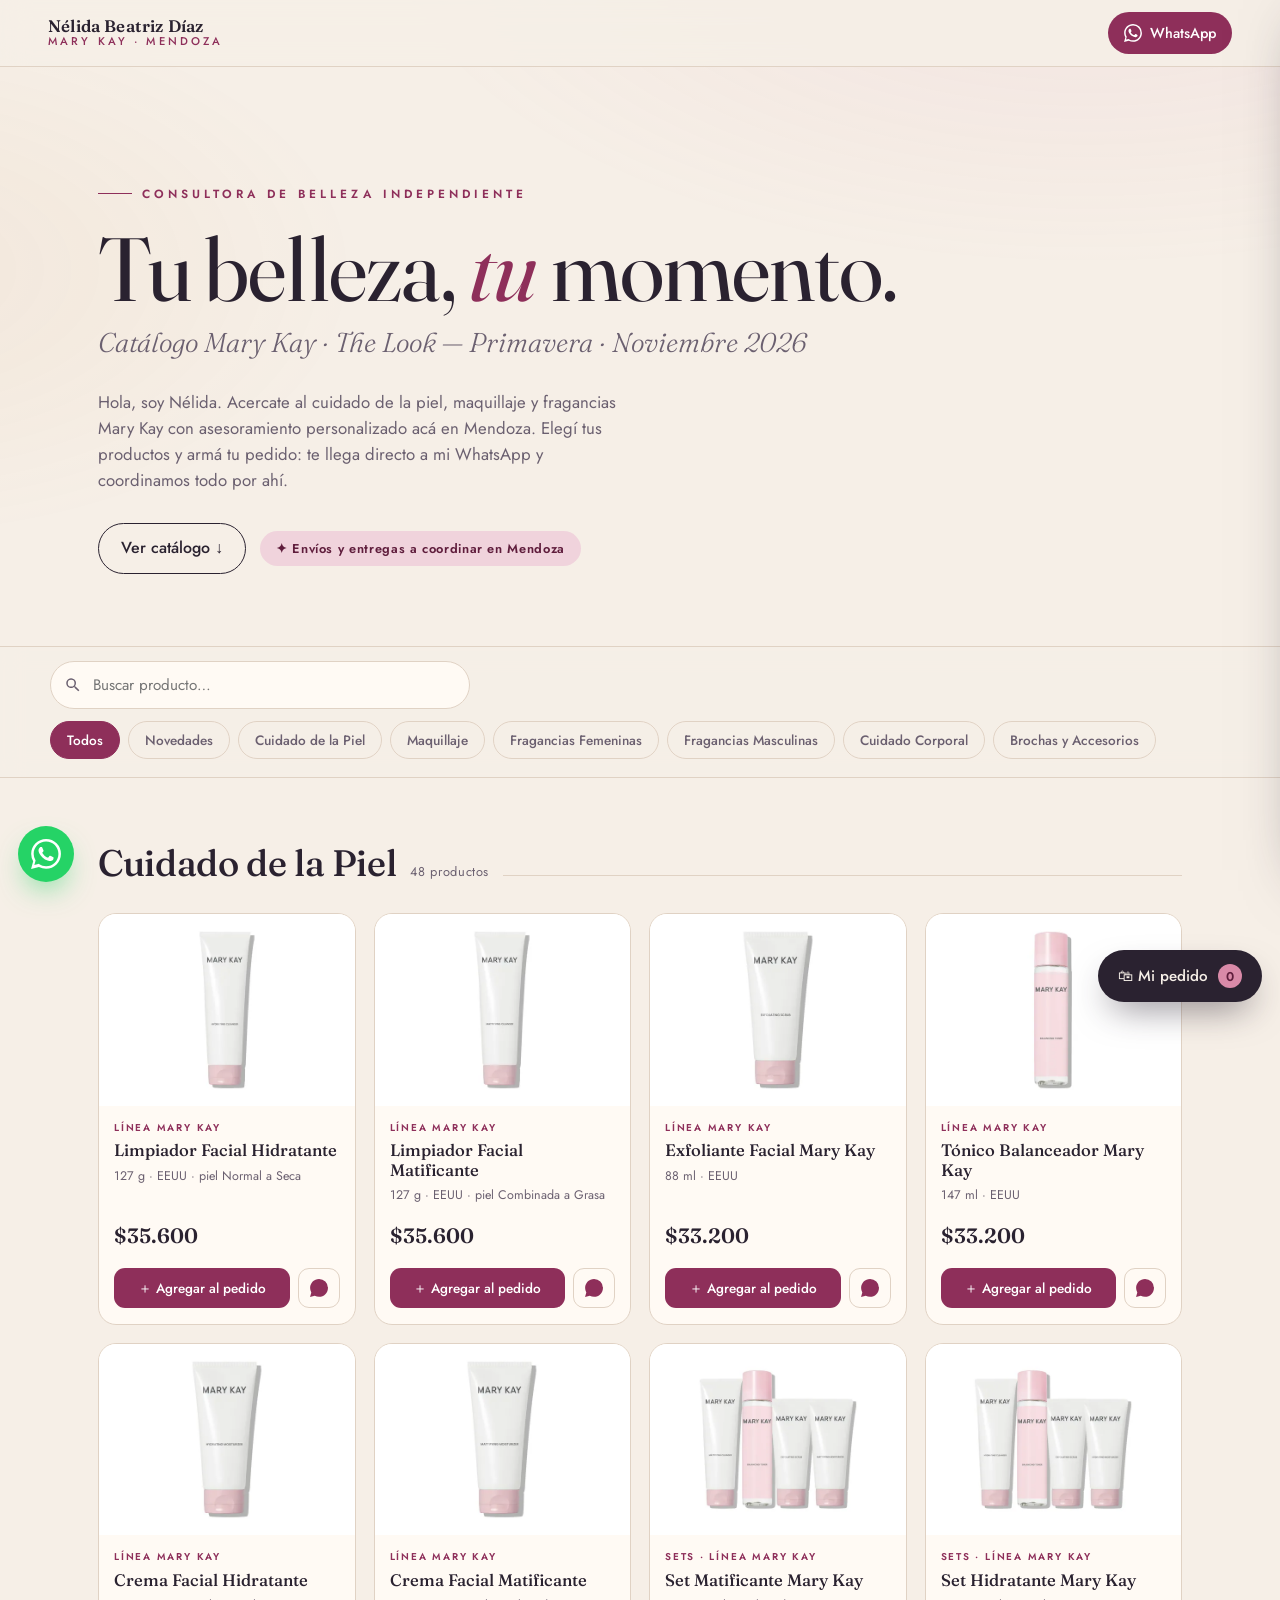
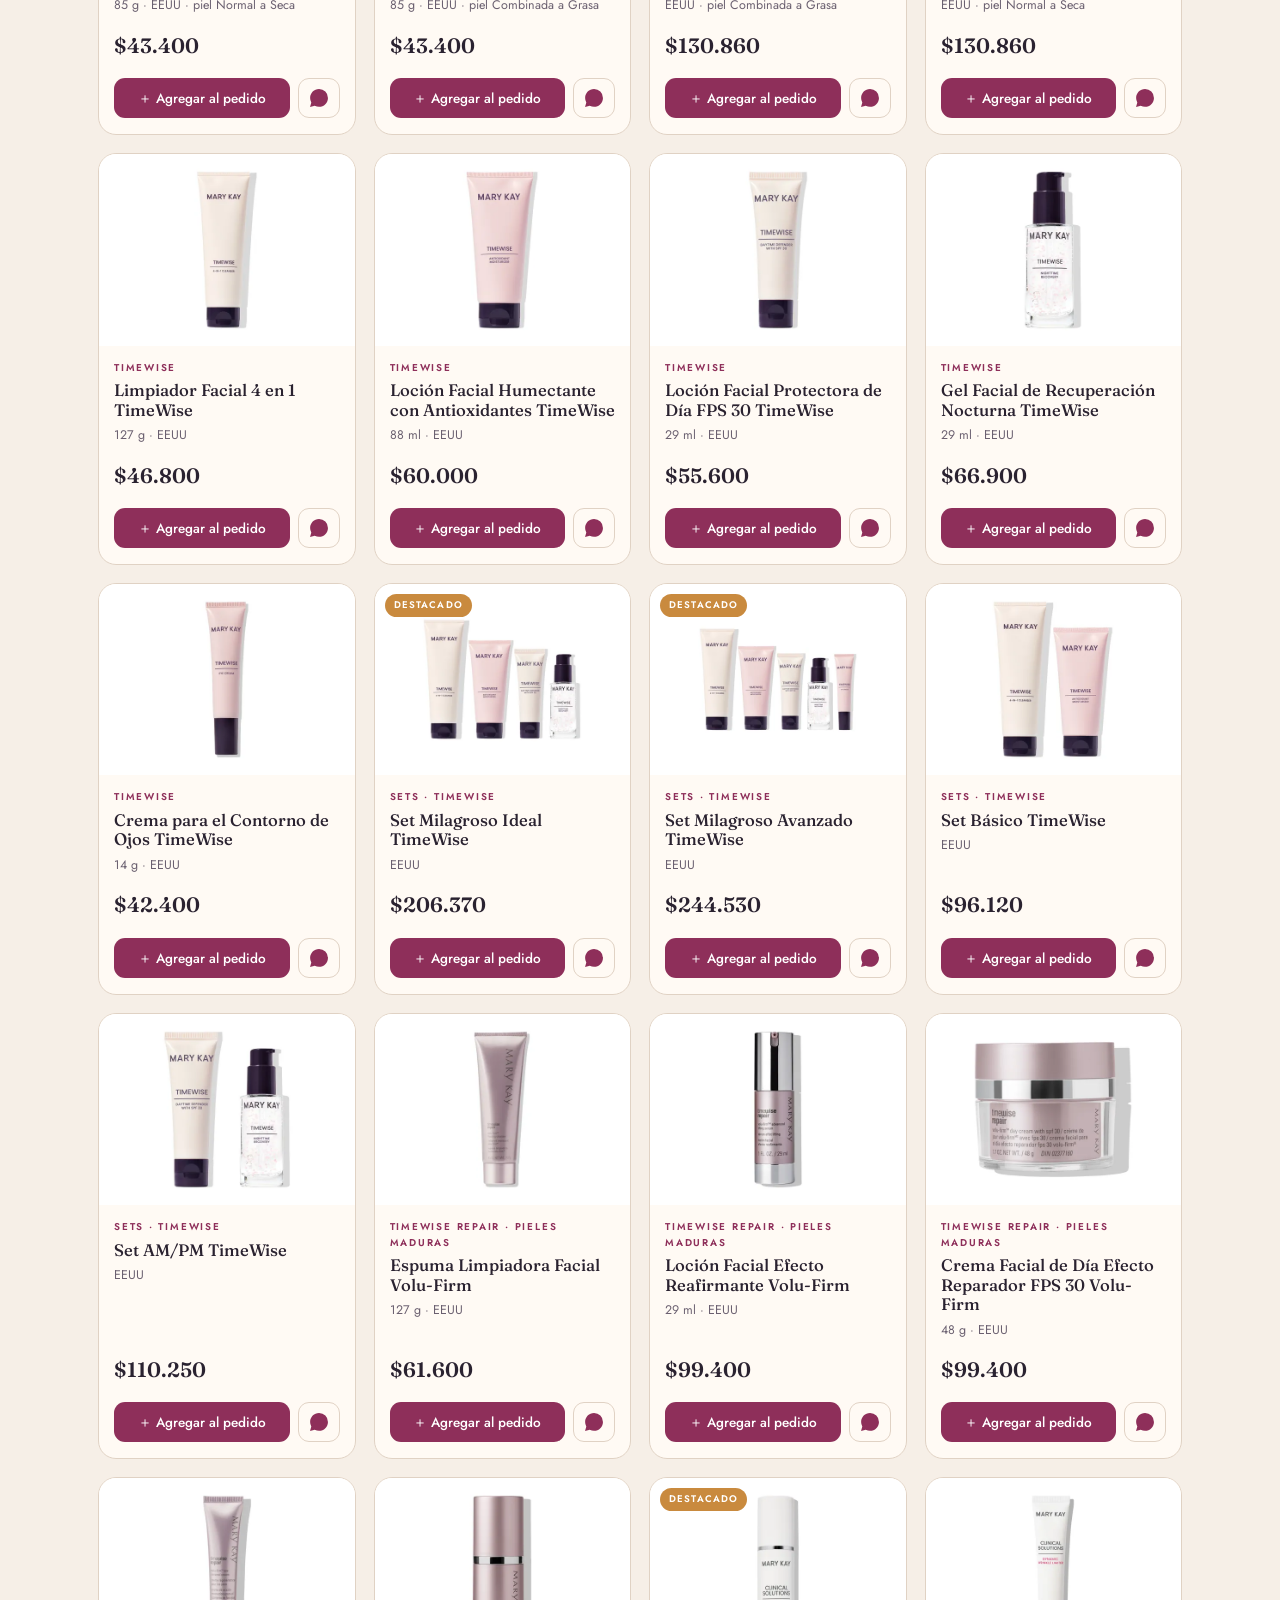
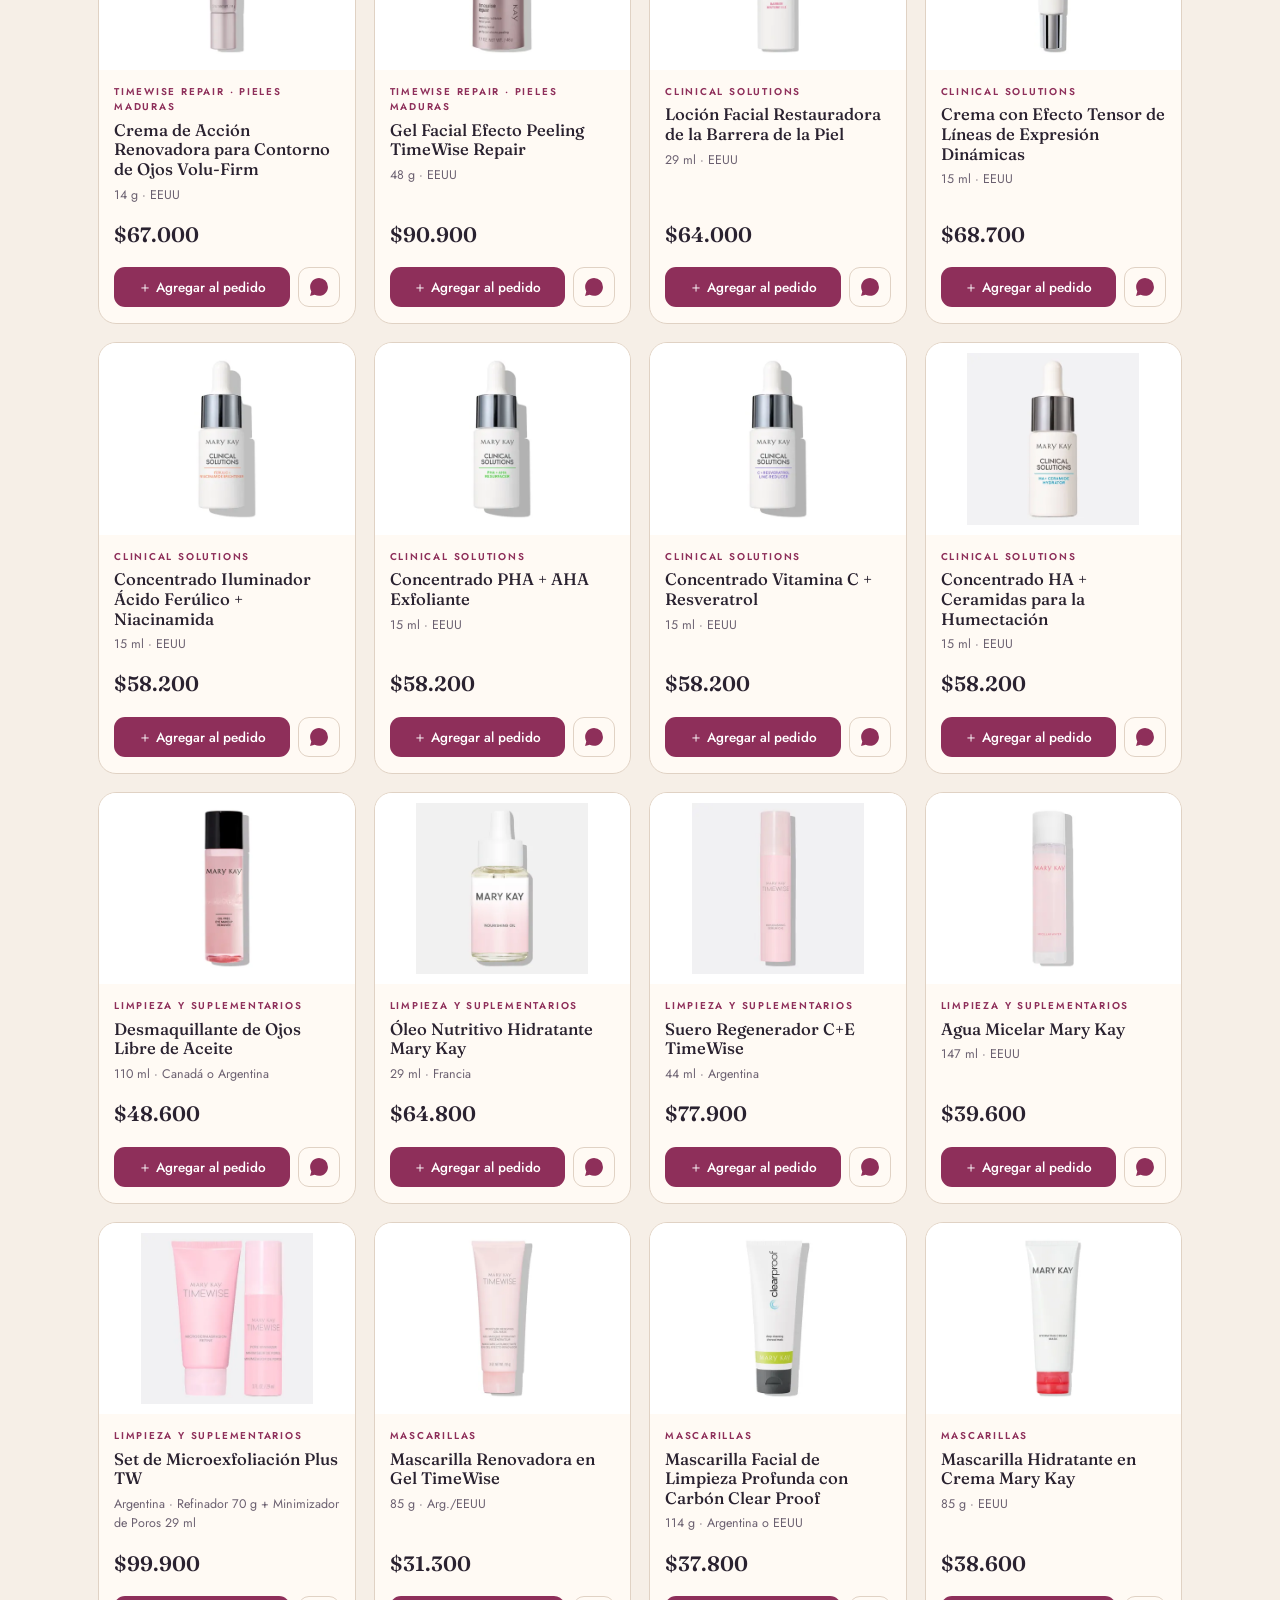
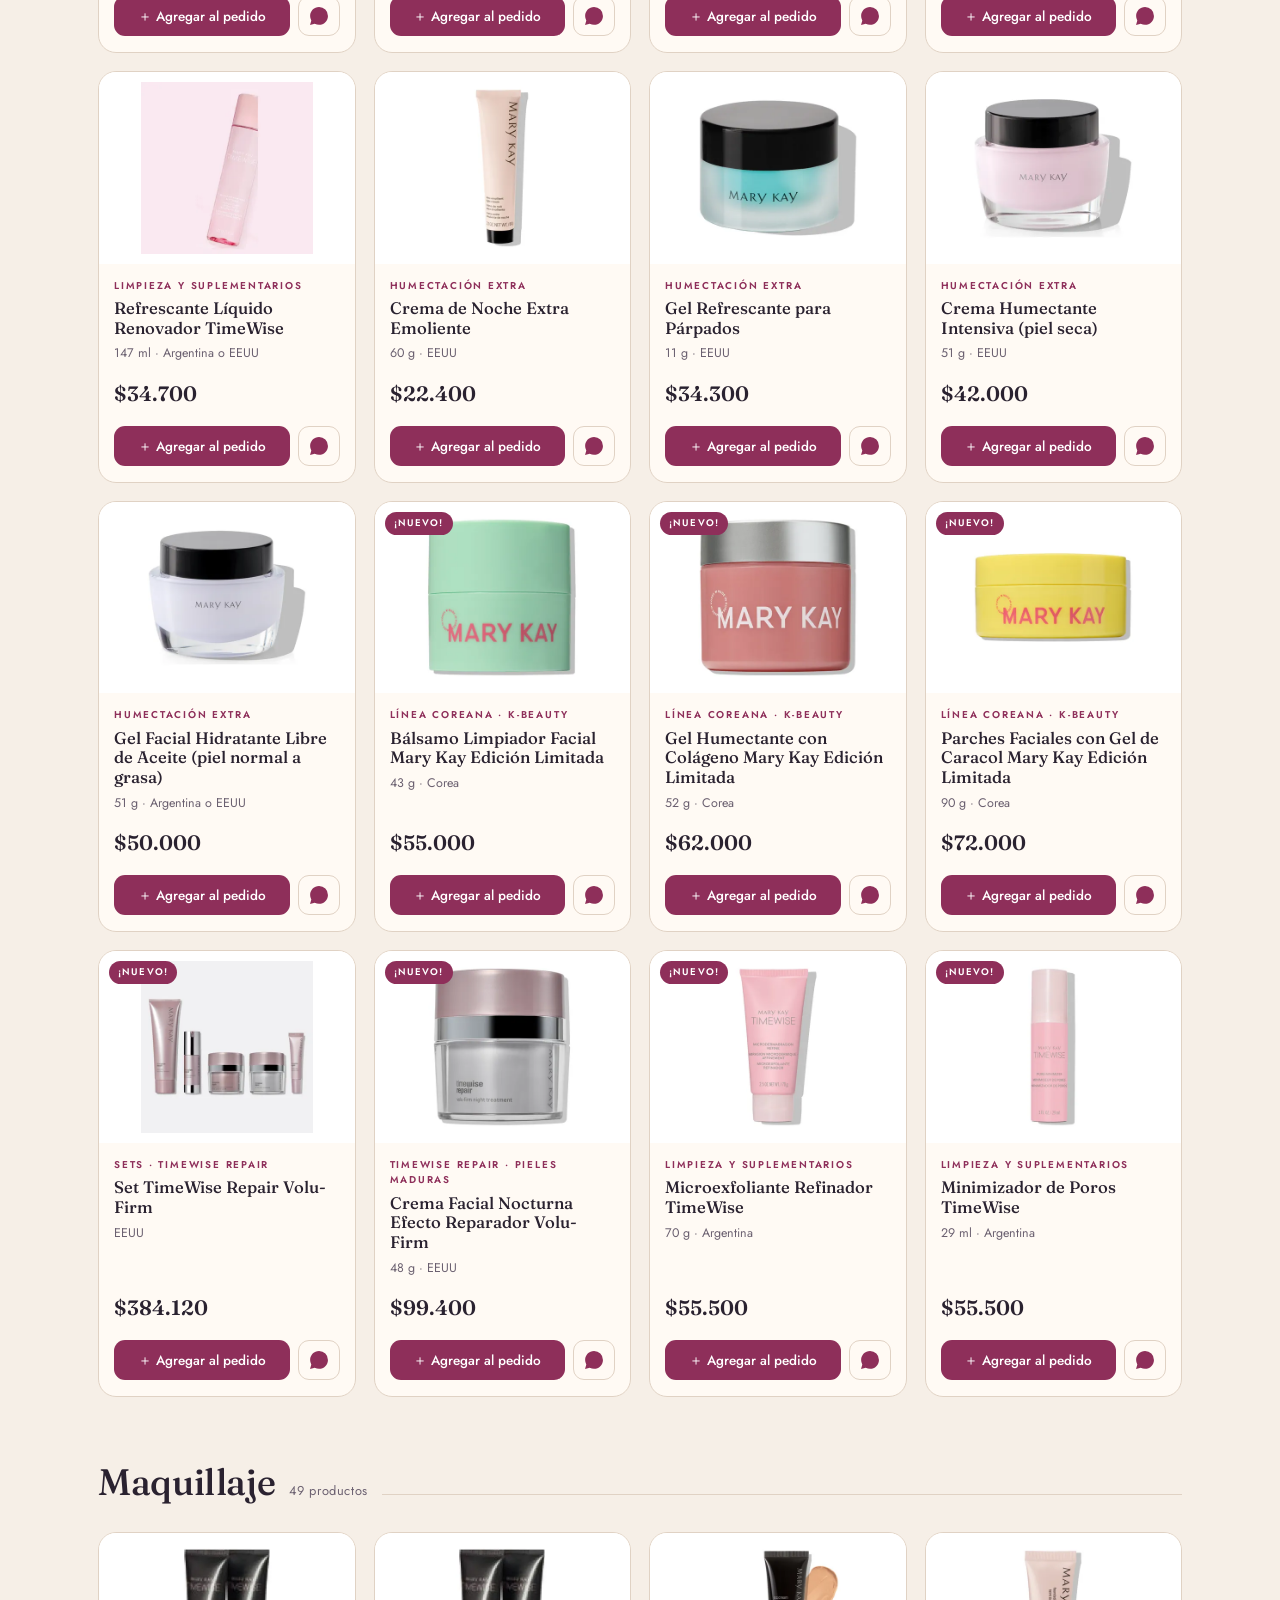
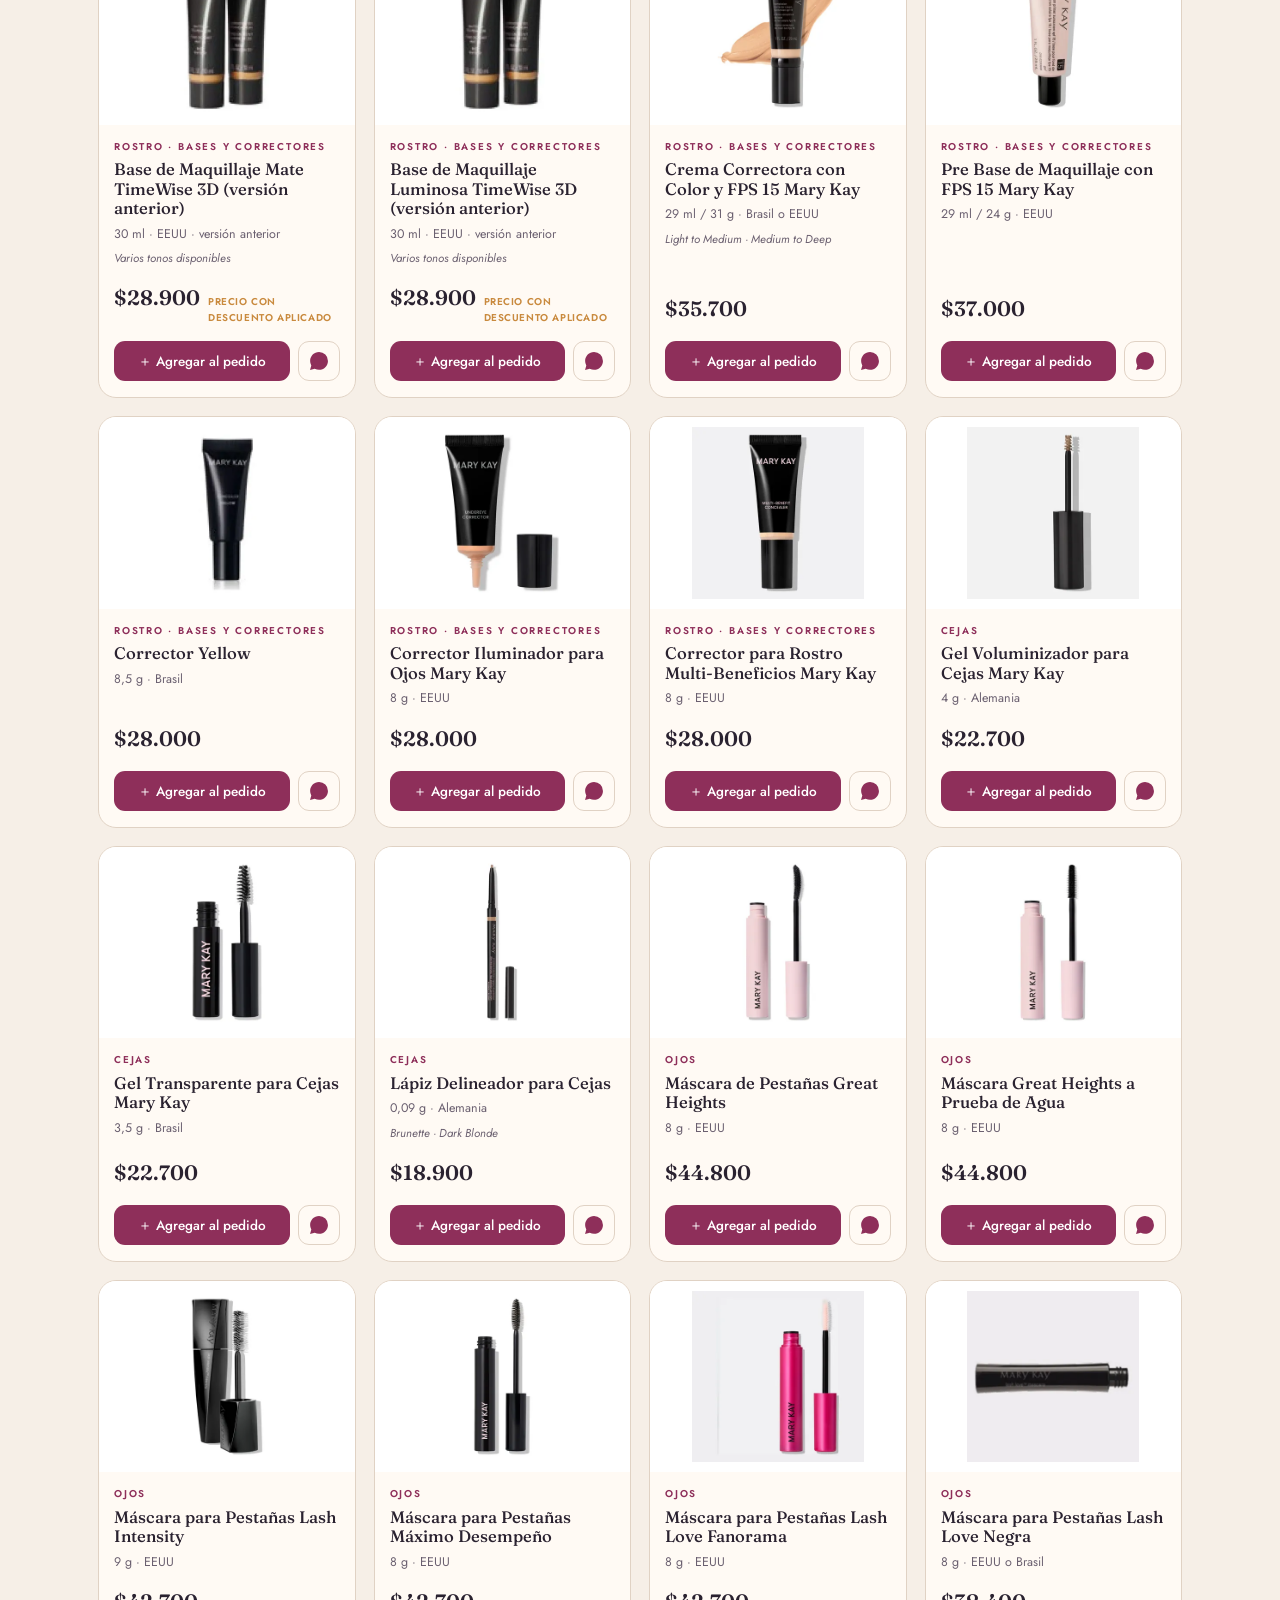
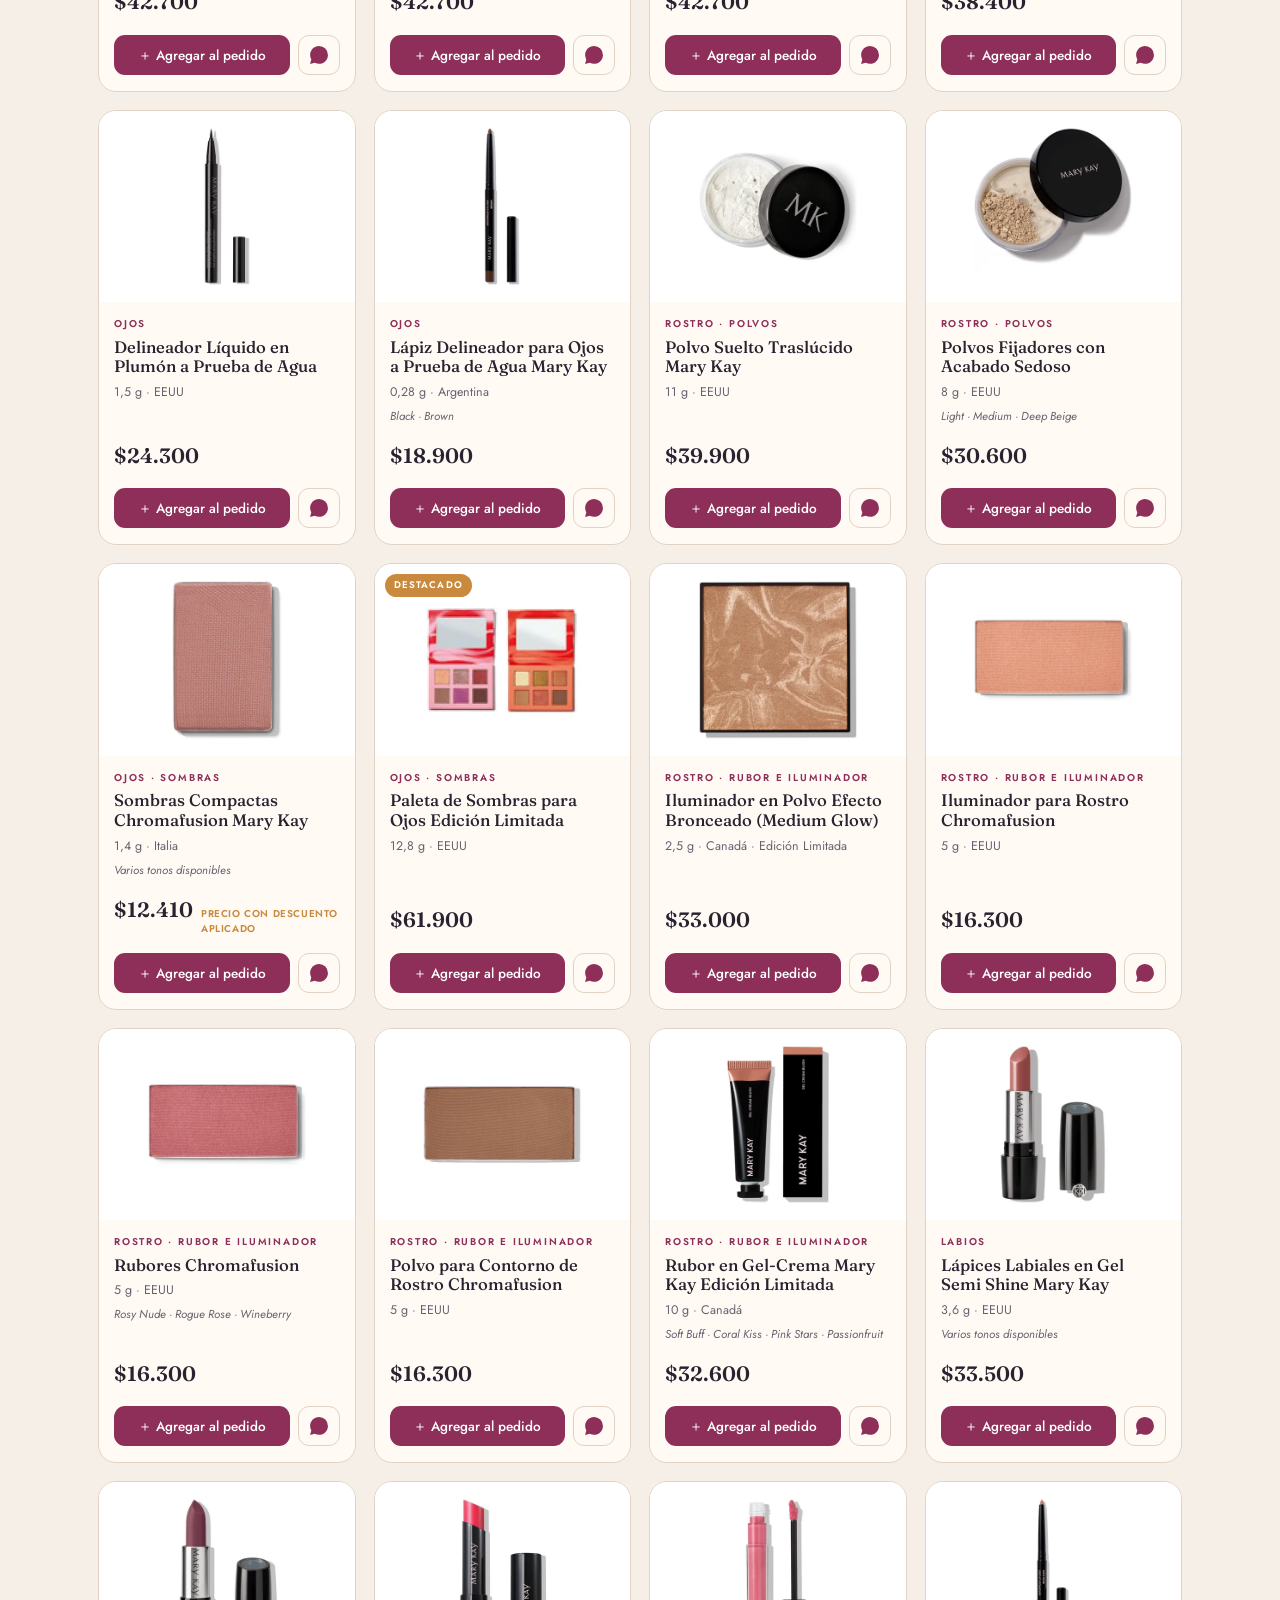
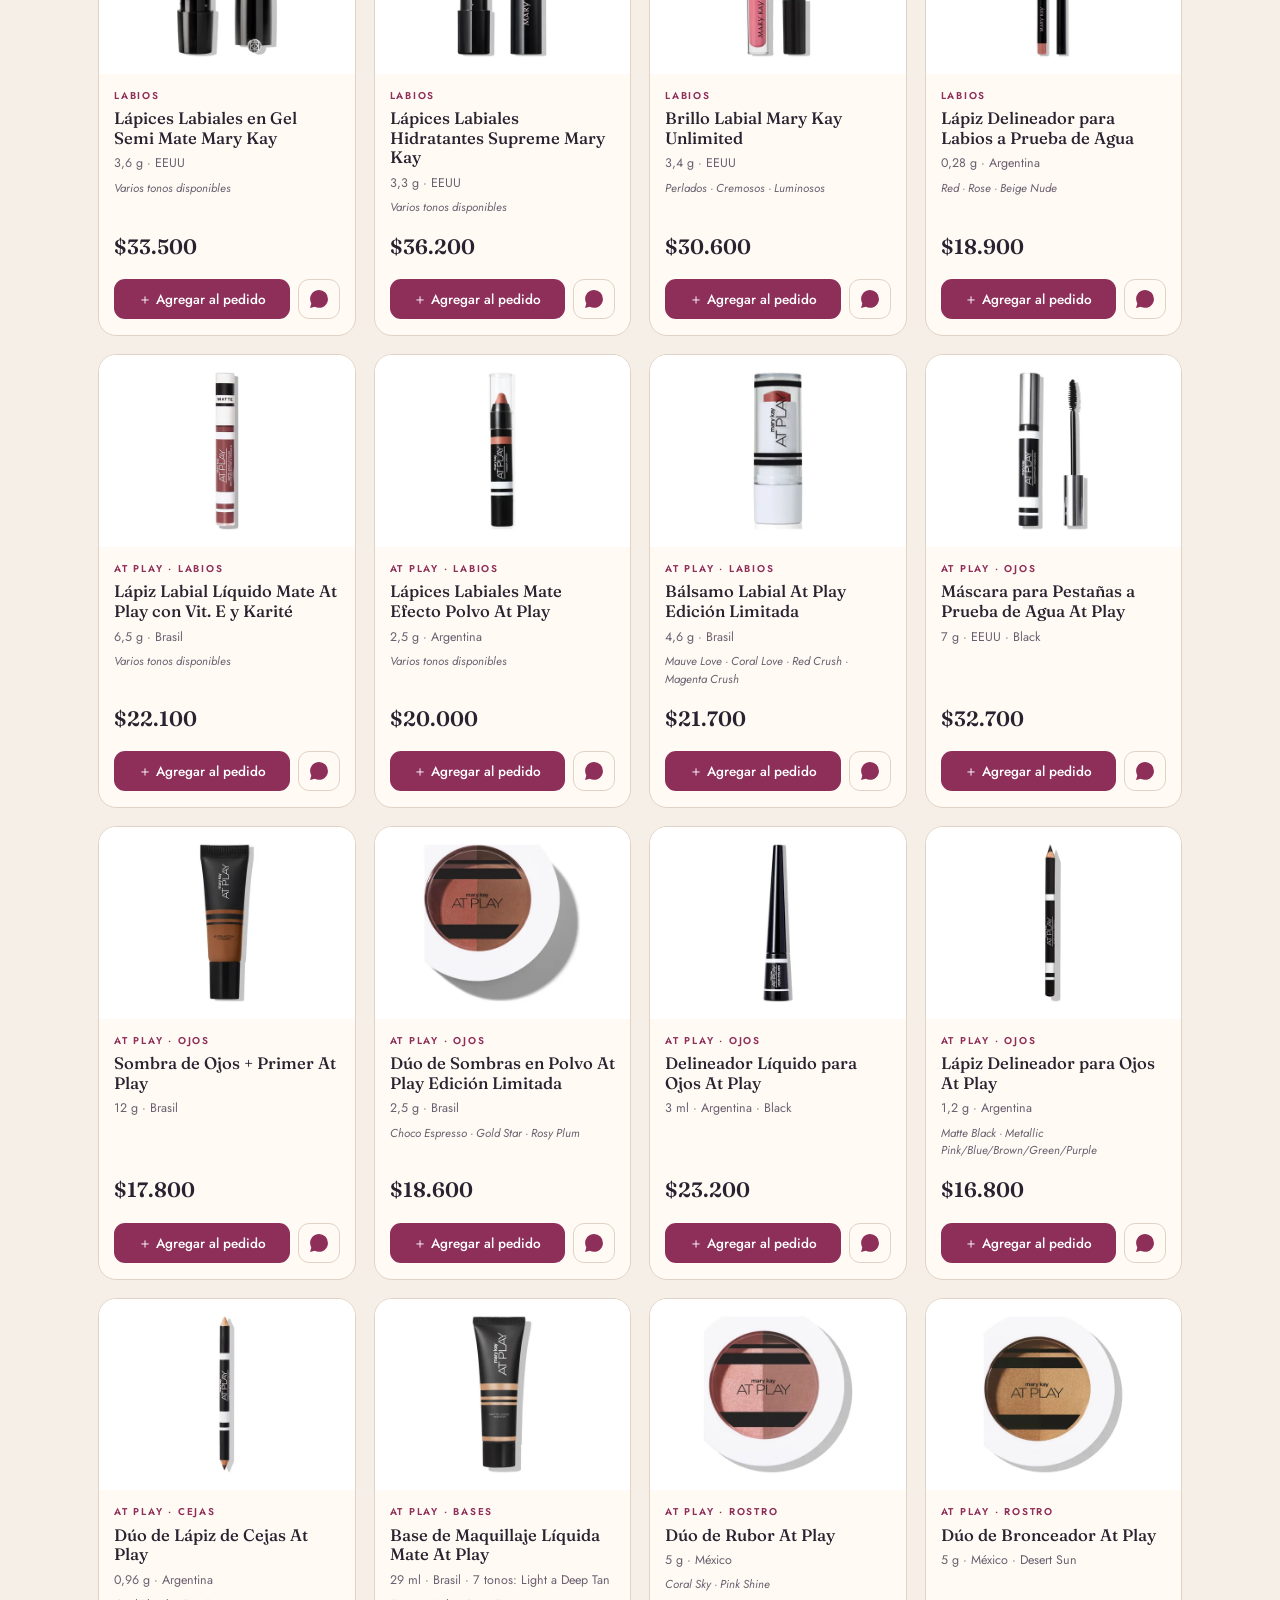
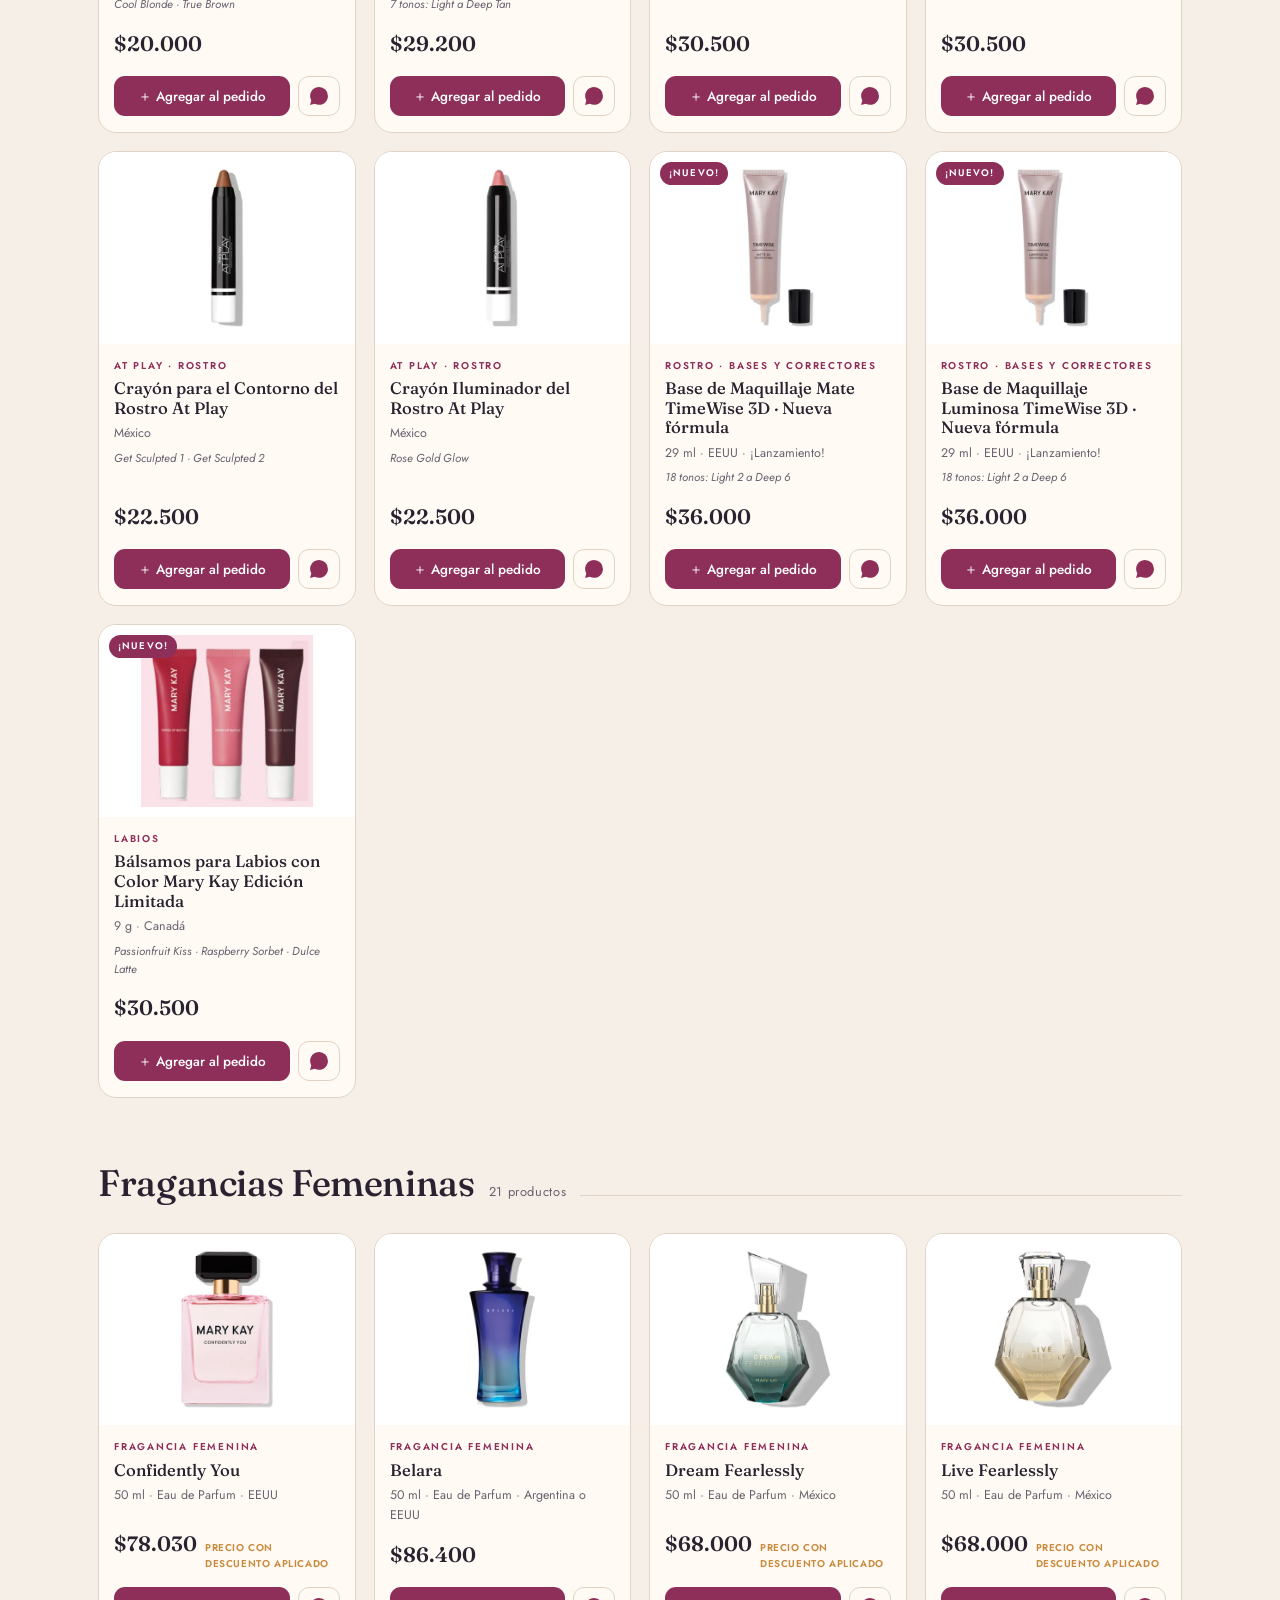
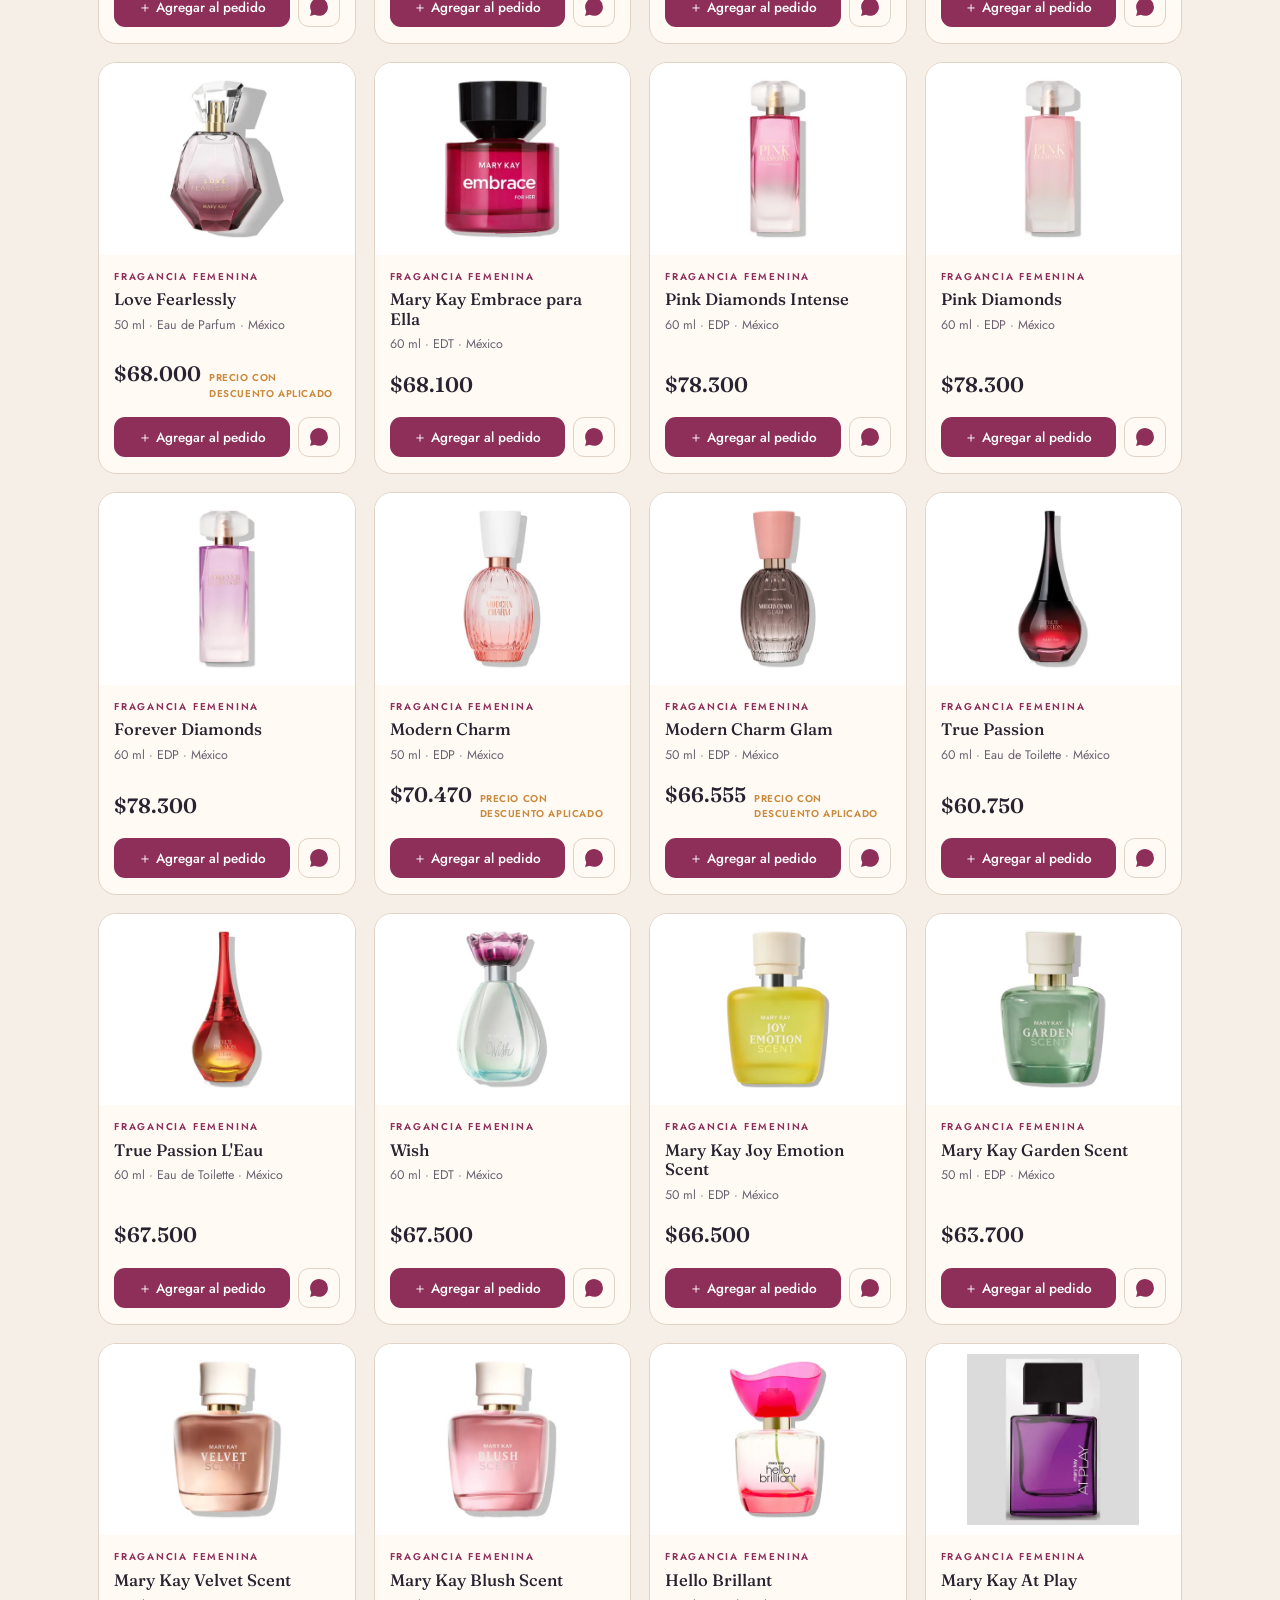
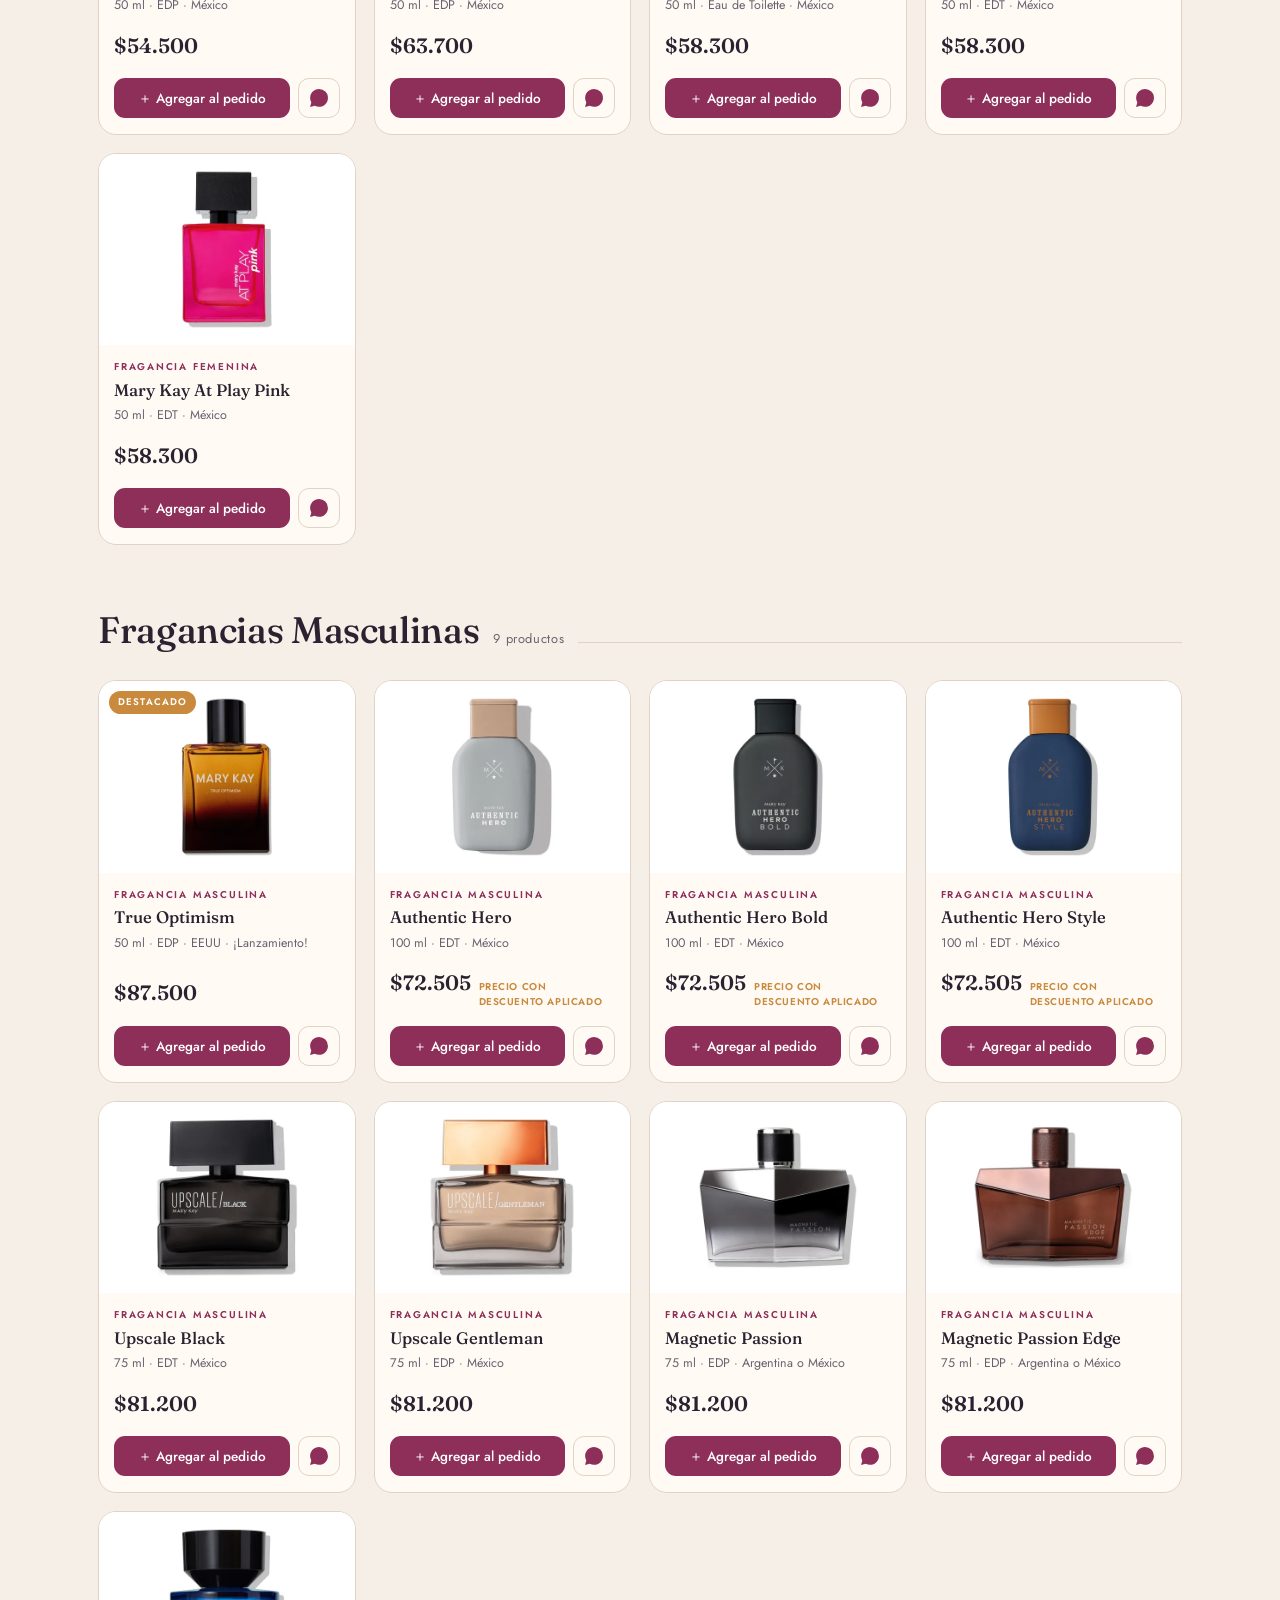
<file: index.html>
<!DOCTYPE html>
<html lang="es-AR">
<head>
<meta charset="UTF-8">
<meta name="viewport" content="width=device-width, initial-scale=1.0">
<meta name="description" content="Catálogo online de Mary Kay de Nélida Beatriz Díaz en Mendoza: cuidado de la piel, maquillaje, fragancias y más. Pedí por WhatsApp.">
<link rel="canonical" href="https://marykay-nelida.vercel.app/">
<!-- Verificación de Google Search Console:
     cuando tengamos el código, descomentá esta línea y pegá el valor:
<meta name="google-site-verification" content="PEGAR_CODIGO_AQUI">
-->
<link rel="icon" href="/favicon.svg" type="image/svg+xml">
<meta property="og:type" content="website">
<meta property="og:locale" content="es_AR">
<meta property="og:title" content="Nélida Beatriz Díaz · Mary Kay · Mendoza">
<meta property="og:description" content="Catálogo online de Mary Kay de Nélida Beatriz Díaz en Mendoza: cuidado de la piel, maquillaje, fragancias y más. Pedí por WhatsApp.">
<meta property="og:url" content="https://marykay-nelida.vercel.app/">
<meta property="og:image" content="https://marykay-nelida.vercel.app/og-image.png">
<meta name="twitter:card" content="summary_large_image">
<title>Nélida Beatriz Díaz · Mary Kay · Mendoza</title>
<link rel="preconnect" href="https://fonts.googleapis.com">
<link rel="preconnect" href="https://fonts.gstatic.com" crossorigin>
<link href="https://fonts.googleapis.com/css2?family=Fraunces:ital,opsz,wght@0,9..144,300..900;1,9..144,300..700&family=Jost:wght@300;400;500;600&display=swap" rel="stylesheet">
<style>
/* ============================================================
   CONFIG — para Nélida:
   • Tu número de WhatsApp ya está cargado abajo (WA_NUMBER).
   • Para agregar una FOTO a un producto: en la lista de productos
     (más abajo, en PRODUCTS), agregá  img:"URL_de_la_foto"  al producto.
     Si no hay foto, se muestra un mosaico elegante automáticamente.
   ============================================================ */
:root{
  --paper:#f6efe7;
  --paper-2:#efe4d8;
  --ink:#2a2230;
  --ink-soft:#6b6070;
  --berry:#8e2f5a;
  --berry-deep:#5f1d3c;
  --rose:#d98aa8;
  --blush:#f0d3dc;
  --amber:#c98a3e;
  --line:#e0d2c4;
  --card:#fffaf4;
  --shadow:0 18px 40px -24px rgba(95,29,60,.45);
  --r:18px;
}
*{box-sizing:border-box;margin:0;padding:0}
html{scroll-behavior:smooth}
body{
  font-family:'Jost',sans-serif;
  background:var(--paper);
  color:var(--ink);
  line-height:1.55;
  -webkit-font-smoothing:antialiased;
  overflow-x:hidden;
}
body::before{
  content:"";position:fixed;inset:0;pointer-events:none;z-index:0;opacity:.5;
  background:
    radial-gradient(1200px 600px at 85% -10%, rgba(217,138,168,.22), transparent 60%),
    radial-gradient(900px 500px at -10% 30%, rgba(201,138,62,.14), transparent 55%);
}
img{display:block;max-width:100%}
a{color:inherit;text-decoration:none}

/* ---------- TOP BAR ---------- */
.topbar{
  position:sticky;top:0;z-index:50;
  display:flex;align-items:center;justify-content:space-between;
  gap:14px;padding:12px clamp(16px,4vw,48px);
  background:rgba(246,239,231,.82);
  backdrop-filter:blur(14px);
  border-bottom:1px solid var(--line);
}
.brand{display:flex;flex-direction:column;line-height:1.05}
.brand b{font-family:'Fraunces',serif;font-weight:600;font-size:1.05rem;letter-spacing:.01em}
.brand span{font-size:.7rem;letter-spacing:.28em;text-transform:uppercase;color:var(--berry);font-weight:500}
.wa-btn{
  display:inline-flex;align-items:center;gap:8px;
  background:var(--berry);color:#fff;font-weight:500;
  padding:10px 16px;border-radius:999px;font-size:.9rem;
  box-shadow:var(--shadow);transition:.25s;white-space:nowrap;
}
.wa-btn:hover{background:var(--berry-deep);transform:translateY(-1px)}
.wa-btn svg{width:18px;height:18px;fill:#fff}

/* ---------- HERO ---------- */
.hero{
  position:relative;z-index:1;
  padding:clamp(48px,9vw,110px) clamp(16px,4vw,48px) clamp(36px,6vw,72px);
  max-width:1180px;margin:0 auto;
}
.eyebrow{
  display:inline-flex;align-items:center;gap:10px;
  font-size:.74rem;letter-spacing:.34em;text-transform:uppercase;
  color:var(--berry);font-weight:600;margin-bottom:22px;
}
.eyebrow::before{content:"";width:34px;height:1px;background:var(--berry)}
.hero h1{
  font-family:'Fraunces',serif;font-weight:400;
  font-size:clamp(2.6rem,8vw,5.6rem);line-height:.98;
  letter-spacing:-.01em;margin-bottom:8px;
}
.hero h1 em{font-style:italic;color:var(--berry)}
.hero .sub{
  font-family:'Fraunces',serif;font-style:italic;font-weight:300;
  font-size:clamp(1.15rem,3vw,1.7rem);color:var(--ink-soft);margin-bottom:26px;
}
.hero p.lead{max-width:54ch;color:var(--ink-soft);font-size:1.05rem;margin-bottom:30px}
.hero-cta{display:flex;flex-wrap:wrap;gap:14px;align-items:center}
.ghost-btn{
  display:inline-flex;align-items:center;gap:8px;
  padding:12px 22px;border:1.5px solid var(--ink);border-radius:999px;
  font-weight:500;transition:.25s;
}
.ghost-btn:hover{background:var(--ink);color:var(--paper)}
.season-chip{
  display:inline-flex;align-items:center;gap:8px;
  background:var(--blush);color:var(--berry-deep);
  padding:8px 16px;border-radius:999px;font-size:.8rem;font-weight:600;
  letter-spacing:.05em;
}

/* ---------- CONTROLS ---------- */
.controls{
  position:sticky;top:60px;z-index:40;
  background:rgba(246,239,231,.9);backdrop-filter:blur(12px);
  border-top:1px solid var(--line);border-bottom:1px solid var(--line);
  padding:14px clamp(16px,4vw,48px);
}
.controls-inner{max-width:1180px;margin:0 auto;display:flex;flex-direction:column;gap:12px}
.search-wrap{position:relative;max-width:420px;width:100%}
.search-wrap svg{position:absolute;left:14px;top:50%;transform:translateY(-50%);width:18px;height:18px;fill:var(--ink-soft)}
#search{
  width:100%;padding:12px 16px 12px 42px;border-radius:999px;
  border:1.5px solid var(--line);background:var(--card);
  font-family:inherit;font-size:.95rem;color:var(--ink);
}
#search:focus{outline:none;border-color:var(--rose)}
.chips{display:flex;gap:8px;overflow-x:auto;padding-bottom:4px;-webkit-overflow-scrolling:touch}
.chips::-webkit-scrollbar{height:0}
.chip{
  white-space:nowrap;padding:8px 16px;border-radius:999px;
  border:1.5px solid var(--line);background:transparent;color:var(--ink-soft);
  font-family:inherit;font-size:.85rem;font-weight:500;cursor:pointer;transition:.2s;
}
.chip:hover{border-color:var(--rose);color:var(--ink)}
.chip.active{background:var(--berry);border-color:var(--berry);color:#fff}

/* ---------- GRID ---------- */
main{position:relative;z-index:1;max-width:1180px;margin:0 auto;padding:clamp(28px,5vw,56px) clamp(16px,4vw,48px) 140px}
.cat-block{margin-bottom:56px;scroll-margin-top:140px}
.cat-head{display:flex;align-items:baseline;gap:14px;margin-bottom:22px;flex-wrap:wrap}
.cat-head h2{font-family:'Fraunces',serif;font-weight:500;font-size:clamp(1.5rem,4vw,2.3rem);letter-spacing:-.01em}
.cat-head .count{font-size:.8rem;color:var(--ink-soft);letter-spacing:.05em}
.cat-head .rule{flex:1;height:1px;background:var(--line);min-width:30px}
.grid{display:grid;grid-template-columns:repeat(auto-fill,minmax(230px,1fr));gap:18px}
.card{
  background:var(--card);border:1px solid var(--line);border-radius:var(--r);
  overflow:hidden;display:flex;flex-direction:column;transition:.28s;position:relative;
}
.card:hover{transform:translateY(-4px);box-shadow:var(--shadow);border-color:var(--rose)}
.thumb{aspect-ratio:4/3;position:relative;overflow:hidden;background:linear-gradient(135deg,var(--blush),var(--paper-2))}
.thumb img{width:100%;height:100%;object-fit:cover}
.thumb-fallback{
  position:absolute;inset:0;display:flex;flex-direction:column;
  align-items:center;justify-content:center;gap:8px;color:var(--berry);
}
.thumb-fallback .mono{font-family:'Fraunces',serif;font-size:2.6rem;font-weight:500;opacity:.85;line-height:1}
.thumb-fallback small{font-size:.62rem;letter-spacing:.28em;text-transform:uppercase;color:var(--berry-deep);opacity:.7}
.flag{
  position:absolute;top:10px;left:10px;background:var(--amber);color:#fff;
  font-size:.6rem;font-weight:600;letter-spacing:.12em;text-transform:uppercase;
  padding:4px 9px;border-radius:999px;
}
.card-body{padding:14px 15px 16px;display:flex;flex-direction:column;flex:1;gap:6px}
.tag{font-size:.62rem;letter-spacing:.18em;text-transform:uppercase;color:var(--berry);font-weight:600}
.card h3{font-family:'Fraunces',serif;font-weight:500;font-size:1.04rem;line-height:1.18}
.meta{font-size:.78rem;color:var(--ink-soft);min-height:1.1em}
.tones{font-size:.72rem;color:var(--ink-soft);font-style:italic}
.price-row{margin-top:auto;display:flex;align-items:baseline;gap:8px;padding-top:8px}
.price{font-family:'Fraunces',serif;font-weight:600;font-size:1.3rem;color:var(--ink)}
.price-note{font-size:.62rem;color:var(--amber);font-weight:600;text-transform:uppercase;letter-spacing:.06em}
.card-actions{display:flex;gap:8px;margin-top:10px}
.add-btn{
  flex:1;display:inline-flex;align-items:center;justify-content:center;gap:7px;
  background:var(--berry);color:#fff;border:none;border-radius:11px;
  padding:10px;font-family:inherit;font-size:.85rem;font-weight:500;cursor:pointer;transition:.2s;
}
.add-btn:hover{background:var(--berry-deep)}
.add-btn.added{background:#3f7d4f}
.ask-btn{
  display:inline-flex;align-items:center;justify-content:center;
  width:42px;border:1.5px solid var(--line);border-radius:11px;background:transparent;cursor:pointer;transition:.2s;
}
.ask-btn:hover{border-color:var(--rose);background:var(--blush)}
.ask-btn svg{width:18px;height:18px;fill:var(--berry)}
.no-results{text-align:center;color:var(--ink-soft);padding:60px 0;font-style:italic;font-family:'Fraunces',serif;font-size:1.2rem}

/* ---------- FLOATING ORDER BUTTON ---------- */
.order-fab{
  position:fixed;right:18px;bottom:18px;z-index:60;
  display:flex;align-items:center;gap:10px;
  background:var(--ink);color:var(--paper);
  padding:14px 20px;border-radius:999px;border:none;cursor:pointer;
  font-family:inherit;font-size:.95rem;font-weight:500;
  box-shadow:0 16px 36px -12px rgba(42,34,48,.6);
  transform:translateY(120px);transition:.35s cubic-bezier(.2,.8,.2,1);
}
.order-fab.show{transform:translateY(0)}
.order-fab .badge{
  background:var(--rose);color:var(--berry-deep);min-width:24px;height:24px;
  border-radius:999px;display:inline-flex;align-items:center;justify-content:center;
  font-size:.8rem;font-weight:600;padding:0 6px;
}
.wa-float{
  position:fixed;left:18px;bottom:18px;z-index:55;
  width:56px;height:56px;border-radius:50%;background:#25D366;
  display:flex;align-items:center;justify-content:center;
  box-shadow:0 14px 30px -10px rgba(37,211,102,.7);transition:.25s;
}
.wa-float:hover{transform:scale(1.07)}
.wa-float svg{width:30px;height:30px;fill:#fff}

/* ---------- ORDER DRAWER ---------- */
.overlay{
  position:fixed;inset:0;z-index:70;background:rgba(42,34,48,.45);
  backdrop-filter:blur(3px);opacity:0;pointer-events:none;transition:.3s;
}
.overlay.show{opacity:1;pointer-events:auto}
.drawer{
  position:fixed;top:0;right:0;height:100%;width:min(420px,100%);z-index:80;
  background:var(--paper);border-left:1px solid var(--line);
  display:flex;flex-direction:column;
  transform:translateX(105%);transition:.38s cubic-bezier(.2,.8,.2,1);
  box-shadow:-20px 0 60px -30px rgba(42,34,48,.6);
}
.drawer.show{transform:translateX(0)}
.drawer-head{padding:20px 22px;border-bottom:1px solid var(--line);display:flex;align-items:center;justify-content:space-between}
.drawer-head h2{font-family:'Fraunces',serif;font-weight:500;font-size:1.4rem}
.drawer-head p{font-size:.78rem;color:var(--ink-soft)}
.close-x{background:none;border:none;cursor:pointer;font-size:1.6rem;color:var(--ink-soft);line-height:1;padding:4px}
.drawer-body{flex:1;overflow-y:auto;padding:14px 18px}
.empty-cart{text-align:center;color:var(--ink-soft);padding:50px 16px;font-style:italic;font-family:'Fraunces',serif}
.line-item{display:flex;gap:12px;padding:13px 0;border-bottom:1px solid var(--line)}
.line-item .li-info{flex:1;min-width:0}
.line-item h4{font-size:.92rem;font-weight:500;line-height:1.2}
.line-item .li-meta{font-size:.74rem;color:var(--ink-soft)}
.li-controls{display:flex;align-items:center;gap:8px;margin-top:7px}
.qty-btn{width:26px;height:26px;border-radius:8px;border:1.5px solid var(--line);background:var(--card);cursor:pointer;font-size:1rem;line-height:1;color:var(--ink);display:flex;align-items:center;justify-content:center}
.qty-btn:hover{border-color:var(--rose)}
.qty-num{min-width:22px;text-align:center;font-weight:600}
.li-right{text-align:right;display:flex;flex-direction:column;align-items:flex-end;gap:6px}
.li-price{font-family:'Fraunces',serif;font-weight:600}
.li-remove{background:none;border:none;color:var(--ink-soft);font-size:.72rem;cursor:pointer;text-decoration:underline}
.li-remove:hover{color:var(--berry)}
.drawer-foot{padding:18px 22px;border-top:1px solid var(--line);background:var(--paper-2)}
.total-row{display:flex;justify-content:space-between;align-items:baseline;margin-bottom:14px}
.total-row span{font-size:.85rem;color:var(--ink-soft);letter-spacing:.06em;text-transform:uppercase}
.total-row b{font-family:'Fraunces',serif;font-size:1.7rem;font-weight:600}
.send-order{
  width:100%;display:inline-flex;align-items:center;justify-content:center;gap:10px;
  background:#25D366;color:#fff;border:none;border-radius:14px;padding:15px;
  font-family:inherit;font-size:1.02rem;font-weight:600;cursor:pointer;transition:.2s;
}
.send-order:hover{filter:brightness(.95)}
.send-order svg{width:22px;height:22px;fill:#fff}
.drawer-foot small{display:block;text-align:center;color:var(--ink-soft);font-size:.72rem;margin-top:10px;line-height:1.4}

/* ---------- FOOTER ---------- */
footer{position:relative;z-index:1;background:var(--berry-deep);color:#f3e2e9;padding:clamp(40px,7vw,72px) clamp(16px,4vw,48px)}
.foot-inner{max-width:1180px;margin:0 auto;display:grid;gap:34px;grid-template-columns:repeat(auto-fit,minmax(220px,1fr))}
footer h3{font-family:'Fraunces',serif;font-weight:500;font-size:1.7rem;margin-bottom:6px}
footer .role{font-size:.72rem;letter-spacing:.28em;text-transform:uppercase;color:var(--rose);margin-bottom:16px}
footer p{font-size:.92rem;color:#e6cdd6;margin-bottom:8px}
.foot-wa{display:inline-flex;align-items:center;gap:9px;background:#25D366;color:#fff;padding:11px 18px;border-radius:999px;font-weight:600;margin-top:8px}
.foot-wa svg{width:18px;height:18px;fill:#fff}
.foot-col h5{font-size:.72rem;letter-spacing:.22em;text-transform:uppercase;color:var(--rose);margin-bottom:12px}
.foot-col a,.foot-col span{display:block;font-size:.9rem;color:#e6cdd6;margin-bottom:7px;cursor:pointer}
.foot-col a:hover{color:#fff}
.disclaimer{max-width:1180px;margin:34px auto 0;padding-top:22px;border-top:1px solid rgba(243,226,233,.18);font-size:.74rem;color:#caa6b4;line-height:1.6}

@media(max-width:600px){
  .controls{top:58px}
  .grid{grid-template-columns:repeat(auto-fill,minmax(160px,1fr));gap:12px}
  .wa-btn span.full{display:none}
  .order-fab{right:12px;bottom:12px}
  .wa-float{left:12px;bottom:12px}
}

.thumb.has-img{background:#fff}
.thumb.has-img img{object-fit:contain;padding:10px}
.flag.new{background:var(--berry)}
.flag.out{left:auto;right:10px;background:#6b6b6b}
.card.is-out .price{opacity:.55}
.add-btn[disabled]{background:#b9a9b0;cursor:not-allowed}
a.add-btn{text-decoration:none}
.privacy{max-width:1180px;margin:14px auto 0;font-size:.72rem;color:#caa6b4;line-height:1.6}
.privacy-btn{background:none;border:1px solid rgba(243,226,233,.35);color:#f3e2e9;border-radius:999px;padding:3px 10px;margin-left:6px;font:inherit;cursor:pointer}
.zoom-btn{all:unset;display:block;width:100%;height:100%;cursor:zoom-in}
.zoom-btn:focus-visible{outline:3px solid #8e2b5c;outline-offset:-3px}
.lb{position:fixed;inset:0;z-index:1000;background:rgba(20,10,16,.88);display:flex;align-items:center;justify-content:center;padding:16px;opacity:0;transition:opacity .18s}
.lb.show{opacity:1}.lb[hidden]{display:none}
.lb-fig{margin:0;display:flex;flex-direction:column;align-items:center;max-width:100%;max-height:100%}
.lb-img{max-width:min(92vw,1100px);max-height:82vh;width:auto;height:auto;background:#fff;border-radius:12px;object-fit:contain}
.lb-cap{color:#fff;margin-top:10px;font-size:15px;text-align:center}
.lb-close{position:absolute;top:10px;right:12px;width:48px;height:48px;border-radius:50%;border:0;background:#fff;color:#8e2b5c;font-size:32px;line-height:48px;cursor:pointer}
.lb-close:focus-visible{outline:3px solid #f3c;}
html.lb-open,html.lb-open body{overflow:hidden}
</style>
</head>
<body>

<!-- TOP BAR -->
<header class="topbar">
  <div class="brand">
    <b>Nélida Beatriz Díaz</b>
    <span>Mary Kay · Mendoza</span>
  </div>
  <a class="wa-btn" id="topWa" href="https://api.whatsapp.com/send?phone=5492615119576&amp;text=%C2%A1Hola%20N%C3%A9lida%21%20Te%20escribo%20desde%20tu%20cat%C3%A1logo%20online%20de%20Mary%20Kay.%20Quer%C3%ADa%20hacerte%20una%20consulta%20%F0%9F%98%8A" target="_blank" rel="noopener noreferrer">
    <svg viewBox="0 0 24 24"><path d="M.057 24l1.687-6.163a11.867 11.867 0 01-1.587-5.946C.16 5.335 5.495 0 12.05 0a11.817 11.817 0 018.413 3.488 11.824 11.824 0 013.48 8.414c-.003 6.557-5.338 11.892-11.893 11.892a11.9 11.9 0 01-5.688-1.448L.057 24zm6.597-3.807c1.676.995 3.276 1.591 5.392 1.592 5.448 0 9.886-4.434 9.889-9.885.002-5.462-4.415-9.89-9.881-9.892-5.452 0-9.887 4.434-9.889 9.884a9.86 9.86 0 001.51 5.26l-.999 3.648 3.748-.957zm11.387-5.464c-.074-.124-.272-.198-.57-.347-.297-.149-1.758-.868-2.031-.967-.272-.099-.47-.149-.669.149-.198.297-.768.967-.941 1.165-.173.198-.347.223-.644.074-.297-.149-1.255-.462-2.39-1.475-.883-.788-1.48-1.761-1.653-2.059-.173-.297-.018-.458.13-.606.134-.133.297-.347.446-.521.151-.172.2-.296.3-.495.099-.198.05-.372-.025-.521-.075-.148-.669-1.611-.916-2.206-.242-.579-.487-.501-.669-.51l-.57-.01c-.198 0-.52.074-.792.372s-1.04 1.016-1.04 2.479 1.065 2.876 1.213 3.074c.149.198 2.096 3.2 5.077 4.487.709.306 1.263.489 1.694.626.712.226 1.36.194 1.872.118.571-.085 1.758-.719 2.006-1.413.248-.695.248-1.29.173-1.414z"/></svg>
    <span class="full">WhatsApp</span>
  </a>
</header>

<!-- HERO -->
<section class="hero">
  <span class="eyebrow">Consultora de Belleza Independiente</span>
  <h1>Tu belleza, <em>tu</em> momento.</h1>
  <p class="sub">Catálogo Mary Kay · The Look — Primavera · Noviembre 2026</p>
  <p class="lead">Hola, soy Nélida. Acercate al cuidado de la piel, maquillaje y fragancias Mary Kay con asesoramiento personalizado acá en Mendoza. Elegí tus productos y armá tu pedido: te llega directo a mi WhatsApp y coordinamos todo por ahí.</p>
  <div class="hero-cta">
    <a class="ghost-btn" href="#catalogo">Ver catálogo ↓</a>
    <span class="season-chip">✦ Envíos y entregas a coordinar en Mendoza</span>
  </div>
</section>

<!-- CONTROLS -->
<div class="controls" id="catalogo">
  <div class="controls-inner">
    <div class="search-wrap">
      <svg viewBox="0 0 24 24"><path d="M15.5 14h-.79l-.28-.27a6.5 6.5 0 10-.7.7l.27.28v.79l5 4.99L20.49 19l-4.99-5zm-6 0A4.5 4.5 0 1114 9.5 4.49 4.49 0 019.5 14z"/></svg>
      <input id="search" type="text" placeholder="Buscar producto…" autocomplete="off">
    </div>
    <div class="chips" id="chips"></div>
  </div>
</div>

<!-- CATALOG -->
<main id="catalog"><section class="cat-block"><div class="cat-head"><h2>Cuidado de la Piel</h2><span class="count">48 productos</span><span class="rule"></span></div><div class="grid"><article class="card" data-pid="limpiador-facial-hidratante"><div class="thumb has-img"><button type="button" class="zoom-btn" data-full="/img/p/lg/limpiador-facial-hidratante.webp" aria-label="Ampliar foto: Limpiador Facial Hidratante"><img src="/img/p/sm/limpiador-facial-hidratante.webp" srcset="/img/p/sm/limpiador-facial-hidratante.webp 1x, /img/p/limpiador-facial-hidratante.webp 2x" width="400" height="400" alt="Limpiador Facial Hidratante" loading="lazy" decoding="async"></button></div><div class="card-body"><span class="tag">Línea Mary Kay</span><h3>Limpiador Facial Hidratante</h3><p class="meta">127 g · EEUU · piel Normal a Seca</p><div class="price-row"><span class="price">$35.600</span></div><div class="card-actions"><a class="add-btn" href="https://api.whatsapp.com/send?phone=5492615119576&amp;text=%C2%A1Hola%20N%C3%A9lida!%20Quer%C3%ADa%20consultar%20por%3A%20Limpiador%20Facial%20Hidratante%20(%2435.600).%20%C2%BFEst%C3%A1%20disponible%3F" target="_blank" rel="noopener noreferrer">Consultar por WhatsApp</a></div></div></article><article class="card" data-pid="limpiador-facial-matificante"><div class="thumb has-img"><button type="button" class="zoom-btn" data-full="/img/p/lg/limpiador-facial-matificante.webp" aria-label="Ampliar foto: Limpiador Facial Matificante"><img src="/img/p/sm/limpiador-facial-matificante.webp" srcset="/img/p/sm/limpiador-facial-matificante.webp 1x, /img/p/limpiador-facial-matificante.webp 2x" width="400" height="400" alt="Limpiador Facial Matificante" loading="lazy" decoding="async"></button></div><div class="card-body"><span class="tag">Línea Mary Kay</span><h3>Limpiador Facial Matificante</h3><p class="meta">127 g · EEUU · piel Combinada a Grasa</p><div class="price-row"><span class="price">$35.600</span></div><div class="card-actions"><a class="add-btn" href="https://api.whatsapp.com/send?phone=5492615119576&amp;text=%C2%A1Hola%20N%C3%A9lida!%20Quer%C3%ADa%20consultar%20por%3A%20Limpiador%20Facial%20Matificante%20(%2435.600).%20%C2%BFEst%C3%A1%20disponible%3F" target="_blank" rel="noopener noreferrer">Consultar por WhatsApp</a></div></div></article><article class="card" data-pid="exfoliante-facial-mary-kay"><div class="thumb has-img"><button type="button" class="zoom-btn" data-full="/img/p/lg/exfoliante-facial-mary-kay.webp" aria-label="Ampliar foto: Exfoliante Facial Mary Kay"><img src="/img/p/sm/exfoliante-facial-mary-kay.webp" srcset="/img/p/sm/exfoliante-facial-mary-kay.webp 1x, /img/p/exfoliante-facial-mary-kay.webp 2x" width="400" height="400" alt="Exfoliante Facial Mary Kay" loading="lazy" decoding="async"></button></div><div class="card-body"><span class="tag">Línea Mary Kay</span><h3>Exfoliante Facial Mary Kay</h3><p class="meta">88 ml · EEUU</p><div class="price-row"><span class="price">$33.200</span></div><div class="card-actions"><a class="add-btn" href="https://api.whatsapp.com/send?phone=5492615119576&amp;text=%C2%A1Hola%20N%C3%A9lida!%20Quer%C3%ADa%20consultar%20por%3A%20Exfoliante%20Facial%20Mary%20Kay%20(%2433.200).%20%C2%BFEst%C3%A1%20disponible%3F" target="_blank" rel="noopener noreferrer">Consultar por WhatsApp</a></div></div></article><article class="card" data-pid="tonico-balanceador-mary-kay"><div class="thumb has-img"><button type="button" class="zoom-btn" data-full="/img/p/lg/tonico-balanceador-mary-kay.webp" aria-label="Ampliar foto: Tónico Balanceador Mary Kay"><img src="/img/p/sm/tonico-balanceador-mary-kay.webp" srcset="/img/p/sm/tonico-balanceador-mary-kay.webp 1x, /img/p/tonico-balanceador-mary-kay.webp 2x" width="400" height="400" alt="Tónico Balanceador Mary Kay" loading="lazy" decoding="async"></button></div><div class="card-body"><span class="tag">Línea Mary Kay</span><h3>Tónico Balanceador Mary Kay</h3><p class="meta">147 ml · EEUU</p><div class="price-row"><span class="price">$33.200</span></div><div class="card-actions"><a class="add-btn" href="https://api.whatsapp.com/send?phone=5492615119576&amp;text=%C2%A1Hola%20N%C3%A9lida!%20Quer%C3%ADa%20consultar%20por%3A%20T%C3%B3nico%20Balanceador%20Mary%20Kay%20(%2433.200).%20%C2%BFEst%C3%A1%20disponible%3F" target="_blank" rel="noopener noreferrer">Consultar por WhatsApp</a></div></div></article><article class="card" data-pid="crema-facial-hidratante"><div class="thumb has-img"><button type="button" class="zoom-btn" data-full="/img/p/lg/crema-facial-hidratante.webp" aria-label="Ampliar foto: Crema Facial Hidratante"><img src="/img/p/sm/crema-facial-hidratante.webp" srcset="/img/p/sm/crema-facial-hidratante.webp 1x, /img/p/crema-facial-hidratante.webp 2x" width="400" height="400" alt="Crema Facial Hidratante" loading="lazy" decoding="async"></button></div><div class="card-body"><span class="tag">Línea Mary Kay</span><h3>Crema Facial Hidratante</h3><p class="meta">85 g · EEUU · piel Normal a Seca</p><div class="price-row"><span class="price">$43.400</span></div><div class="card-actions"><a class="add-btn" href="https://api.whatsapp.com/send?phone=5492615119576&amp;text=%C2%A1Hola%20N%C3%A9lida!%20Quer%C3%ADa%20consultar%20por%3A%20Crema%20Facial%20Hidratante%20(%2443.400).%20%C2%BFEst%C3%A1%20disponible%3F" target="_blank" rel="noopener noreferrer">Consultar por WhatsApp</a></div></div></article><article class="card" data-pid="crema-facial-matificante"><div class="thumb has-img"><button type="button" class="zoom-btn" data-full="/img/p/lg/crema-facial-matificante.webp" aria-label="Ampliar foto: Crema Facial Matificante"><img src="/img/p/sm/crema-facial-matificante.webp" srcset="/img/p/sm/crema-facial-matificante.webp 1x, /img/p/crema-facial-matificante.webp 2x" width="400" height="400" alt="Crema Facial Matificante" loading="lazy" decoding="async"></button></div><div class="card-body"><span class="tag">Línea Mary Kay</span><h3>Crema Facial Matificante</h3><p class="meta">85 g · EEUU · piel Combinada a Grasa</p><div class="price-row"><span class="price">$43.400</span></div><div class="card-actions"><a class="add-btn" href="https://api.whatsapp.com/send?phone=5492615119576&amp;text=%C2%A1Hola%20N%C3%A9lida!%20Quer%C3%ADa%20consultar%20por%3A%20Crema%20Facial%20Matificante%20(%2443.400).%20%C2%BFEst%C3%A1%20disponible%3F" target="_blank" rel="noopener noreferrer">Consultar por WhatsApp</a></div></div></article><article class="card" data-pid="set-matificante-mary-kay"><div class="thumb has-img"><button type="button" class="zoom-btn" data-full="/img/p/lg/set-matificante-mary-kay.webp" aria-label="Ampliar foto: Set Matificante Mary Kay"><img src="/img/p/sm/set-matificante-mary-kay.webp" srcset="/img/p/sm/set-matificante-mary-kay.webp 1x, /img/p/set-matificante-mary-kay.webp 2x" width="400" height="400" alt="Set Matificante Mary Kay" loading="lazy" decoding="async"></button></div><div class="card-body"><span class="tag">Sets · Línea Mary Kay</span><h3>Set Matificante Mary Kay</h3><p class="meta">EEUU · piel Combinada a Grasa</p><div class="price-row"><span class="price">$130.860</span></div><div class="card-actions"><a class="add-btn" href="https://api.whatsapp.com/send?phone=5492615119576&amp;text=%C2%A1Hola%20N%C3%A9lida!%20Quer%C3%ADa%20consultar%20por%3A%20Set%20Matificante%20Mary%20Kay%20(%24130.860).%20%C2%BFEst%C3%A1%20disponible%3F" target="_blank" rel="noopener noreferrer">Consultar por WhatsApp</a></div></div></article><article class="card" data-pid="set-hidratante-mary-kay"><div class="thumb has-img"><button type="button" class="zoom-btn" data-full="/img/p/lg/set-hidratante-mary-kay.webp" aria-label="Ampliar foto: Set Hidratante Mary Kay"><img src="/img/p/sm/set-hidratante-mary-kay.webp" srcset="/img/p/sm/set-hidratante-mary-kay.webp 1x, /img/p/set-hidratante-mary-kay.webp 2x" width="400" height="400" alt="Set Hidratante Mary Kay" loading="lazy" decoding="async"></button></div><div class="card-body"><span class="tag">Sets · Línea Mary Kay</span><h3>Set Hidratante Mary Kay</h3><p class="meta">EEUU · piel Normal a Seca</p><div class="price-row"><span class="price">$130.860</span></div><div class="card-actions"><a class="add-btn" href="https://api.whatsapp.com/send?phone=5492615119576&amp;text=%C2%A1Hola%20N%C3%A9lida!%20Quer%C3%ADa%20consultar%20por%3A%20Set%20Hidratante%20Mary%20Kay%20(%24130.860).%20%C2%BFEst%C3%A1%20disponible%3F" target="_blank" rel="noopener noreferrer">Consultar por WhatsApp</a></div></div></article><article class="card" data-pid="limpiador-facial-4-en-1-timewise"><div class="thumb has-img"><button type="button" class="zoom-btn" data-full="/img/p/lg/limpiador-facial-4-en-1-timewise.webp" aria-label="Ampliar foto: Limpiador Facial 4 en 1 TimeWise"><img src="/img/p/sm/limpiador-facial-4-en-1-timewise.webp" srcset="/img/p/sm/limpiador-facial-4-en-1-timewise.webp 1x, /img/p/limpiador-facial-4-en-1-timewise.webp 2x" width="400" height="400" alt="Limpiador Facial 4 en 1 TimeWise" loading="lazy" decoding="async"></button></div><div class="card-body"><span class="tag">TimeWise</span><h3>Limpiador Facial 4 en 1 TimeWise</h3><p class="meta">127 g · EEUU</p><div class="price-row"><span class="price">$46.800</span></div><div class="card-actions"><a class="add-btn" href="https://api.whatsapp.com/send?phone=5492615119576&amp;text=%C2%A1Hola%20N%C3%A9lida!%20Quer%C3%ADa%20consultar%20por%3A%20Limpiador%20Facial%204%20en%201%20TimeWise%20(%2446.800).%20%C2%BFEst%C3%A1%20disponible%3F" target="_blank" rel="noopener noreferrer">Consultar por WhatsApp</a></div></div></article><article class="card" data-pid="locion-facial-humectante-con-antioxidantes-timewise"><div class="thumb has-img"><button type="button" class="zoom-btn" data-full="/img/p/lg/locion-facial-humectante-con-antioxidantes-timewise.webp" aria-label="Ampliar foto: Loción Facial Humectante con Antioxidantes TimeWise"><img src="/img/p/sm/locion-facial-humectante-con-antioxidantes-timewise.webp" srcset="/img/p/sm/locion-facial-humectante-con-antioxidantes-timewise.webp 1x, /img/p/locion-facial-humectante-con-antioxidantes-timewise.webp 2x" width="400" height="400" alt="Loción Facial Humectante con Antioxidantes TimeWise" loading="lazy" decoding="async"></button></div><div class="card-body"><span class="tag">TimeWise</span><h3>Loción Facial Humectante con Antioxidantes TimeWise</h3><p class="meta">88 ml · EEUU</p><div class="price-row"><span class="price">$60.000</span></div><div class="card-actions"><a class="add-btn" href="https://api.whatsapp.com/send?phone=5492615119576&amp;text=%C2%A1Hola%20N%C3%A9lida!%20Quer%C3%ADa%20consultar%20por%3A%20Loci%C3%B3n%20Facial%20Humectante%20con%20Antioxidantes%20TimeWise%20(%2460.000).%20%C2%BFEst%C3%A1%20disponible%3F" target="_blank" rel="noopener noreferrer">Consultar por WhatsApp</a></div></div></article><article class="card" data-pid="locion-facial-protectora-de-dia-fps-30-timewise"><div class="thumb has-img"><button type="button" class="zoom-btn" data-full="/img/p/lg/locion-facial-protectora-de-dia-fps-30-timewise.webp" aria-label="Ampliar foto: Loción Facial Protectora de Día FPS 30 TimeWise"><img src="/img/p/sm/locion-facial-protectora-de-dia-fps-30-timewise.webp" srcset="/img/p/sm/locion-facial-protectora-de-dia-fps-30-timewise.webp 1x, /img/p/locion-facial-protectora-de-dia-fps-30-timewise.webp 2x" width="400" height="400" alt="Loción Facial Protectora de Día FPS 30 TimeWise" loading="lazy" decoding="async"></button></div><div class="card-body"><span class="tag">TimeWise</span><h3>Loción Facial Protectora de Día FPS 30 TimeWise</h3><p class="meta">29 ml · EEUU</p><div class="price-row"><span class="price">$55.600</span></div><div class="card-actions"><a class="add-btn" href="https://api.whatsapp.com/send?phone=5492615119576&amp;text=%C2%A1Hola%20N%C3%A9lida!%20Quer%C3%ADa%20consultar%20por%3A%20Loci%C3%B3n%20Facial%20Protectora%20de%20D%C3%ADa%20FPS%2030%20TimeWise%20(%2455.600).%20%C2%BFEst%C3%A1%20disponible%3F" target="_blank" rel="noopener noreferrer">Consultar por WhatsApp</a></div></div></article><article class="card" data-pid="gel-facial-de-recuperacion-nocturna-timewise"><div class="thumb has-img"><button type="button" class="zoom-btn" data-full="/img/p/lg/gel-facial-de-recuperacion-nocturna-timewise.webp" aria-label="Ampliar foto: Gel Facial de Recuperación Nocturna TimeWise"><img src="/img/p/sm/gel-facial-de-recuperacion-nocturna-timewise.webp" srcset="/img/p/sm/gel-facial-de-recuperacion-nocturna-timewise.webp 1x, /img/p/gel-facial-de-recuperacion-nocturna-timewise.webp 2x" width="400" height="400" alt="Gel Facial de Recuperación Nocturna TimeWise" loading="lazy" decoding="async"></button></div><div class="card-body"><span class="tag">TimeWise</span><h3>Gel Facial de Recuperación Nocturna TimeWise</h3><p class="meta">29 ml · EEUU</p><div class="price-row"><span class="price">$66.900</span></div><div class="card-actions"><a class="add-btn" href="https://api.whatsapp.com/send?phone=5492615119576&amp;text=%C2%A1Hola%20N%C3%A9lida!%20Quer%C3%ADa%20consultar%20por%3A%20Gel%20Facial%20de%20Recuperaci%C3%B3n%20Nocturna%20TimeWise%20(%2466.900).%20%C2%BFEst%C3%A1%20disponible%3F" target="_blank" rel="noopener noreferrer">Consultar por WhatsApp</a></div></div></article><article class="card" data-pid="crema-para-el-contorno-de-ojos-timewise"><div class="thumb has-img"><button type="button" class="zoom-btn" data-full="/img/p/lg/crema-para-el-contorno-de-ojos-timewise.webp" aria-label="Ampliar foto: Crema para el Contorno de Ojos TimeWise"><img src="/img/p/sm/crema-para-el-contorno-de-ojos-timewise.webp" srcset="/img/p/sm/crema-para-el-contorno-de-ojos-timewise.webp 1x, /img/p/crema-para-el-contorno-de-ojos-timewise.webp 2x" width="400" height="400" alt="Crema para el Contorno de Ojos TimeWise" loading="lazy" decoding="async"></button></div><div class="card-body"><span class="tag">TimeWise</span><h3>Crema para el Contorno de Ojos TimeWise</h3><p class="meta">14 g · EEUU</p><div class="price-row"><span class="price">$42.400</span></div><div class="card-actions"><a class="add-btn" href="https://api.whatsapp.com/send?phone=5492615119576&amp;text=%C2%A1Hola%20N%C3%A9lida!%20Quer%C3%ADa%20consultar%20por%3A%20Crema%20para%20el%20Contorno%20de%20Ojos%20TimeWise%20(%2442.400).%20%C2%BFEst%C3%A1%20disponible%3F" target="_blank" rel="noopener noreferrer">Consultar por WhatsApp</a></div></div></article><article class="card" data-pid="set-milagroso-ideal-timewise"><div class="thumb has-img"><button type="button" class="zoom-btn" data-full="/img/p/lg/set-milagroso-ideal-timewise.webp" aria-label="Ampliar foto: Set Milagroso Ideal TimeWise"><img src="/img/p/sm/set-milagroso-ideal-timewise.webp" srcset="/img/p/sm/set-milagroso-ideal-timewise.webp 1x, /img/p/set-milagroso-ideal-timewise.webp 2x" width="400" height="400" alt="Set Milagroso Ideal TimeWise" loading="lazy" decoding="async"></button><span class="flag">Destacado</span></div><div class="card-body"><span class="tag">Sets · TimeWise</span><h3>Set Milagroso Ideal TimeWise</h3><p class="meta">EEUU</p><div class="price-row"><span class="price">$206.370</span></div><div class="card-actions"><a class="add-btn" href="https://api.whatsapp.com/send?phone=5492615119576&amp;text=%C2%A1Hola%20N%C3%A9lida!%20Quer%C3%ADa%20consultar%20por%3A%20Set%20Milagroso%20Ideal%20TimeWise%20(%24206.370).%20%C2%BFEst%C3%A1%20disponible%3F" target="_blank" rel="noopener noreferrer">Consultar por WhatsApp</a></div></div></article><article class="card" data-pid="set-milagroso-avanzado-timewise"><div class="thumb has-img"><button type="button" class="zoom-btn" data-full="/img/p/lg/set-milagroso-avanzado-timewise.webp" aria-label="Ampliar foto: Set Milagroso Avanzado TimeWise"><img src="/img/p/sm/set-milagroso-avanzado-timewise.webp" srcset="/img/p/sm/set-milagroso-avanzado-timewise.webp 1x, /img/p/set-milagroso-avanzado-timewise.webp 2x" width="400" height="400" alt="Set Milagroso Avanzado TimeWise" loading="lazy" decoding="async"></button><span class="flag">Destacado</span></div><div class="card-body"><span class="tag">Sets · TimeWise</span><h3>Set Milagroso Avanzado TimeWise</h3><p class="meta">EEUU</p><div class="price-row"><span class="price">$244.530</span></div><div class="card-actions"><a class="add-btn" href="https://api.whatsapp.com/send?phone=5492615119576&amp;text=%C2%A1Hola%20N%C3%A9lida!%20Quer%C3%ADa%20consultar%20por%3A%20Set%20Milagroso%20Avanzado%20TimeWise%20(%24244.530).%20%C2%BFEst%C3%A1%20disponible%3F" target="_blank" rel="noopener noreferrer">Consultar por WhatsApp</a></div></div></article><article class="card" data-pid="set-basico-timewise"><div class="thumb has-img"><button type="button" class="zoom-btn" data-full="/img/p/lg/set-basico-timewise.webp" aria-label="Ampliar foto: Set Básico TimeWise"><img src="/img/p/sm/set-basico-timewise.webp" srcset="/img/p/sm/set-basico-timewise.webp 1x, /img/p/set-basico-timewise.webp 2x" width="400" height="400" alt="Set Básico TimeWise" loading="lazy" decoding="async"></button></div><div class="card-body"><span class="tag">Sets · TimeWise</span><h3>Set Básico TimeWise</h3><p class="meta">EEUU</p><div class="price-row"><span class="price">$96.120</span></div><div class="card-actions"><a class="add-btn" href="https://api.whatsapp.com/send?phone=5492615119576&amp;text=%C2%A1Hola%20N%C3%A9lida!%20Quer%C3%ADa%20consultar%20por%3A%20Set%20B%C3%A1sico%20TimeWise%20(%2496.120).%20%C2%BFEst%C3%A1%20disponible%3F" target="_blank" rel="noopener noreferrer">Consultar por WhatsApp</a></div></div></article><article class="card" data-pid="set-am-pm-timewise"><div class="thumb has-img"><button type="button" class="zoom-btn" data-full="/img/p/lg/set-am-pm-timewise.webp" aria-label="Ampliar foto: Set AM/PM TimeWise"><img src="/img/p/sm/set-am-pm-timewise.webp" srcset="/img/p/sm/set-am-pm-timewise.webp 1x, /img/p/set-am-pm-timewise.webp 2x" width="400" height="400" alt="Set AM/PM TimeWise" loading="lazy" decoding="async"></button></div><div class="card-body"><span class="tag">Sets · TimeWise</span><h3>Set AM/PM TimeWise</h3><p class="meta">EEUU</p><div class="price-row"><span class="price">$110.250</span></div><div class="card-actions"><a class="add-btn" href="https://api.whatsapp.com/send?phone=5492615119576&amp;text=%C2%A1Hola%20N%C3%A9lida!%20Quer%C3%ADa%20consultar%20por%3A%20Set%20AM%2FPM%20TimeWise%20(%24110.250).%20%C2%BFEst%C3%A1%20disponible%3F" target="_blank" rel="noopener noreferrer">Consultar por WhatsApp</a></div></div></article><article class="card" data-pid="espuma-limpiadora-facial-volu-firm"><div class="thumb has-img"><button type="button" class="zoom-btn" data-full="/img/p/lg/espuma-limpiadora-facial-volu-firm.webp" aria-label="Ampliar foto: Espuma Limpiadora Facial Volu-Firm"><img src="/img/p/sm/espuma-limpiadora-facial-volu-firm.webp" srcset="/img/p/sm/espuma-limpiadora-facial-volu-firm.webp 1x, /img/p/espuma-limpiadora-facial-volu-firm.webp 2x" width="400" height="400" alt="Espuma Limpiadora Facial Volu-Firm" loading="lazy" decoding="async"></button></div><div class="card-body"><span class="tag">TimeWise Repair · Pieles maduras</span><h3>Espuma Limpiadora Facial Volu-Firm</h3><p class="meta">127 g · EEUU</p><div class="price-row"><span class="price">$61.600</span></div><div class="card-actions"><a class="add-btn" href="https://api.whatsapp.com/send?phone=5492615119576&amp;text=%C2%A1Hola%20N%C3%A9lida!%20Quer%C3%ADa%20consultar%20por%3A%20Espuma%20Limpiadora%20Facial%20Volu-Firm%20(%2461.600).%20%C2%BFEst%C3%A1%20disponible%3F" target="_blank" rel="noopener noreferrer">Consultar por WhatsApp</a></div></div></article><article class="card" data-pid="locion-facial-efecto-reafirmante-volu-firm"><div class="thumb has-img"><button type="button" class="zoom-btn" data-full="/img/p/lg/locion-facial-efecto-reafirmante-volu-firm.webp" aria-label="Ampliar foto: Loción Facial Efecto Reafirmante Volu-Firm"><img src="/img/p/sm/locion-facial-efecto-reafirmante-volu-firm.webp" srcset="/img/p/sm/locion-facial-efecto-reafirmante-volu-firm.webp 1x, /img/p/locion-facial-efecto-reafirmante-volu-firm.webp 2x" width="400" height="400" alt="Loción Facial Efecto Reafirmante Volu-Firm" loading="lazy" decoding="async"></button></div><div class="card-body"><span class="tag">TimeWise Repair · Pieles maduras</span><h3>Loción Facial Efecto Reafirmante Volu-Firm</h3><p class="meta">29 ml · EEUU</p><div class="price-row"><span class="price">$99.400</span></div><div class="card-actions"><a class="add-btn" href="https://api.whatsapp.com/send?phone=5492615119576&amp;text=%C2%A1Hola%20N%C3%A9lida!%20Quer%C3%ADa%20consultar%20por%3A%20Loci%C3%B3n%20Facial%20Efecto%20Reafirmante%20Volu-Firm%20(%2499.400).%20%C2%BFEst%C3%A1%20disponible%3F" target="_blank" rel="noopener noreferrer">Consultar por WhatsApp</a></div></div></article><article class="card" data-pid="crema-facial-de-dia-efecto-reparador-fps-30-volu-firm"><div class="thumb has-img"><button type="button" class="zoom-btn" data-full="/img/p/lg/crema-facial-de-dia-efecto-reparador-fps-30-volu-firm.webp" aria-label="Ampliar foto: Crema Facial de Día Efecto Reparador FPS 30 Volu-Firm"><img src="/img/p/sm/crema-facial-de-dia-efecto-reparador-fps-30-volu-firm.webp" srcset="/img/p/sm/crema-facial-de-dia-efecto-reparador-fps-30-volu-firm.webp 1x, /img/p/crema-facial-de-dia-efecto-reparador-fps-30-volu-firm.webp 2x" width="400" height="400" alt="Crema Facial de Día Efecto Reparador FPS 30 Volu-Firm" loading="lazy" decoding="async"></button></div><div class="card-body"><span class="tag">TimeWise Repair · Pieles maduras</span><h3>Crema Facial de Día Efecto Reparador FPS 30 Volu-Firm</h3><p class="meta">48 g · EEUU</p><div class="price-row"><span class="price">$99.400</span></div><div class="card-actions"><a class="add-btn" href="https://api.whatsapp.com/send?phone=5492615119576&amp;text=%C2%A1Hola%20N%C3%A9lida!%20Quer%C3%ADa%20consultar%20por%3A%20Crema%20Facial%20de%20D%C3%ADa%20Efecto%20Reparador%20FPS%2030%20Volu-Firm%20(%2499.400).%20%C2%BFEst%C3%A1%20disponible%3F" target="_blank" rel="noopener noreferrer">Consultar por WhatsApp</a></div></div></article><article class="card" data-pid="crema-de-accion-renovadora-para-contorno-de-ojos-volu-firm"><div class="thumb has-img"><button type="button" class="zoom-btn" data-full="/img/p/lg/crema-de-accion-renovadora-para-contorno-de-ojos-volu-firm.webp" aria-label="Ampliar foto: Crema de Acción Renovadora para Contorno de Ojos Volu-Firm"><img src="/img/p/sm/crema-de-accion-renovadora-para-contorno-de-ojos-volu-firm.webp" srcset="/img/p/sm/crema-de-accion-renovadora-para-contorno-de-ojos-volu-firm.webp 1x, /img/p/crema-de-accion-renovadora-para-contorno-de-ojos-volu-firm.webp 2x" width="400" height="400" alt="Crema de Acción Renovadora para Contorno de Ojos Volu-Firm" loading="lazy" decoding="async"></button></div><div class="card-body"><span class="tag">TimeWise Repair · Pieles maduras</span><h3>Crema de Acción Renovadora para Contorno de Ojos Volu-Firm</h3><p class="meta">14 g · EEUU</p><div class="price-row"><span class="price">$67.000</span></div><div class="card-actions"><a class="add-btn" href="https://api.whatsapp.com/send?phone=5492615119576&amp;text=%C2%A1Hola%20N%C3%A9lida!%20Quer%C3%ADa%20consultar%20por%3A%20Crema%20de%20Acci%C3%B3n%20Renovadora%20para%20Contorno%20de%20Ojos%20Volu-Firm%20(%2467.000).%20%C2%BFEst%C3%A1%20disponible%3F" target="_blank" rel="noopener noreferrer">Consultar por WhatsApp</a></div></div></article><article class="card" data-pid="gel-facial-efecto-peeling-timewise-repair"><div class="thumb has-img"><button type="button" class="zoom-btn" data-full="/img/p/lg/gel-facial-efecto-peeling-timewise-repair.webp" aria-label="Ampliar foto: Gel Facial Efecto Peeling TimeWise Repair"><img src="/img/p/sm/gel-facial-efecto-peeling-timewise-repair.webp" srcset="/img/p/sm/gel-facial-efecto-peeling-timewise-repair.webp 1x, /img/p/gel-facial-efecto-peeling-timewise-repair.webp 2x" width="400" height="400" alt="Gel Facial Efecto Peeling TimeWise Repair" loading="lazy" decoding="async"></button></div><div class="card-body"><span class="tag">TimeWise Repair · Pieles maduras</span><h3>Gel Facial Efecto Peeling TimeWise Repair</h3><p class="meta">48 g · EEUU</p><div class="price-row"><span class="price">$90.900</span></div><div class="card-actions"><a class="add-btn" href="https://api.whatsapp.com/send?phone=5492615119576&amp;text=%C2%A1Hola%20N%C3%A9lida!%20Quer%C3%ADa%20consultar%20por%3A%20Gel%20Facial%20Efecto%20Peeling%20TimeWise%20Repair%20(%2490.900).%20%C2%BFEst%C3%A1%20disponible%3F" target="_blank" rel="noopener noreferrer">Consultar por WhatsApp</a></div></div></article><article class="card" data-pid="locion-facial-restauradora-de-la-barrera-de-la-piel"><div class="thumb has-img"><button type="button" class="zoom-btn" data-full="/img/p/lg/locion-facial-restauradora-de-la-barrera-de-la-piel.webp" aria-label="Ampliar foto: Loción Facial Restauradora de la Barrera de la Piel"><img src="/img/p/sm/locion-facial-restauradora-de-la-barrera-de-la-piel.webp" srcset="/img/p/sm/locion-facial-restauradora-de-la-barrera-de-la-piel.webp 1x, /img/p/locion-facial-restauradora-de-la-barrera-de-la-piel.webp 2x" width="400" height="400" alt="Loción Facial Restauradora de la Barrera de la Piel" loading="lazy" decoding="async"></button><span class="flag">Destacado</span></div><div class="card-body"><span class="tag">Clinical Solutions</span><h3>Loción Facial Restauradora de la Barrera de la Piel</h3><p class="meta">29 ml · EEUU</p><div class="price-row"><span class="price">$64.000</span></div><div class="card-actions"><a class="add-btn" href="https://api.whatsapp.com/send?phone=5492615119576&amp;text=%C2%A1Hola%20N%C3%A9lida!%20Quer%C3%ADa%20consultar%20por%3A%20Loci%C3%B3n%20Facial%20Restauradora%20de%20la%20Barrera%20de%20la%20Piel%20(%2464.000).%20%C2%BFEst%C3%A1%20disponible%3F" target="_blank" rel="noopener noreferrer">Consultar por WhatsApp</a></div></div></article><article class="card" data-pid="crema-con-efecto-tensor-de-lineas-de-expresion-dinamicas"><div class="thumb has-img"><button type="button" class="zoom-btn" data-full="/img/p/lg/crema-con-efecto-tensor-de-lineas-de-expresion-dinamicas.webp" aria-label="Ampliar foto: Crema con Efecto Tensor de Líneas de Expresión Dinámicas"><img src="/img/p/sm/crema-con-efecto-tensor-de-lineas-de-expresion-dinamicas.webp" srcset="/img/p/sm/crema-con-efecto-tensor-de-lineas-de-expresion-dinamicas.webp 1x, /img/p/crema-con-efecto-tensor-de-lineas-de-expresion-dinamicas.webp 2x" width="400" height="400" alt="Crema con Efecto Tensor de Líneas de Expresión Dinámicas" loading="lazy" decoding="async"></button></div><div class="card-body"><span class="tag">Clinical Solutions</span><h3>Crema con Efecto Tensor de Líneas de Expresión Dinámicas</h3><p class="meta">15 ml · EEUU</p><div class="price-row"><span class="price">$68.700</span></div><div class="card-actions"><a class="add-btn" href="https://api.whatsapp.com/send?phone=5492615119576&amp;text=%C2%A1Hola%20N%C3%A9lida!%20Quer%C3%ADa%20consultar%20por%3A%20Crema%20con%20Efecto%20Tensor%20de%20L%C3%ADneas%20de%20Expresi%C3%B3n%20Din%C3%A1micas%20(%2468.700).%20%C2%BFEst%C3%A1%20disponible%3F" target="_blank" rel="noopener noreferrer">Consultar por WhatsApp</a></div></div></article><article class="card" data-pid="concentrado-iluminador-acido-ferulico-niacinamida"><div class="thumb has-img"><button type="button" class="zoom-btn" data-full="/img/p/lg/concentrado-iluminador-acido-ferulico-niacinamida.webp" aria-label="Ampliar foto: Concentrado Iluminador Ácido Ferúlico + Niacinamida"><img src="/img/p/sm/concentrado-iluminador-acido-ferulico-niacinamida.webp" srcset="/img/p/sm/concentrado-iluminador-acido-ferulico-niacinamida.webp 1x, /img/p/concentrado-iluminador-acido-ferulico-niacinamida.webp 2x" width="400" height="400" alt="Concentrado Iluminador Ácido Ferúlico + Niacinamida" loading="lazy" decoding="async"></button></div><div class="card-body"><span class="tag">Clinical Solutions</span><h3>Concentrado Iluminador Ácido Ferúlico + Niacinamida</h3><p class="meta">15 ml · EEUU</p><div class="price-row"><span class="price">$58.200</span></div><div class="card-actions"><a class="add-btn" href="https://api.whatsapp.com/send?phone=5492615119576&amp;text=%C2%A1Hola%20N%C3%A9lida!%20Quer%C3%ADa%20consultar%20por%3A%20Concentrado%20Iluminador%20%C3%81cido%20Fer%C3%BAlico%20%2B%20Niacinamida%20(%2458.200).%20%C2%BFEst%C3%A1%20disponible%3F" target="_blank" rel="noopener noreferrer">Consultar por WhatsApp</a></div></div></article><article class="card" data-pid="concentrado-pha-aha-exfoliante"><div class="thumb has-img"><button type="button" class="zoom-btn" data-full="/img/p/lg/concentrado-pha-aha-exfoliante.webp" aria-label="Ampliar foto: Concentrado PHA + AHA Exfoliante"><img src="/img/p/sm/concentrado-pha-aha-exfoliante.webp" srcset="/img/p/sm/concentrado-pha-aha-exfoliante.webp 1x, /img/p/concentrado-pha-aha-exfoliante.webp 2x" width="400" height="400" alt="Concentrado PHA + AHA Exfoliante" loading="lazy" decoding="async"></button></div><div class="card-body"><span class="tag">Clinical Solutions</span><h3>Concentrado PHA + AHA Exfoliante</h3><p class="meta">15 ml · EEUU</p><div class="price-row"><span class="price">$58.200</span></div><div class="card-actions"><a class="add-btn" href="https://api.whatsapp.com/send?phone=5492615119576&amp;text=%C2%A1Hola%20N%C3%A9lida!%20Quer%C3%ADa%20consultar%20por%3A%20Concentrado%20PHA%20%2B%20AHA%20Exfoliante%20(%2458.200).%20%C2%BFEst%C3%A1%20disponible%3F" target="_blank" rel="noopener noreferrer">Consultar por WhatsApp</a></div></div></article><article class="card" data-pid="concentrado-vitamina-c-resveratrol"><div class="thumb has-img"><button type="button" class="zoom-btn" data-full="/img/p/lg/concentrado-vitamina-c-resveratrol.webp" aria-label="Ampliar foto: Concentrado Vitamina C + Resveratrol"><img src="/img/p/sm/concentrado-vitamina-c-resveratrol.webp" srcset="/img/p/sm/concentrado-vitamina-c-resveratrol.webp 1x, /img/p/concentrado-vitamina-c-resveratrol.webp 2x" width="400" height="400" alt="Concentrado Vitamina C + Resveratrol" loading="lazy" decoding="async"></button></div><div class="card-body"><span class="tag">Clinical Solutions</span><h3>Concentrado Vitamina C + Resveratrol</h3><p class="meta">15 ml · EEUU</p><div class="price-row"><span class="price">$58.200</span></div><div class="card-actions"><a class="add-btn" href="https://api.whatsapp.com/send?phone=5492615119576&amp;text=%C2%A1Hola%20N%C3%A9lida!%20Quer%C3%ADa%20consultar%20por%3A%20Concentrado%20Vitamina%20C%20%2B%20Resveratrol%20(%2458.200).%20%C2%BFEst%C3%A1%20disponible%3F" target="_blank" rel="noopener noreferrer">Consultar por WhatsApp</a></div></div></article><article class="card" data-pid="concentrado-ha-ceramidas-para-la-humectacion"><div class="thumb has-img"><button type="button" class="zoom-btn" data-full="/img/p/lg/concentrado-ha-ceramidas-para-la-humectacion.webp" aria-label="Ampliar foto: Concentrado HA + Ceramidas para la Humectación"><img src="/img/p/sm/concentrado-ha-ceramidas-para-la-humectacion.webp" srcset="/img/p/sm/concentrado-ha-ceramidas-para-la-humectacion.webp 1x, /img/p/concentrado-ha-ceramidas-para-la-humectacion.webp 2x" width="400" height="400" alt="Concentrado HA + Ceramidas para la Humectación" loading="lazy" decoding="async"></button></div><div class="card-body"><span class="tag">Clinical Solutions</span><h3>Concentrado HA + Ceramidas para la Humectación</h3><p class="meta">15 ml · EEUU</p><div class="price-row"><span class="price">$58.200</span></div><div class="card-actions"><a class="add-btn" href="https://api.whatsapp.com/send?phone=5492615119576&amp;text=%C2%A1Hola%20N%C3%A9lida!%20Quer%C3%ADa%20consultar%20por%3A%20Concentrado%20HA%20%2B%20Ceramidas%20para%20la%20Humectaci%C3%B3n%20(%2458.200).%20%C2%BFEst%C3%A1%20disponible%3F" target="_blank" rel="noopener noreferrer">Consultar por WhatsApp</a></div></div></article><article class="card" data-pid="desmaquillante-de-ojos-libre-de-aceite"><div class="thumb has-img"><button type="button" class="zoom-btn" data-full="/img/p/lg/desmaquillante-de-ojos-libre-de-aceite.webp" aria-label="Ampliar foto: Desmaquillante de Ojos Libre de Aceite"><img src="/img/p/sm/desmaquillante-de-ojos-libre-de-aceite.webp" srcset="/img/p/sm/desmaquillante-de-ojos-libre-de-aceite.webp 1x, /img/p/desmaquillante-de-ojos-libre-de-aceite.webp 2x" width="400" height="400" alt="Desmaquillante de Ojos Libre de Aceite" loading="lazy" decoding="async"></button></div><div class="card-body"><span class="tag">Limpieza y suplementarios</span><h3>Desmaquillante de Ojos Libre de Aceite</h3><p class="meta">110 ml · Canadá o Argentina</p><div class="price-row"><span class="price">$48.600</span></div><div class="card-actions"><a class="add-btn" href="https://api.whatsapp.com/send?phone=5492615119576&amp;text=%C2%A1Hola%20N%C3%A9lida!%20Quer%C3%ADa%20consultar%20por%3A%20Desmaquillante%20de%20Ojos%20Libre%20de%20Aceite%20(%2448.600).%20%C2%BFEst%C3%A1%20disponible%3F" target="_blank" rel="noopener noreferrer">Consultar por WhatsApp</a></div></div></article><article class="card" data-pid="oleo-nutritivo-hidratante-mary-kay"><div class="thumb has-img"><button type="button" class="zoom-btn" data-full="/img/p/lg/oleo-nutritivo-hidratante-mary-kay.webp" aria-label="Ampliar foto: Óleo Nutritivo Hidratante Mary Kay"><img src="/img/p/sm/oleo-nutritivo-hidratante-mary-kay.webp" srcset="/img/p/sm/oleo-nutritivo-hidratante-mary-kay.webp 1x, /img/p/oleo-nutritivo-hidratante-mary-kay.webp 2x" width="400" height="400" alt="Óleo Nutritivo Hidratante Mary Kay" loading="lazy" decoding="async"></button></div><div class="card-body"><span class="tag">Limpieza y suplementarios</span><h3>Óleo Nutritivo Hidratante Mary Kay</h3><p class="meta">29 ml · Francia</p><div class="price-row"><span class="price">$64.800</span></div><div class="card-actions"><a class="add-btn" href="https://api.whatsapp.com/send?phone=5492615119576&amp;text=%C2%A1Hola%20N%C3%A9lida!%20Quer%C3%ADa%20consultar%20por%3A%20%C3%93leo%20Nutritivo%20Hidratante%20Mary%20Kay%20(%2464.800).%20%C2%BFEst%C3%A1%20disponible%3F" target="_blank" rel="noopener noreferrer">Consultar por WhatsApp</a></div></div></article><article class="card" data-pid="suero-regenerador-c-e-timewise"><div class="thumb has-img"><button type="button" class="zoom-btn" data-full="/img/p/lg/suero-regenerador-c-e-timewise.webp" aria-label="Ampliar foto: Suero Regenerador C+E TimeWise"><img src="/img/p/sm/suero-regenerador-c-e-timewise.webp" srcset="/img/p/sm/suero-regenerador-c-e-timewise.webp 1x, /img/p/suero-regenerador-c-e-timewise.webp 2x" width="400" height="400" alt="Suero Regenerador C+E TimeWise" loading="lazy" decoding="async"></button></div><div class="card-body"><span class="tag">Limpieza y suplementarios</span><h3>Suero Regenerador C+E TimeWise</h3><p class="meta">44 ml · Argentina</p><div class="price-row"><span class="price">$77.900</span></div><div class="card-actions"><a class="add-btn" href="https://api.whatsapp.com/send?phone=5492615119576&amp;text=%C2%A1Hola%20N%C3%A9lida!%20Quer%C3%ADa%20consultar%20por%3A%20Suero%20Regenerador%20C%2BE%20TimeWise%20(%2477.900).%20%C2%BFEst%C3%A1%20disponible%3F" target="_blank" rel="noopener noreferrer">Consultar por WhatsApp</a></div></div></article><article class="card" data-pid="agua-micelar-mary-kay"><div class="thumb has-img"><button type="button" class="zoom-btn" data-full="/img/p/lg/agua-micelar-mary-kay.webp" aria-label="Ampliar foto: Agua Micelar Mary Kay"><img src="/img/p/sm/agua-micelar-mary-kay.webp" srcset="/img/p/sm/agua-micelar-mary-kay.webp 1x, /img/p/agua-micelar-mary-kay.webp 2x" width="400" height="400" alt="Agua Micelar Mary Kay" loading="lazy" decoding="async"></button></div><div class="card-body"><span class="tag">Limpieza y suplementarios</span><h3>Agua Micelar Mary Kay</h3><p class="meta">147 ml · EEUU</p><div class="price-row"><span class="price">$39.600</span></div><div class="card-actions"><a class="add-btn" href="https://api.whatsapp.com/send?phone=5492615119576&amp;text=%C2%A1Hola%20N%C3%A9lida!%20Quer%C3%ADa%20consultar%20por%3A%20Agua%20Micelar%20Mary%20Kay%20(%2439.600).%20%C2%BFEst%C3%A1%20disponible%3F" target="_blank" rel="noopener noreferrer">Consultar por WhatsApp</a></div></div></article><article class="card" data-pid="set-de-microexfoliacion-plus-tw"><div class="thumb has-img"><button type="button" class="zoom-btn" data-full="/img/p/lg/set-de-microexfoliacion-plus-tw.webp" aria-label="Ampliar foto: Set de Microexfoliación Plus TW"><img src="/img/p/sm/set-de-microexfoliacion-plus-tw.webp" srcset="/img/p/sm/set-de-microexfoliacion-plus-tw.webp 1x, /img/p/set-de-microexfoliacion-plus-tw.webp 2x" width="400" height="400" alt="Set de Microexfoliación Plus TW" loading="lazy" decoding="async"></button></div><div class="card-body"><span class="tag">Limpieza y suplementarios</span><h3>Set de Microexfoliación Plus TW</h3><p class="meta">Argentina · Refinador 70 g + Minimizador de Poros 29 ml</p><div class="price-row"><span class="price">$99.900</span></div><div class="card-actions"><a class="add-btn" href="https://api.whatsapp.com/send?phone=5492615119576&amp;text=%C2%A1Hola%20N%C3%A9lida!%20Quer%C3%ADa%20consultar%20por%3A%20Set%20de%20Microexfoliaci%C3%B3n%20Plus%20TW%20(%2499.900).%20%C2%BFEst%C3%A1%20disponible%3F" target="_blank" rel="noopener noreferrer">Consultar por WhatsApp</a></div></div></article><article class="card" data-pid="mascarilla-renovadora-en-gel-timewise"><div class="thumb has-img"><button type="button" class="zoom-btn" data-full="/img/p/lg/mascarilla-renovadora-en-gel-timewise.webp" aria-label="Ampliar foto: Mascarilla Renovadora en Gel TimeWise"><img src="/img/p/sm/mascarilla-renovadora-en-gel-timewise.webp" srcset="/img/p/sm/mascarilla-renovadora-en-gel-timewise.webp 1x, /img/p/mascarilla-renovadora-en-gel-timewise.webp 2x" width="400" height="400" alt="Mascarilla Renovadora en Gel TimeWise" loading="lazy" decoding="async"></button></div><div class="card-body"><span class="tag">Mascarillas</span><h3>Mascarilla Renovadora en Gel TimeWise</h3><p class="meta">85 g · Arg./EEUU</p><div class="price-row"><span class="price">$31.300</span></div><div class="card-actions"><a class="add-btn" href="https://api.whatsapp.com/send?phone=5492615119576&amp;text=%C2%A1Hola%20N%C3%A9lida!%20Quer%C3%ADa%20consultar%20por%3A%20Mascarilla%20Renovadora%20en%20Gel%20TimeWise%20(%2431.300).%20%C2%BFEst%C3%A1%20disponible%3F" target="_blank" rel="noopener noreferrer">Consultar por WhatsApp</a></div></div></article><article class="card" data-pid="mascarilla-facial-de-limpieza-profunda-con-carbon-clear-proof"><div class="thumb has-img"><button type="button" class="zoom-btn" data-full="/img/p/lg/mascarilla-facial-de-limpieza-profunda-con-carbon-clear-proof.webp" aria-label="Ampliar foto: Mascarilla Facial de Limpieza Profunda con Carbón Clear Proof"><img src="/img/p/sm/mascarilla-facial-de-limpieza-profunda-con-carbon-clear-proof.webp" srcset="/img/p/sm/mascarilla-facial-de-limpieza-profunda-con-carbon-clear-proof.webp 1x, /img/p/mascarilla-facial-de-limpieza-profunda-con-carbon-clear-proof.webp 2x" width="400" height="400" alt="Mascarilla Facial de Limpieza Profunda con Carbón Clear Proof" loading="lazy" decoding="async"></button></div><div class="card-body"><span class="tag">Mascarillas</span><h3>Mascarilla Facial de Limpieza Profunda con Carbón Clear Proof</h3><p class="meta">114 g · Argentina o EEUU</p><div class="price-row"><span class="price">$37.800</span></div><div class="card-actions"><a class="add-btn" href="https://api.whatsapp.com/send?phone=5492615119576&amp;text=%C2%A1Hola%20N%C3%A9lida!%20Quer%C3%ADa%20consultar%20por%3A%20Mascarilla%20Facial%20de%20Limpieza%20Profunda%20con%20Carb%C3%B3n%20Clear%20Proof%20(%2437.800).%20%C2%BFEst%C3%A1%20disponible%3F" target="_blank" rel="noopener noreferrer">Consultar por WhatsApp</a></div></div></article><article class="card" data-pid="mascarilla-hidratante-en-crema-mary-kay"><div class="thumb has-img"><button type="button" class="zoom-btn" data-full="/img/p/lg/mascarilla-hidratante-en-crema-mary-kay.webp" aria-label="Ampliar foto: Mascarilla Hidratante en Crema Mary Kay"><img src="/img/p/sm/mascarilla-hidratante-en-crema-mary-kay.webp" srcset="/img/p/sm/mascarilla-hidratante-en-crema-mary-kay.webp 1x, /img/p/mascarilla-hidratante-en-crema-mary-kay.webp 2x" width="400" height="400" alt="Mascarilla Hidratante en Crema Mary Kay" loading="lazy" decoding="async"></button></div><div class="card-body"><span class="tag">Mascarillas</span><h3>Mascarilla Hidratante en Crema Mary Kay</h3><p class="meta">85 g · EEUU</p><div class="price-row"><span class="price">$38.600</span></div><div class="card-actions"><a class="add-btn" href="https://api.whatsapp.com/send?phone=5492615119576&amp;text=%C2%A1Hola%20N%C3%A9lida!%20Quer%C3%ADa%20consultar%20por%3A%20Mascarilla%20Hidratante%20en%20Crema%20Mary%20Kay%20(%2438.600).%20%C2%BFEst%C3%A1%20disponible%3F" target="_blank" rel="noopener noreferrer">Consultar por WhatsApp</a></div></div></article><article class="card" data-pid="refrescante-liquido-renovador-timewise"><div class="thumb has-img"><button type="button" class="zoom-btn" data-full="/img/p/lg/refrescante-liquido-renovador-timewise.webp" aria-label="Ampliar foto: Refrescante Líquido Renovador TimeWise"><img src="/img/p/sm/refrescante-liquido-renovador-timewise.webp" srcset="/img/p/sm/refrescante-liquido-renovador-timewise.webp 1x, /img/p/refrescante-liquido-renovador-timewise.webp 2x" width="400" height="400" alt="Refrescante Líquido Renovador TimeWise" loading="lazy" decoding="async"></button></div><div class="card-body"><span class="tag">Limpieza y suplementarios</span><h3>Refrescante Líquido Renovador TimeWise</h3><p class="meta">147 ml · Argentina o EEUU</p><div class="price-row"><span class="price">$34.700</span></div><div class="card-actions"><a class="add-btn" href="https://api.whatsapp.com/send?phone=5492615119576&amp;text=%C2%A1Hola%20N%C3%A9lida!%20Quer%C3%ADa%20consultar%20por%3A%20Refrescante%20L%C3%ADquido%20Renovador%20TimeWise%20(%2434.700).%20%C2%BFEst%C3%A1%20disponible%3F" target="_blank" rel="noopener noreferrer">Consultar por WhatsApp</a></div></div></article><article class="card" data-pid="crema-de-noche-extra-emoliente"><div class="thumb has-img"><button type="button" class="zoom-btn" data-full="/img/p/lg/crema-de-noche-extra-emoliente.webp" aria-label="Ampliar foto: Crema de Noche Extra Emoliente"><img src="/img/p/sm/crema-de-noche-extra-emoliente.webp" srcset="/img/p/sm/crema-de-noche-extra-emoliente.webp 1x, /img/p/crema-de-noche-extra-emoliente.webp 2x" width="400" height="400" alt="Crema de Noche Extra Emoliente" loading="lazy" decoding="async"></button></div><div class="card-body"><span class="tag">Humectación extra</span><h3>Crema de Noche Extra Emoliente</h3><p class="meta">60 g · EEUU</p><div class="price-row"><span class="price">$22.400</span></div><div class="card-actions"><a class="add-btn" href="https://api.whatsapp.com/send?phone=5492615119576&amp;text=%C2%A1Hola%20N%C3%A9lida!%20Quer%C3%ADa%20consultar%20por%3A%20Crema%20de%20Noche%20Extra%20Emoliente%20(%2422.400).%20%C2%BFEst%C3%A1%20disponible%3F" target="_blank" rel="noopener noreferrer">Consultar por WhatsApp</a></div></div></article><article class="card" data-pid="gel-refrescante-para-parpados"><div class="thumb has-img"><button type="button" class="zoom-btn" data-full="/img/p/lg/gel-refrescante-para-parpados.webp" aria-label="Ampliar foto: Gel Refrescante para Párpados"><img src="/img/p/sm/gel-refrescante-para-parpados.webp" srcset="/img/p/sm/gel-refrescante-para-parpados.webp 1x, /img/p/gel-refrescante-para-parpados.webp 2x" width="400" height="400" alt="Gel Refrescante para Párpados" loading="lazy" decoding="async"></button></div><div class="card-body"><span class="tag">Humectación extra</span><h3>Gel Refrescante para Párpados</h3><p class="meta">11 g · EEUU</p><div class="price-row"><span class="price">$34.300</span></div><div class="card-actions"><a class="add-btn" href="https://api.whatsapp.com/send?phone=5492615119576&amp;text=%C2%A1Hola%20N%C3%A9lida!%20Quer%C3%ADa%20consultar%20por%3A%20Gel%20Refrescante%20para%20P%C3%A1rpados%20(%2434.300).%20%C2%BFEst%C3%A1%20disponible%3F" target="_blank" rel="noopener noreferrer">Consultar por WhatsApp</a></div></div></article><article class="card" data-pid="crema-humectante-intensiva-piel-seca"><div class="thumb has-img"><button type="button" class="zoom-btn" data-full="/img/p/lg/crema-humectante-intensiva-piel-seca.webp" aria-label="Ampliar foto: Crema Humectante Intensiva (piel seca)"><img src="/img/p/sm/crema-humectante-intensiva-piel-seca.webp" srcset="/img/p/sm/crema-humectante-intensiva-piel-seca.webp 1x, /img/p/crema-humectante-intensiva-piel-seca.webp 2x" width="400" height="400" alt="Crema Humectante Intensiva (piel seca)" loading="lazy" decoding="async"></button></div><div class="card-body"><span class="tag">Humectación extra</span><h3>Crema Humectante Intensiva (piel seca)</h3><p class="meta">51 g · EEUU</p><div class="price-row"><span class="price">$42.000</span></div><div class="card-actions"><a class="add-btn" href="https://api.whatsapp.com/send?phone=5492615119576&amp;text=%C2%A1Hola%20N%C3%A9lida!%20Quer%C3%ADa%20consultar%20por%3A%20Crema%20Humectante%20Intensiva%20(piel%20seca)%20(%2442.000).%20%C2%BFEst%C3%A1%20disponible%3F" target="_blank" rel="noopener noreferrer">Consultar por WhatsApp</a></div></div></article><article class="card" data-pid="gel-facial-hidratante-libre-de-aceite-piel-normal-a-grasa"><div class="thumb has-img"><button type="button" class="zoom-btn" data-full="/img/p/lg/gel-facial-hidratante-libre-de-aceite-piel-normal-a-grasa.webp" aria-label="Ampliar foto: Gel Facial Hidratante Libre de Aceite (piel normal a grasa)"><img src="/img/p/sm/gel-facial-hidratante-libre-de-aceite-piel-normal-a-grasa.webp" srcset="/img/p/sm/gel-facial-hidratante-libre-de-aceite-piel-normal-a-grasa.webp 1x, /img/p/gel-facial-hidratante-libre-de-aceite-piel-normal-a-grasa.webp 2x" width="400" height="400" alt="Gel Facial Hidratante Libre de Aceite (piel normal a grasa)" loading="lazy" decoding="async"></button></div><div class="card-body"><span class="tag">Humectación extra</span><h3>Gel Facial Hidratante Libre de Aceite (piel normal a grasa)</h3><p class="meta">51 g · Argentina o EEUU</p><div class="price-row"><span class="price">$50.000</span></div><div class="card-actions"><a class="add-btn" href="https://api.whatsapp.com/send?phone=5492615119576&amp;text=%C2%A1Hola%20N%C3%A9lida!%20Quer%C3%ADa%20consultar%20por%3A%20Gel%20Facial%20Hidratante%20Libre%20de%20Aceite%20(piel%20normal%20a%20grasa)%20(%2450.000).%20%C2%BFEst%C3%A1%20disponible%3F" target="_blank" rel="noopener noreferrer">Consultar por WhatsApp</a></div></div></article><article class="card" data-pid="balsamo-limpiador-facial-mary-kay-edicion-limitada"><div class="thumb has-img"><button type="button" class="zoom-btn" data-full="/img/p/lg/balsamo-limpiador-facial-mary-kay-edicion-limitada.webp" aria-label="Ampliar foto: Bálsamo Limpiador Facial Mary Kay Edición Limitada"><img src="/img/p/sm/balsamo-limpiador-facial-mary-kay-edicion-limitada.webp" srcset="/img/p/sm/balsamo-limpiador-facial-mary-kay-edicion-limitada.webp 1x, /img/p/balsamo-limpiador-facial-mary-kay-edicion-limitada.webp 2x" width="400" height="400" alt="Bálsamo Limpiador Facial Mary Kay Edición Limitada" loading="lazy" decoding="async"></button><span class="flag new">¡Nuevo!</span></div><div class="card-body"><span class="tag">Línea Coreana · K-Beauty</span><h3>Bálsamo Limpiador Facial Mary Kay Edición Limitada</h3><p class="meta">43 g · Corea</p><div class="price-row"><span class="price">$55.000</span></div><div class="card-actions"><a class="add-btn" href="https://api.whatsapp.com/send?phone=5492615119576&amp;text=%C2%A1Hola%20N%C3%A9lida!%20Quer%C3%ADa%20consultar%20por%3A%20B%C3%A1lsamo%20Limpiador%20Facial%20Mary%20Kay%20Edici%C3%B3n%20Limitada%20(%2455.000).%20%C2%BFEst%C3%A1%20disponible%3F" target="_blank" rel="noopener noreferrer">Consultar por WhatsApp</a></div></div></article><article class="card" data-pid="gel-humectante-con-colageno-mary-kay-edicion-limitada"><div class="thumb has-img"><button type="button" class="zoom-btn" data-full="/img/p/lg/gel-humectante-con-colageno-mary-kay-edicion-limitada.webp" aria-label="Ampliar foto: Gel Humectante con Colágeno Mary Kay Edición Limitada"><img src="/img/p/sm/gel-humectante-con-colageno-mary-kay-edicion-limitada.webp" srcset="/img/p/sm/gel-humectante-con-colageno-mary-kay-edicion-limitada.webp 1x, /img/p/gel-humectante-con-colageno-mary-kay-edicion-limitada.webp 2x" width="400" height="400" alt="Gel Humectante con Colágeno Mary Kay Edición Limitada" loading="lazy" decoding="async"></button><span class="flag new">¡Nuevo!</span></div><div class="card-body"><span class="tag">Línea Coreana · K-Beauty</span><h3>Gel Humectante con Colágeno Mary Kay Edición Limitada</h3><p class="meta">52 g · Corea</p><div class="price-row"><span class="price">$62.000</span></div><div class="card-actions"><a class="add-btn" href="https://api.whatsapp.com/send?phone=5492615119576&amp;text=%C2%A1Hola%20N%C3%A9lida!%20Quer%C3%ADa%20consultar%20por%3A%20Gel%20Humectante%20con%20Col%C3%A1geno%20Mary%20Kay%20Edici%C3%B3n%20Limitada%20(%2462.000).%20%C2%BFEst%C3%A1%20disponible%3F" target="_blank" rel="noopener noreferrer">Consultar por WhatsApp</a></div></div></article><article class="card" data-pid="parches-faciales-con-gel-de-caracol-mary-kay-edicion-limitada"><div class="thumb has-img"><button type="button" class="zoom-btn" data-full="/img/p/lg/parches-faciales-con-gel-de-caracol-mary-kay-edicion-limitada.webp" aria-label="Ampliar foto: Parches Faciales con Gel de Caracol Mary Kay Edición Limitada"><img src="/img/p/sm/parches-faciales-con-gel-de-caracol-mary-kay-edicion-limitada.webp" srcset="/img/p/sm/parches-faciales-con-gel-de-caracol-mary-kay-edicion-limitada.webp 1x, /img/p/parches-faciales-con-gel-de-caracol-mary-kay-edicion-limitada.webp 2x" width="400" height="400" alt="Parches Faciales con Gel de Caracol Mary Kay Edición Limitada" loading="lazy" decoding="async"></button><span class="flag new">¡Nuevo!</span></div><div class="card-body"><span class="tag">Línea Coreana · K-Beauty</span><h3>Parches Faciales con Gel de Caracol Mary Kay Edición Limitada</h3><p class="meta">90 g · Corea</p><div class="price-row"><span class="price">$72.000</span></div><div class="card-actions"><a class="add-btn" href="https://api.whatsapp.com/send?phone=5492615119576&amp;text=%C2%A1Hola%20N%C3%A9lida!%20Quer%C3%ADa%20consultar%20por%3A%20Parches%20Faciales%20con%20Gel%20de%20Caracol%20Mary%20Kay%20Edici%C3%B3n%20Limitada%20(%2472.000).%20%C2%BFEst%C3%A1%20disponible%3F" target="_blank" rel="noopener noreferrer">Consultar por WhatsApp</a></div></div></article><article class="card" data-pid="set-timewise-repair-volu-firm"><div class="thumb has-img"><button type="button" class="zoom-btn" data-full="/img/p/lg/set-timewise-repair-volu-firm.webp" aria-label="Ampliar foto: Set TimeWise Repair Volu-Firm"><img src="/img/p/sm/set-timewise-repair-volu-firm.webp" srcset="/img/p/sm/set-timewise-repair-volu-firm.webp 1x, /img/p/set-timewise-repair-volu-firm.webp 2x" width="400" height="400" alt="Set TimeWise Repair Volu-Firm" loading="lazy" decoding="async"></button><span class="flag new">¡Nuevo!</span></div><div class="card-body"><span class="tag">Sets · TimeWise Repair</span><h3>Set TimeWise Repair Volu-Firm</h3><p class="meta">EEUU</p><div class="price-row"><span class="price">$384.120</span></div><div class="card-actions"><a class="add-btn" href="https://api.whatsapp.com/send?phone=5492615119576&amp;text=%C2%A1Hola%20N%C3%A9lida!%20Quer%C3%ADa%20consultar%20por%3A%20Set%20TimeWise%20Repair%20Volu-Firm%20(%24384.120).%20%C2%BFEst%C3%A1%20disponible%3F" target="_blank" rel="noopener noreferrer">Consultar por WhatsApp</a></div></div></article><article class="card" data-pid="crema-facial-nocturna-efecto-reparador-volu-firm"><div class="thumb has-img"><button type="button" class="zoom-btn" data-full="/img/p/lg/crema-facial-nocturna-efecto-reparador-volu-firm.webp" aria-label="Ampliar foto: Crema Facial Nocturna Efecto Reparador Volu-Firm"><img src="/img/p/sm/crema-facial-nocturna-efecto-reparador-volu-firm.webp" srcset="/img/p/sm/crema-facial-nocturna-efecto-reparador-volu-firm.webp 1x, /img/p/crema-facial-nocturna-efecto-reparador-volu-firm.webp 2x" width="400" height="400" alt="Crema Facial Nocturna Efecto Reparador Volu-Firm" loading="lazy" decoding="async"></button><span class="flag new">¡Nuevo!</span></div><div class="card-body"><span class="tag">TimeWise Repair · Pieles maduras</span><h3>Crema Facial Nocturna Efecto Reparador Volu-Firm</h3><p class="meta">48 g · EEUU</p><div class="price-row"><span class="price">$99.400</span></div><div class="card-actions"><a class="add-btn" href="https://api.whatsapp.com/send?phone=5492615119576&amp;text=%C2%A1Hola%20N%C3%A9lida!%20Quer%C3%ADa%20consultar%20por%3A%20Crema%20Facial%20Nocturna%20Efecto%20Reparador%20Volu-Firm%20(%2499.400).%20%C2%BFEst%C3%A1%20disponible%3F" target="_blank" rel="noopener noreferrer">Consultar por WhatsApp</a></div></div></article><article class="card" data-pid="microexfoliante-refinador-timewise"><div class="thumb has-img"><button type="button" class="zoom-btn" data-full="/img/p/lg/microexfoliante-refinador-timewise.webp" aria-label="Ampliar foto: Microexfoliante Refinador TimeWise"><img src="/img/p/sm/microexfoliante-refinador-timewise.webp" srcset="/img/p/sm/microexfoliante-refinador-timewise.webp 1x, /img/p/microexfoliante-refinador-timewise.webp 2x" width="400" height="400" alt="Microexfoliante Refinador TimeWise" loading="lazy" decoding="async"></button><span class="flag new">¡Nuevo!</span></div><div class="card-body"><span class="tag">Limpieza y suplementarios</span><h3>Microexfoliante Refinador TimeWise</h3><p class="meta">70 g · Argentina</p><div class="price-row"><span class="price">$55.500</span></div><div class="card-actions"><a class="add-btn" href="https://api.whatsapp.com/send?phone=5492615119576&amp;text=%C2%A1Hola%20N%C3%A9lida!%20Quer%C3%ADa%20consultar%20por%3A%20Microexfoliante%20Refinador%20TimeWise%20(%2455.500).%20%C2%BFEst%C3%A1%20disponible%3F" target="_blank" rel="noopener noreferrer">Consultar por WhatsApp</a></div></div></article><article class="card" data-pid="minimizador-de-poros-timewise"><div class="thumb has-img"><button type="button" class="zoom-btn" data-full="/img/p/lg/minimizador-de-poros-timewise.webp" aria-label="Ampliar foto: Minimizador de Poros TimeWise"><img src="/img/p/sm/minimizador-de-poros-timewise.webp" srcset="/img/p/sm/minimizador-de-poros-timewise.webp 1x, /img/p/minimizador-de-poros-timewise.webp 2x" width="400" height="400" alt="Minimizador de Poros TimeWise" loading="lazy" decoding="async"></button><span class="flag new">¡Nuevo!</span></div><div class="card-body"><span class="tag">Limpieza y suplementarios</span><h3>Minimizador de Poros TimeWise</h3><p class="meta">29 ml · Argentina</p><div class="price-row"><span class="price">$55.500</span></div><div class="card-actions"><a class="add-btn" href="https://api.whatsapp.com/send?phone=5492615119576&amp;text=%C2%A1Hola%20N%C3%A9lida!%20Quer%C3%ADa%20consultar%20por%3A%20Minimizador%20de%20Poros%20TimeWise%20(%2455.500).%20%C2%BFEst%C3%A1%20disponible%3F" target="_blank" rel="noopener noreferrer">Consultar por WhatsApp</a></div></div></article></div></section>
<section class="cat-block"><div class="cat-head"><h2>Maquillaje</h2><span class="count">49 productos</span><span class="rule"></span></div><div class="grid"><article class="card" data-pid="base-de-maquillaje-mate-timewise-3d-version-anterior"><div class="thumb has-img"><button type="button" class="zoom-btn" data-full="/img/p/lg/base-de-maquillaje-mate-timewise-3d-version-anterior.webp" aria-label="Ampliar foto: Base de Maquillaje Mate TimeWise 3D (versión anterior)"><img src="/img/p/sm/base-de-maquillaje-mate-timewise-3d-version-anterior.webp" srcset="/img/p/sm/base-de-maquillaje-mate-timewise-3d-version-anterior.webp 1x, /img/p/base-de-maquillaje-mate-timewise-3d-version-anterior.webp 2x" width="400" height="400" alt="Base de Maquillaje Mate TimeWise 3D (versión anterior)" loading="lazy" decoding="async"></button></div><div class="card-body"><span class="tag">Rostro · Bases y correctores</span><h3>Base de Maquillaje Mate TimeWise 3D (versión anterior)</h3><p class="meta">30 ml · EEUU · versión anterior</p><p class="tones">Varios tonos disponibles</p><div class="price-row"><span class="price">$28.900</span><span class="price-note">Precio con descuento aplicado</span></div><div class="card-actions"><a class="add-btn" href="https://api.whatsapp.com/send?phone=5492615119576&amp;text=%C2%A1Hola%20N%C3%A9lida!%20Quer%C3%ADa%20consultar%20por%3A%20Base%20de%20Maquillaje%20Mate%20TimeWise%203D%20(versi%C3%B3n%20anterior)%20(%2428.900).%20%C2%BFEst%C3%A1%20disponible%3F" target="_blank" rel="noopener noreferrer">Consultar por WhatsApp</a></div></div></article><article class="card" data-pid="base-de-maquillaje-luminosa-timewise-3d-version-anterior"><div class="thumb has-img"><button type="button" class="zoom-btn" data-full="/img/p/lg/base-de-maquillaje-luminosa-timewise-3d-version-anterior.webp" aria-label="Ampliar foto: Base de Maquillaje Luminosa TimeWise 3D (versión anterior)"><img src="/img/p/sm/base-de-maquillaje-luminosa-timewise-3d-version-anterior.webp" srcset="/img/p/sm/base-de-maquillaje-luminosa-timewise-3d-version-anterior.webp 1x, /img/p/base-de-maquillaje-luminosa-timewise-3d-version-anterior.webp 2x" width="400" height="400" alt="Base de Maquillaje Luminosa TimeWise 3D (versión anterior)" loading="lazy" decoding="async"></button></div><div class="card-body"><span class="tag">Rostro · Bases y correctores</span><h3>Base de Maquillaje Luminosa TimeWise 3D (versión anterior)</h3><p class="meta">30 ml · EEUU · versión anterior</p><p class="tones">Varios tonos disponibles</p><div class="price-row"><span class="price">$28.900</span><span class="price-note">Precio con descuento aplicado</span></div><div class="card-actions"><a class="add-btn" href="https://api.whatsapp.com/send?phone=5492615119576&amp;text=%C2%A1Hola%20N%C3%A9lida!%20Quer%C3%ADa%20consultar%20por%3A%20Base%20de%20Maquillaje%20Luminosa%20TimeWise%203D%20(versi%C3%B3n%20anterior)%20(%2428.900).%20%C2%BFEst%C3%A1%20disponible%3F" target="_blank" rel="noopener noreferrer">Consultar por WhatsApp</a></div></div></article><article class="card" data-pid="crema-correctora-con-color-y-fps-15-mary-kay"><div class="thumb has-img"><button type="button" class="zoom-btn" data-full="/img/p/lg/crema-correctora-con-color-y-fps-15-mary-kay.webp" aria-label="Ampliar foto: Crema Correctora con Color y FPS 15 Mary Kay"><img src="/img/p/sm/crema-correctora-con-color-y-fps-15-mary-kay.webp" srcset="/img/p/sm/crema-correctora-con-color-y-fps-15-mary-kay.webp 1x, /img/p/crema-correctora-con-color-y-fps-15-mary-kay.webp 2x" width="400" height="400" alt="Crema Correctora con Color y FPS 15 Mary Kay" loading="lazy" decoding="async"></button></div><div class="card-body"><span class="tag">Rostro · Bases y correctores</span><h3>Crema Correctora con Color y FPS 15 Mary Kay</h3><p class="meta">29 ml / 31 g · Brasil o EEUU</p><p class="tones">Light to Medium · Medium to Deep</p><div class="price-row"><span class="price">$35.700</span></div><div class="card-actions"><a class="add-btn" href="https://api.whatsapp.com/send?phone=5492615119576&amp;text=%C2%A1Hola%20N%C3%A9lida!%20Quer%C3%ADa%20consultar%20por%3A%20Crema%20Correctora%20con%20Color%20y%20FPS%2015%20Mary%20Kay%20(%2435.700).%20%C2%BFEst%C3%A1%20disponible%3F" target="_blank" rel="noopener noreferrer">Consultar por WhatsApp</a></div></div></article><article class="card" data-pid="pre-base-de-maquillaje-con-fps-15-mary-kay"><div class="thumb has-img"><button type="button" class="zoom-btn" data-full="/img/p/lg/pre-base-de-maquillaje-con-fps-15-mary-kay.webp" aria-label="Ampliar foto: Pre Base de Maquillaje con FPS 15 Mary Kay"><img src="/img/p/sm/pre-base-de-maquillaje-con-fps-15-mary-kay.webp" srcset="/img/p/sm/pre-base-de-maquillaje-con-fps-15-mary-kay.webp 1x, /img/p/pre-base-de-maquillaje-con-fps-15-mary-kay.webp 2x" width="400" height="400" alt="Pre Base de Maquillaje con FPS 15 Mary Kay" loading="lazy" decoding="async"></button></div><div class="card-body"><span class="tag">Rostro · Bases y correctores</span><h3>Pre Base de Maquillaje con FPS 15 Mary Kay</h3><p class="meta">29 ml / 24 g · EEUU</p><div class="price-row"><span class="price">$37.000</span></div><div class="card-actions"><a class="add-btn" href="https://api.whatsapp.com/send?phone=5492615119576&amp;text=%C2%A1Hola%20N%C3%A9lida!%20Quer%C3%ADa%20consultar%20por%3A%20Pre%20Base%20de%20Maquillaje%20con%20FPS%2015%20Mary%20Kay%20(%2437.000).%20%C2%BFEst%C3%A1%20disponible%3F" target="_blank" rel="noopener noreferrer">Consultar por WhatsApp</a></div></div></article><article class="card" data-pid="corrector-yellow"><div class="thumb has-img"><button type="button" class="zoom-btn" data-full="/img/p/lg/corrector-yellow.webp" aria-label="Ampliar foto: Corrector Yellow"><img src="/img/p/sm/corrector-yellow.webp" srcset="/img/p/sm/corrector-yellow.webp 1x, /img/p/corrector-yellow.webp 2x" width="400" height="400" alt="Corrector Yellow" loading="lazy" decoding="async"></button></div><div class="card-body"><span class="tag">Rostro · Bases y correctores</span><h3>Corrector Yellow</h3><p class="meta">8,5 g · Brasil</p><div class="price-row"><span class="price">$28.000</span></div><div class="card-actions"><a class="add-btn" href="https://api.whatsapp.com/send?phone=5492615119576&amp;text=%C2%A1Hola%20N%C3%A9lida!%20Quer%C3%ADa%20consultar%20por%3A%20Corrector%20Yellow%20(%2428.000).%20%C2%BFEst%C3%A1%20disponible%3F" target="_blank" rel="noopener noreferrer">Consultar por WhatsApp</a></div></div></article><article class="card" data-pid="corrector-iluminador-para-ojos-mary-kay"><div class="thumb has-img"><button type="button" class="zoom-btn" data-full="/img/p/lg/corrector-iluminador-para-ojos-mary-kay.webp" aria-label="Ampliar foto: Corrector Iluminador para Ojos Mary Kay"><img src="/img/p/sm/corrector-iluminador-para-ojos-mary-kay.webp" srcset="/img/p/sm/corrector-iluminador-para-ojos-mary-kay.webp 1x, /img/p/corrector-iluminador-para-ojos-mary-kay.webp 2x" width="400" height="400" alt="Corrector Iluminador para Ojos Mary Kay" loading="lazy" decoding="async"></button></div><div class="card-body"><span class="tag">Rostro · Bases y correctores</span><h3>Corrector Iluminador para Ojos Mary Kay</h3><p class="meta">8 g · EEUU</p><div class="price-row"><span class="price">$28.000</span></div><div class="card-actions"><a class="add-btn" href="https://api.whatsapp.com/send?phone=5492615119576&amp;text=%C2%A1Hola%20N%C3%A9lida!%20Quer%C3%ADa%20consultar%20por%3A%20Corrector%20Iluminador%20para%20Ojos%20Mary%20Kay%20(%2428.000).%20%C2%BFEst%C3%A1%20disponible%3F" target="_blank" rel="noopener noreferrer">Consultar por WhatsApp</a></div></div></article><article class="card" data-pid="corrector-para-rostro-multi-beneficios-mary-kay"><div class="thumb has-img"><button type="button" class="zoom-btn" data-full="/img/p/lg/corrector-para-rostro-multi-beneficios-mary-kay.webp" aria-label="Ampliar foto: Corrector para Rostro Multi-Beneficios Mary Kay"><img src="/img/p/sm/corrector-para-rostro-multi-beneficios-mary-kay.webp" srcset="/img/p/sm/corrector-para-rostro-multi-beneficios-mary-kay.webp 1x, /img/p/corrector-para-rostro-multi-beneficios-mary-kay.webp 2x" width="400" height="400" alt="Corrector para Rostro Multi-Beneficios Mary Kay" loading="lazy" decoding="async"></button></div><div class="card-body"><span class="tag">Rostro · Bases y correctores</span><h3>Corrector para Rostro Multi-Beneficios Mary Kay</h3><p class="meta">8 g · EEUU</p><div class="price-row"><span class="price">$28.000</span></div><div class="card-actions"><a class="add-btn" href="https://api.whatsapp.com/send?phone=5492615119576&amp;text=%C2%A1Hola%20N%C3%A9lida!%20Quer%C3%ADa%20consultar%20por%3A%20Corrector%20para%20Rostro%20Multi-Beneficios%20Mary%20Kay%20(%2428.000).%20%C2%BFEst%C3%A1%20disponible%3F" target="_blank" rel="noopener noreferrer">Consultar por WhatsApp</a></div></div></article><article class="card" data-pid="gel-voluminizador-para-cejas-mary-kay"><div class="thumb has-img"><button type="button" class="zoom-btn" data-full="/img/p/lg/gel-voluminizador-para-cejas-mary-kay.webp" aria-label="Ampliar foto: Gel Voluminizador para Cejas Mary Kay"><img src="/img/p/sm/gel-voluminizador-para-cejas-mary-kay.webp" srcset="/img/p/sm/gel-voluminizador-para-cejas-mary-kay.webp 1x, /img/p/gel-voluminizador-para-cejas-mary-kay.webp 2x" width="400" height="400" alt="Gel Voluminizador para Cejas Mary Kay" loading="lazy" decoding="async"></button></div><div class="card-body"><span class="tag">Cejas</span><h3>Gel Voluminizador para Cejas Mary Kay</h3><p class="meta">4 g · Alemania</p><div class="price-row"><span class="price">$22.700</span></div><div class="card-actions"><a class="add-btn" href="https://api.whatsapp.com/send?phone=5492615119576&amp;text=%C2%A1Hola%20N%C3%A9lida!%20Quer%C3%ADa%20consultar%20por%3A%20Gel%20Voluminizador%20para%20Cejas%20Mary%20Kay%20(%2422.700).%20%C2%BFEst%C3%A1%20disponible%3F" target="_blank" rel="noopener noreferrer">Consultar por WhatsApp</a></div></div></article><article class="card" data-pid="gel-transparente-para-cejas-mary-kay"><div class="thumb has-img"><button type="button" class="zoom-btn" data-full="/img/p/lg/gel-transparente-para-cejas-mary-kay.webp" aria-label="Ampliar foto: Gel Transparente para Cejas Mary Kay"><img src="/img/p/sm/gel-transparente-para-cejas-mary-kay.webp" srcset="/img/p/sm/gel-transparente-para-cejas-mary-kay.webp 1x, /img/p/gel-transparente-para-cejas-mary-kay.webp 2x" width="400" height="400" alt="Gel Transparente para Cejas Mary Kay" loading="lazy" decoding="async"></button></div><div class="card-body"><span class="tag">Cejas</span><h3>Gel Transparente para Cejas Mary Kay</h3><p class="meta">3,5 g · Brasil</p><div class="price-row"><span class="price">$22.700</span></div><div class="card-actions"><a class="add-btn" href="https://api.whatsapp.com/send?phone=5492615119576&amp;text=%C2%A1Hola%20N%C3%A9lida!%20Quer%C3%ADa%20consultar%20por%3A%20Gel%20Transparente%20para%20Cejas%20Mary%20Kay%20(%2422.700).%20%C2%BFEst%C3%A1%20disponible%3F" target="_blank" rel="noopener noreferrer">Consultar por WhatsApp</a></div></div></article><article class="card" data-pid="lapiz-delineador-para-cejas"><div class="thumb has-img"><button type="button" class="zoom-btn" data-full="/img/p/lg/lapiz-delineador-para-cejas.webp" aria-label="Ampliar foto: Lápiz Delineador para Cejas"><img src="/img/p/sm/lapiz-delineador-para-cejas.webp" srcset="/img/p/sm/lapiz-delineador-para-cejas.webp 1x, /img/p/lapiz-delineador-para-cejas.webp 2x" width="400" height="400" alt="Lápiz Delineador para Cejas" loading="lazy" decoding="async"></button></div><div class="card-body"><span class="tag">Cejas</span><h3>Lápiz Delineador para Cejas</h3><p class="meta">0,09 g · Alemania</p><p class="tones">Brunette · Dark Blonde</p><div class="price-row"><span class="price">$18.900</span></div><div class="card-actions"><a class="add-btn" href="https://api.whatsapp.com/send?phone=5492615119576&amp;text=%C2%A1Hola%20N%C3%A9lida!%20Quer%C3%ADa%20consultar%20por%3A%20L%C3%A1piz%20Delineador%20para%20Cejas%20(%2418.900).%20%C2%BFEst%C3%A1%20disponible%3F" target="_blank" rel="noopener noreferrer">Consultar por WhatsApp</a></div></div></article><article class="card" data-pid="mascara-de-pestanas-great-heights"><div class="thumb has-img"><button type="button" class="zoom-btn" data-full="/img/p/lg/mascara-de-pestanas-great-heights.webp" aria-label="Ampliar foto: Máscara de Pestañas Great Heights"><img src="/img/p/sm/mascara-de-pestanas-great-heights.webp" srcset="/img/p/sm/mascara-de-pestanas-great-heights.webp 1x, /img/p/mascara-de-pestanas-great-heights.webp 2x" width="400" height="400" alt="Máscara de Pestañas Great Heights" loading="lazy" decoding="async"></button></div><div class="card-body"><span class="tag">Ojos</span><h3>Máscara de Pestañas Great Heights</h3><p class="meta">8 g · EEUU</p><div class="price-row"><span class="price">$44.800</span></div><div class="card-actions"><a class="add-btn" href="https://api.whatsapp.com/send?phone=5492615119576&amp;text=%C2%A1Hola%20N%C3%A9lida!%20Quer%C3%ADa%20consultar%20por%3A%20M%C3%A1scara%20de%20Pesta%C3%B1as%20Great%20Heights%20(%2444.800).%20%C2%BFEst%C3%A1%20disponible%3F" target="_blank" rel="noopener noreferrer">Consultar por WhatsApp</a></div></div></article><article class="card" data-pid="mascara-great-heights-a-prueba-de-agua"><div class="thumb has-img"><button type="button" class="zoom-btn" data-full="/img/p/lg/mascara-great-heights-a-prueba-de-agua.webp" aria-label="Ampliar foto: Máscara Great Heights a Prueba de Agua"><img src="/img/p/sm/mascara-great-heights-a-prueba-de-agua.webp" srcset="/img/p/sm/mascara-great-heights-a-prueba-de-agua.webp 1x, /img/p/mascara-great-heights-a-prueba-de-agua.webp 2x" width="400" height="400" alt="Máscara Great Heights a Prueba de Agua" loading="lazy" decoding="async"></button></div><div class="card-body"><span class="tag">Ojos</span><h3>Máscara Great Heights a Prueba de Agua</h3><p class="meta">8 g · EEUU</p><div class="price-row"><span class="price">$44.800</span></div><div class="card-actions"><a class="add-btn" href="https://api.whatsapp.com/send?phone=5492615119576&amp;text=%C2%A1Hola%20N%C3%A9lida!%20Quer%C3%ADa%20consultar%20por%3A%20M%C3%A1scara%20Great%20Heights%20a%20Prueba%20de%20Agua%20(%2444.800).%20%C2%BFEst%C3%A1%20disponible%3F" target="_blank" rel="noopener noreferrer">Consultar por WhatsApp</a></div></div></article><article class="card" data-pid="mascara-para-pestanas-lash-intensity"><div class="thumb has-img"><button type="button" class="zoom-btn" data-full="/img/p/lg/mascara-para-pestanas-lash-intensity.webp" aria-label="Ampliar foto: Máscara para Pestañas Lash Intensity"><img src="/img/p/sm/mascara-para-pestanas-lash-intensity.webp" srcset="/img/p/sm/mascara-para-pestanas-lash-intensity.webp 1x, /img/p/mascara-para-pestanas-lash-intensity.webp 2x" width="400" height="400" alt="Máscara para Pestañas Lash Intensity" loading="lazy" decoding="async"></button></div><div class="card-body"><span class="tag">Ojos</span><h3>Máscara para Pestañas Lash Intensity</h3><p class="meta">9 g · EEUU</p><div class="price-row"><span class="price">$42.700</span></div><div class="card-actions"><a class="add-btn" href="https://api.whatsapp.com/send?phone=5492615119576&amp;text=%C2%A1Hola%20N%C3%A9lida!%20Quer%C3%ADa%20consultar%20por%3A%20M%C3%A1scara%20para%20Pesta%C3%B1as%20Lash%20Intensity%20(%2442.700).%20%C2%BFEst%C3%A1%20disponible%3F" target="_blank" rel="noopener noreferrer">Consultar por WhatsApp</a></div></div></article><article class="card" data-pid="mascara-para-pestanas-maximo-desempeno"><div class="thumb has-img"><button type="button" class="zoom-btn" data-full="/img/p/lg/mascara-para-pestanas-maximo-desempeno.webp" aria-label="Ampliar foto: Máscara para Pestañas Máximo Desempeño"><img src="/img/p/sm/mascara-para-pestanas-maximo-desempeno.webp" srcset="/img/p/sm/mascara-para-pestanas-maximo-desempeno.webp 1x, /img/p/mascara-para-pestanas-maximo-desempeno.webp 2x" width="400" height="400" alt="Máscara para Pestañas Máximo Desempeño" loading="lazy" decoding="async"></button></div><div class="card-body"><span class="tag">Ojos</span><h3>Máscara para Pestañas Máximo Desempeño</h3><p class="meta">8 g · EEUU</p><div class="price-row"><span class="price">$42.700</span></div><div class="card-actions"><a class="add-btn" href="https://api.whatsapp.com/send?phone=5492615119576&amp;text=%C2%A1Hola%20N%C3%A9lida!%20Quer%C3%ADa%20consultar%20por%3A%20M%C3%A1scara%20para%20Pesta%C3%B1as%20M%C3%A1ximo%20Desempe%C3%B1o%20(%2442.700).%20%C2%BFEst%C3%A1%20disponible%3F" target="_blank" rel="noopener noreferrer">Consultar por WhatsApp</a></div></div></article><article class="card" data-pid="mascara-para-pestanas-lash-love-fanorama"><div class="thumb has-img"><button type="button" class="zoom-btn" data-full="/img/p/lg/mascara-para-pestanas-lash-love-fanorama.webp" aria-label="Ampliar foto: Máscara para Pestañas Lash Love Fanorama"><img src="/img/p/sm/mascara-para-pestanas-lash-love-fanorama.webp" srcset="/img/p/sm/mascara-para-pestanas-lash-love-fanorama.webp 1x, /img/p/mascara-para-pestanas-lash-love-fanorama.webp 2x" width="400" height="400" alt="Máscara para Pestañas Lash Love Fanorama" loading="lazy" decoding="async"></button></div><div class="card-body"><span class="tag">Ojos</span><h3>Máscara para Pestañas Lash Love Fanorama</h3><p class="meta">8 g · EEUU</p><div class="price-row"><span class="price">$42.700</span></div><div class="card-actions"><a class="add-btn" href="https://api.whatsapp.com/send?phone=5492615119576&amp;text=%C2%A1Hola%20N%C3%A9lida!%20Quer%C3%ADa%20consultar%20por%3A%20M%C3%A1scara%20para%20Pesta%C3%B1as%20Lash%20Love%20Fanorama%20(%2442.700).%20%C2%BFEst%C3%A1%20disponible%3F" target="_blank" rel="noopener noreferrer">Consultar por WhatsApp</a></div></div></article><article class="card" data-pid="mascara-para-pestanas-lash-love-negra"><div class="thumb has-img"><button type="button" class="zoom-btn" data-full="/img/p/lg/mascara-para-pestanas-lash-love-negra.webp" aria-label="Ampliar foto: Máscara para Pestañas Lash Love Negra"><img src="/img/p/sm/mascara-para-pestanas-lash-love-negra.webp" srcset="/img/p/sm/mascara-para-pestanas-lash-love-negra.webp 1x, /img/p/mascara-para-pestanas-lash-love-negra.webp 2x" width="400" height="400" alt="Máscara para Pestañas Lash Love Negra" loading="lazy" decoding="async"></button></div><div class="card-body"><span class="tag">Ojos</span><h3>Máscara para Pestañas Lash Love Negra</h3><p class="meta">8 g · EEUU o Brasil</p><div class="price-row"><span class="price">$38.400</span></div><div class="card-actions"><a class="add-btn" href="https://api.whatsapp.com/send?phone=5492615119576&amp;text=%C2%A1Hola%20N%C3%A9lida!%20Quer%C3%ADa%20consultar%20por%3A%20M%C3%A1scara%20para%20Pesta%C3%B1as%20Lash%20Love%20Negra%20(%2438.400).%20%C2%BFEst%C3%A1%20disponible%3F" target="_blank" rel="noopener noreferrer">Consultar por WhatsApp</a></div></div></article><article class="card" data-pid="delineador-liquido-en-plumon-a-prueba-de-agua"><div class="thumb has-img"><button type="button" class="zoom-btn" data-full="/img/p/lg/delineador-liquido-en-plumon-a-prueba-de-agua.webp" aria-label="Ampliar foto: Delineador Líquido en Plumón a Prueba de Agua"><img src="/img/p/sm/delineador-liquido-en-plumon-a-prueba-de-agua.webp" srcset="/img/p/sm/delineador-liquido-en-plumon-a-prueba-de-agua.webp 1x, /img/p/delineador-liquido-en-plumon-a-prueba-de-agua.webp 2x" width="400" height="400" alt="Delineador Líquido en Plumón a Prueba de Agua" loading="lazy" decoding="async"></button></div><div class="card-body"><span class="tag">Ojos</span><h3>Delineador Líquido en Plumón a Prueba de Agua</h3><p class="meta">1,5 g · EEUU</p><div class="price-row"><span class="price">$24.300</span></div><div class="card-actions"><a class="add-btn" href="https://api.whatsapp.com/send?phone=5492615119576&amp;text=%C2%A1Hola%20N%C3%A9lida!%20Quer%C3%ADa%20consultar%20por%3A%20Delineador%20L%C3%ADquido%20en%20Plum%C3%B3n%20a%20Prueba%20de%20Agua%20(%2424.300).%20%C2%BFEst%C3%A1%20disponible%3F" target="_blank" rel="noopener noreferrer">Consultar por WhatsApp</a></div></div></article><article class="card" data-pid="lapiz-delineador-para-ojos-a-prueba-de-agua-mary-kay"><div class="thumb has-img"><button type="button" class="zoom-btn" data-full="/img/p/lg/lapiz-delineador-para-ojos-a-prueba-de-agua-mary-kay.webp" aria-label="Ampliar foto: Lápiz Delineador para Ojos a Prueba de Agua Mary Kay"><img src="/img/p/sm/lapiz-delineador-para-ojos-a-prueba-de-agua-mary-kay.webp" srcset="/img/p/sm/lapiz-delineador-para-ojos-a-prueba-de-agua-mary-kay.webp 1x, /img/p/lapiz-delineador-para-ojos-a-prueba-de-agua-mary-kay.webp 2x" width="400" height="400" alt="Lápiz Delineador para Ojos a Prueba de Agua Mary Kay" loading="lazy" decoding="async"></button></div><div class="card-body"><span class="tag">Ojos</span><h3>Lápiz Delineador para Ojos a Prueba de Agua Mary Kay</h3><p class="meta">0,28 g · Argentina</p><p class="tones">Black · Brown</p><div class="price-row"><span class="price">$18.900</span></div><div class="card-actions"><a class="add-btn" href="https://api.whatsapp.com/send?phone=5492615119576&amp;text=%C2%A1Hola%20N%C3%A9lida!%20Quer%C3%ADa%20consultar%20por%3A%20L%C3%A1piz%20Delineador%20para%20Ojos%20a%20Prueba%20de%20Agua%20Mary%20Kay%20(%2418.900).%20%C2%BFEst%C3%A1%20disponible%3F" target="_blank" rel="noopener noreferrer">Consultar por WhatsApp</a></div></div></article><article class="card" data-pid="polvo-suelto-traslucido-mary-kay"><div class="thumb has-img"><button type="button" class="zoom-btn" data-full="/img/p/lg/polvo-suelto-traslucido-mary-kay.webp" aria-label="Ampliar foto: Polvo Suelto Traslúcido Mary Kay"><img src="/img/p/sm/polvo-suelto-traslucido-mary-kay.webp" srcset="/img/p/sm/polvo-suelto-traslucido-mary-kay.webp 1x, /img/p/polvo-suelto-traslucido-mary-kay.webp 2x" width="400" height="400" alt="Polvo Suelto Traslúcido Mary Kay" loading="lazy" decoding="async"></button></div><div class="card-body"><span class="tag">Rostro · Polvos</span><h3>Polvo Suelto Traslúcido Mary Kay</h3><p class="meta">11 g · EEUU</p><div class="price-row"><span class="price">$39.900</span></div><div class="card-actions"><a class="add-btn" href="https://api.whatsapp.com/send?phone=5492615119576&amp;text=%C2%A1Hola%20N%C3%A9lida!%20Quer%C3%ADa%20consultar%20por%3A%20Polvo%20Suelto%20Trasl%C3%BAcido%20Mary%20Kay%20(%2439.900).%20%C2%BFEst%C3%A1%20disponible%3F" target="_blank" rel="noopener noreferrer">Consultar por WhatsApp</a></div></div></article><article class="card" data-pid="polvos-fijadores-con-acabado-sedoso"><div class="thumb has-img"><button type="button" class="zoom-btn" data-full="/img/p/lg/polvos-fijadores-con-acabado-sedoso.webp" aria-label="Ampliar foto: Polvos Fijadores con Acabado Sedoso"><img src="/img/p/sm/polvos-fijadores-con-acabado-sedoso.webp" srcset="/img/p/sm/polvos-fijadores-con-acabado-sedoso.webp 1x, /img/p/polvos-fijadores-con-acabado-sedoso.webp 2x" width="400" height="400" alt="Polvos Fijadores con Acabado Sedoso" loading="lazy" decoding="async"></button></div><div class="card-body"><span class="tag">Rostro · Polvos</span><h3>Polvos Fijadores con Acabado Sedoso</h3><p class="meta">8 g · EEUU</p><p class="tones">Light · Medium · Deep Beige</p><div class="price-row"><span class="price">$30.600</span></div><div class="card-actions"><a class="add-btn" href="https://api.whatsapp.com/send?phone=5492615119576&amp;text=%C2%A1Hola%20N%C3%A9lida!%20Quer%C3%ADa%20consultar%20por%3A%20Polvos%20Fijadores%20con%20Acabado%20Sedoso%20(%2430.600).%20%C2%BFEst%C3%A1%20disponible%3F" target="_blank" rel="noopener noreferrer">Consultar por WhatsApp</a></div></div></article><article class="card" data-pid="sombras-compactas-chromafusion-mary-kay"><div class="thumb has-img"><button type="button" class="zoom-btn" data-full="/img/p/lg/sombras-compactas-chromafusion-mary-kay.webp" aria-label="Ampliar foto: Sombras Compactas Chromafusion Mary Kay"><img src="/img/p/sm/sombras-compactas-chromafusion-mary-kay.webp" srcset="/img/p/sm/sombras-compactas-chromafusion-mary-kay.webp 1x, /img/p/sombras-compactas-chromafusion-mary-kay.webp 2x" width="400" height="400" alt="Sombras Compactas Chromafusion Mary Kay" loading="lazy" decoding="async"></button></div><div class="card-body"><span class="tag">Ojos · Sombras</span><h3>Sombras Compactas Chromafusion Mary Kay</h3><p class="meta">1,4 g · Italia</p><p class="tones">Varios tonos disponibles</p><div class="price-row"><span class="price">$12.410</span><span class="price-note">Precio con descuento aplicado</span></div><div class="card-actions"><a class="add-btn" href="https://api.whatsapp.com/send?phone=5492615119576&amp;text=%C2%A1Hola%20N%C3%A9lida!%20Quer%C3%ADa%20consultar%20por%3A%20Sombras%20Compactas%20Chromafusion%20Mary%20Kay%20(%2412.410).%20%C2%BFEst%C3%A1%20disponible%3F" target="_blank" rel="noopener noreferrer">Consultar por WhatsApp</a></div></div></article><article class="card" data-pid="paleta-de-sombras-para-ojos-edicion-limitada"><div class="thumb has-img"><button type="button" class="zoom-btn" data-full="/img/p/lg/paleta-de-sombras-para-ojos-edicion-limitada.webp" aria-label="Ampliar foto: Paleta de Sombras para Ojos Edición Limitada"><img src="/img/p/sm/paleta-de-sombras-para-ojos-edicion-limitada.webp" srcset="/img/p/sm/paleta-de-sombras-para-ojos-edicion-limitada.webp 1x, /img/p/paleta-de-sombras-para-ojos-edicion-limitada.webp 2x" width="400" height="400" alt="Paleta de Sombras para Ojos Edición Limitada" loading="lazy" decoding="async"></button><span class="flag">Destacado</span></div><div class="card-body"><span class="tag">Ojos · Sombras</span><h3>Paleta de Sombras para Ojos Edición Limitada</h3><p class="meta">12,8 g · EEUU</p><div class="price-row"><span class="price">$61.900</span></div><div class="card-actions"><a class="add-btn" href="https://api.whatsapp.com/send?phone=5492615119576&amp;text=%C2%A1Hola%20N%C3%A9lida!%20Quer%C3%ADa%20consultar%20por%3A%20Paleta%20de%20Sombras%20para%20Ojos%20Edici%C3%B3n%20Limitada%20(%2461.900).%20%C2%BFEst%C3%A1%20disponible%3F" target="_blank" rel="noopener noreferrer">Consultar por WhatsApp</a></div></div></article><article class="card" data-pid="iluminador-en-polvo-efecto-bronceado-medium-glow"><div class="thumb has-img"><button type="button" class="zoom-btn" data-full="/img/p/lg/iluminador-en-polvo-efecto-bronceado-medium-glow.webp" aria-label="Ampliar foto: Iluminador en Polvo Efecto Bronceado (Medium Glow)"><img src="/img/p/sm/iluminador-en-polvo-efecto-bronceado-medium-glow.webp" srcset="/img/p/sm/iluminador-en-polvo-efecto-bronceado-medium-glow.webp 1x, /img/p/iluminador-en-polvo-efecto-bronceado-medium-glow.webp 2x" width="400" height="400" alt="Iluminador en Polvo Efecto Bronceado (Medium Glow)" loading="lazy" decoding="async"></button></div><div class="card-body"><span class="tag">Rostro · Rubor e iluminador</span><h3>Iluminador en Polvo Efecto Bronceado (Medium Glow)</h3><p class="meta">2,5 g · Canadá · Edición Limitada</p><div class="price-row"><span class="price">$33.000</span></div><div class="card-actions"><a class="add-btn" href="https://api.whatsapp.com/send?phone=5492615119576&amp;text=%C2%A1Hola%20N%C3%A9lida!%20Quer%C3%ADa%20consultar%20por%3A%20Iluminador%20en%20Polvo%20Efecto%20Bronceado%20(Medium%20Glow)%20(%2433.000).%20%C2%BFEst%C3%A1%20disponible%3F" target="_blank" rel="noopener noreferrer">Consultar por WhatsApp</a></div></div></article><article class="card" data-pid="iluminador-para-rostro-chromafusion"><div class="thumb has-img"><button type="button" class="zoom-btn" data-full="/img/p/lg/iluminador-para-rostro-chromafusion.webp" aria-label="Ampliar foto: Iluminador para Rostro Chromafusion"><img src="/img/p/sm/iluminador-para-rostro-chromafusion.webp" srcset="/img/p/sm/iluminador-para-rostro-chromafusion.webp 1x, /img/p/iluminador-para-rostro-chromafusion.webp 2x" width="400" height="400" alt="Iluminador para Rostro Chromafusion" loading="lazy" decoding="async"></button></div><div class="card-body"><span class="tag">Rostro · Rubor e iluminador</span><h3>Iluminador para Rostro Chromafusion</h3><p class="meta">5 g · EEUU</p><div class="price-row"><span class="price">$16.300</span></div><div class="card-actions"><a class="add-btn" href="https://api.whatsapp.com/send?phone=5492615119576&amp;text=%C2%A1Hola%20N%C3%A9lida!%20Quer%C3%ADa%20consultar%20por%3A%20Iluminador%20para%20Rostro%20Chromafusion%20(%2416.300).%20%C2%BFEst%C3%A1%20disponible%3F" target="_blank" rel="noopener noreferrer">Consultar por WhatsApp</a></div></div></article><article class="card" data-pid="rubores-chromafusion"><div class="thumb has-img"><button type="button" class="zoom-btn" data-full="/img/p/lg/rubores-chromafusion.webp" aria-label="Ampliar foto: Rubores Chromafusion"><img src="/img/p/sm/rubores-chromafusion.webp" srcset="/img/p/sm/rubores-chromafusion.webp 1x, /img/p/rubores-chromafusion.webp 2x" width="400" height="400" alt="Rubores Chromafusion" loading="lazy" decoding="async"></button></div><div class="card-body"><span class="tag">Rostro · Rubor e iluminador</span><h3>Rubores Chromafusion</h3><p class="meta">5 g · EEUU</p><p class="tones">Rosy Nude · Rogue Rose · Wineberry</p><div class="price-row"><span class="price">$16.300</span></div><div class="card-actions"><a class="add-btn" href="https://api.whatsapp.com/send?phone=5492615119576&amp;text=%C2%A1Hola%20N%C3%A9lida!%20Quer%C3%ADa%20consultar%20por%3A%20Rubores%20Chromafusion%20(%2416.300).%20%C2%BFEst%C3%A1%20disponible%3F" target="_blank" rel="noopener noreferrer">Consultar por WhatsApp</a></div></div></article><article class="card" data-pid="polvo-para-contorno-de-rostro-chromafusion"><div class="thumb has-img"><button type="button" class="zoom-btn" data-full="/img/p/lg/polvo-para-contorno-de-rostro-chromafusion.webp" aria-label="Ampliar foto: Polvo para Contorno de Rostro Chromafusion"><img src="/img/p/sm/polvo-para-contorno-de-rostro-chromafusion.webp" srcset="/img/p/sm/polvo-para-contorno-de-rostro-chromafusion.webp 1x, /img/p/polvo-para-contorno-de-rostro-chromafusion.webp 2x" width="400" height="400" alt="Polvo para Contorno de Rostro Chromafusion" loading="lazy" decoding="async"></button></div><div class="card-body"><span class="tag">Rostro · Rubor e iluminador</span><h3>Polvo para Contorno de Rostro Chromafusion</h3><p class="meta">5 g · EEUU</p><div class="price-row"><span class="price">$16.300</span></div><div class="card-actions"><a class="add-btn" href="https://api.whatsapp.com/send?phone=5492615119576&amp;text=%C2%A1Hola%20N%C3%A9lida!%20Quer%C3%ADa%20consultar%20por%3A%20Polvo%20para%20Contorno%20de%20Rostro%20Chromafusion%20(%2416.300).%20%C2%BFEst%C3%A1%20disponible%3F" target="_blank" rel="noopener noreferrer">Consultar por WhatsApp</a></div></div></article><article class="card" data-pid="rubor-en-gel-crema-mary-kay-edicion-limitada"><div class="thumb has-img"><button type="button" class="zoom-btn" data-full="/img/p/lg/rubor-en-gel-crema-mary-kay-edicion-limitada.webp" aria-label="Ampliar foto: Rubor en Gel-Crema Mary Kay Edición Limitada"><img src="/img/p/sm/rubor-en-gel-crema-mary-kay-edicion-limitada.webp" srcset="/img/p/sm/rubor-en-gel-crema-mary-kay-edicion-limitada.webp 1x, /img/p/rubor-en-gel-crema-mary-kay-edicion-limitada.webp 2x" width="400" height="400" alt="Rubor en Gel-Crema Mary Kay Edición Limitada" loading="lazy" decoding="async"></button></div><div class="card-body"><span class="tag">Rostro · Rubor e iluminador</span><h3>Rubor en Gel-Crema Mary Kay Edición Limitada</h3><p class="meta">10 g · Canadá</p><p class="tones">Soft Buff · Coral Kiss · Pink Stars · Passionfruit</p><div class="price-row"><span class="price">$32.600</span></div><div class="card-actions"><a class="add-btn" href="https://api.whatsapp.com/send?phone=5492615119576&amp;text=%C2%A1Hola%20N%C3%A9lida!%20Quer%C3%ADa%20consultar%20por%3A%20Rubor%20en%20Gel-Crema%20Mary%20Kay%20Edici%C3%B3n%20Limitada%20(%2432.600).%20%C2%BFEst%C3%A1%20disponible%3F" target="_blank" rel="noopener noreferrer">Consultar por WhatsApp</a></div></div></article><article class="card" data-pid="lapices-labiales-en-gel-semi-shine-mary-kay"><div class="thumb has-img"><button type="button" class="zoom-btn" data-full="/img/p/lg/lapices-labiales-en-gel-semi-shine-mary-kay.webp" aria-label="Ampliar foto: Lápices Labiales en Gel Semi Shine Mary Kay"><img src="/img/p/sm/lapices-labiales-en-gel-semi-shine-mary-kay.webp" srcset="/img/p/sm/lapices-labiales-en-gel-semi-shine-mary-kay.webp 1x, /img/p/lapices-labiales-en-gel-semi-shine-mary-kay.webp 2x" width="400" height="400" alt="Lápices Labiales en Gel Semi Shine Mary Kay" loading="lazy" decoding="async"></button></div><div class="card-body"><span class="tag">Labios</span><h3>Lápices Labiales en Gel Semi Shine Mary Kay</h3><p class="meta">3,6 g · EEUU</p><p class="tones">Varios tonos disponibles</p><div class="price-row"><span class="price">$33.500</span></div><div class="card-actions"><a class="add-btn" href="https://api.whatsapp.com/send?phone=5492615119576&amp;text=%C2%A1Hola%20N%C3%A9lida!%20Quer%C3%ADa%20consultar%20por%3A%20L%C3%A1pices%20Labiales%20en%20Gel%20Semi%20Shine%20Mary%20Kay%20(%2433.500).%20%C2%BFEst%C3%A1%20disponible%3F" target="_blank" rel="noopener noreferrer">Consultar por WhatsApp</a></div></div></article><article class="card" data-pid="lapices-labiales-en-gel-semi-mate-mary-kay"><div class="thumb has-img"><button type="button" class="zoom-btn" data-full="/img/p/lg/lapices-labiales-en-gel-semi-mate-mary-kay.webp" aria-label="Ampliar foto: Lápices Labiales en Gel Semi Mate Mary Kay"><img src="/img/p/sm/lapices-labiales-en-gel-semi-mate-mary-kay.webp" srcset="/img/p/sm/lapices-labiales-en-gel-semi-mate-mary-kay.webp 1x, /img/p/lapices-labiales-en-gel-semi-mate-mary-kay.webp 2x" width="400" height="400" alt="Lápices Labiales en Gel Semi Mate Mary Kay" loading="lazy" decoding="async"></button></div><div class="card-body"><span class="tag">Labios</span><h3>Lápices Labiales en Gel Semi Mate Mary Kay</h3><p class="meta">3,6 g · EEUU</p><p class="tones">Varios tonos disponibles</p><div class="price-row"><span class="price">$33.500</span></div><div class="card-actions"><a class="add-btn" href="https://api.whatsapp.com/send?phone=5492615119576&amp;text=%C2%A1Hola%20N%C3%A9lida!%20Quer%C3%ADa%20consultar%20por%3A%20L%C3%A1pices%20Labiales%20en%20Gel%20Semi%20Mate%20Mary%20Kay%20(%2433.500).%20%C2%BFEst%C3%A1%20disponible%3F" target="_blank" rel="noopener noreferrer">Consultar por WhatsApp</a></div></div></article><article class="card" data-pid="lapices-labiales-hidratantes-supreme-mary-kay"><div class="thumb has-img"><button type="button" class="zoom-btn" data-full="/img/p/lg/lapices-labiales-hidratantes-supreme-mary-kay.webp" aria-label="Ampliar foto: Lápices Labiales Hidratantes Supreme Mary Kay"><img src="/img/p/sm/lapices-labiales-hidratantes-supreme-mary-kay.webp" srcset="/img/p/sm/lapices-labiales-hidratantes-supreme-mary-kay.webp 1x, /img/p/lapices-labiales-hidratantes-supreme-mary-kay.webp 2x" width="400" height="400" alt="Lápices Labiales Hidratantes Supreme Mary Kay" loading="lazy" decoding="async"></button></div><div class="card-body"><span class="tag">Labios</span><h3>Lápices Labiales Hidratantes Supreme Mary Kay</h3><p class="meta">3,3 g · EEUU</p><p class="tones">Varios tonos disponibles</p><div class="price-row"><span class="price">$36.200</span></div><div class="card-actions"><a class="add-btn" href="https://api.whatsapp.com/send?phone=5492615119576&amp;text=%C2%A1Hola%20N%C3%A9lida!%20Quer%C3%ADa%20consultar%20por%3A%20L%C3%A1pices%20Labiales%20Hidratantes%20Supreme%20Mary%20Kay%20(%2436.200).%20%C2%BFEst%C3%A1%20disponible%3F" target="_blank" rel="noopener noreferrer">Consultar por WhatsApp</a></div></div></article><article class="card" data-pid="brillo-labial-mary-kay-unlimited"><div class="thumb has-img"><button type="button" class="zoom-btn" data-full="/img/p/lg/brillo-labial-mary-kay-unlimited.webp" aria-label="Ampliar foto: Brillo Labial Mary Kay Unlimited"><img src="/img/p/sm/brillo-labial-mary-kay-unlimited.webp" srcset="/img/p/sm/brillo-labial-mary-kay-unlimited.webp 1x, /img/p/brillo-labial-mary-kay-unlimited.webp 2x" width="400" height="400" alt="Brillo Labial Mary Kay Unlimited" loading="lazy" decoding="async"></button></div><div class="card-body"><span class="tag">Labios</span><h3>Brillo Labial Mary Kay Unlimited</h3><p class="meta">3,4 g · EEUU</p><p class="tones">Perlados · Cremosos · Luminosos</p><div class="price-row"><span class="price">$30.600</span></div><div class="card-actions"><a class="add-btn" href="https://api.whatsapp.com/send?phone=5492615119576&amp;text=%C2%A1Hola%20N%C3%A9lida!%20Quer%C3%ADa%20consultar%20por%3A%20Brillo%20Labial%20Mary%20Kay%20Unlimited%20(%2430.600).%20%C2%BFEst%C3%A1%20disponible%3F" target="_blank" rel="noopener noreferrer">Consultar por WhatsApp</a></div></div></article><article class="card" data-pid="lapiz-delineador-para-labios-a-prueba-de-agua"><div class="thumb has-img"><button type="button" class="zoom-btn" data-full="/img/p/lg/lapiz-delineador-para-labios-a-prueba-de-agua.webp" aria-label="Ampliar foto: Lápiz Delineador para Labios a Prueba de Agua"><img src="/img/p/sm/lapiz-delineador-para-labios-a-prueba-de-agua.webp" srcset="/img/p/sm/lapiz-delineador-para-labios-a-prueba-de-agua.webp 1x, /img/p/lapiz-delineador-para-labios-a-prueba-de-agua.webp 2x" width="400" height="400" alt="Lápiz Delineador para Labios a Prueba de Agua" loading="lazy" decoding="async"></button></div><div class="card-body"><span class="tag">Labios</span><h3>Lápiz Delineador para Labios a Prueba de Agua</h3><p class="meta">0,28 g · Argentina</p><p class="tones">Red · Rose · Beige Nude</p><div class="price-row"><span class="price">$18.900</span></div><div class="card-actions"><a class="add-btn" href="https://api.whatsapp.com/send?phone=5492615119576&amp;text=%C2%A1Hola%20N%C3%A9lida!%20Quer%C3%ADa%20consultar%20por%3A%20L%C3%A1piz%20Delineador%20para%20Labios%20a%20Prueba%20de%20Agua%20(%2418.900).%20%C2%BFEst%C3%A1%20disponible%3F" target="_blank" rel="noopener noreferrer">Consultar por WhatsApp</a></div></div></article><article class="card" data-pid="lapiz-labial-liquido-mate-at-play-con-vit-e-y-karite"><div class="thumb has-img"><button type="button" class="zoom-btn" data-full="/img/p/lg/lapiz-labial-liquido-mate-at-play-con-vit-e-y-karite.webp" aria-label="Ampliar foto: Lápiz Labial Líquido Mate At Play con Vit. E y Karité"><img src="/img/p/sm/lapiz-labial-liquido-mate-at-play-con-vit-e-y-karite.webp" srcset="/img/p/sm/lapiz-labial-liquido-mate-at-play-con-vit-e-y-karite.webp 1x, /img/p/lapiz-labial-liquido-mate-at-play-con-vit-e-y-karite.webp 2x" width="400" height="400" alt="Lápiz Labial Líquido Mate At Play con Vit. E y Karité" loading="lazy" decoding="async"></button></div><div class="card-body"><span class="tag">At Play · Labios</span><h3>Lápiz Labial Líquido Mate At Play con Vit. E y Karité</h3><p class="meta">6,5 g · Brasil</p><p class="tones">Varios tonos disponibles</p><div class="price-row"><span class="price">$22.100</span></div><div class="card-actions"><a class="add-btn" href="https://api.whatsapp.com/send?phone=5492615119576&amp;text=%C2%A1Hola%20N%C3%A9lida!%20Quer%C3%ADa%20consultar%20por%3A%20L%C3%A1piz%20Labial%20L%C3%ADquido%20Mate%20At%20Play%20con%20Vit.%20E%20y%20Karit%C3%A9%20(%2422.100).%20%C2%BFEst%C3%A1%20disponible%3F" target="_blank" rel="noopener noreferrer">Consultar por WhatsApp</a></div></div></article><article class="card" data-pid="lapices-labiales-mate-efecto-polvo-at-play"><div class="thumb has-img"><button type="button" class="zoom-btn" data-full="/img/p/lg/lapices-labiales-mate-efecto-polvo-at-play.webp" aria-label="Ampliar foto: Lápices Labiales Mate Efecto Polvo At Play"><img src="/img/p/sm/lapices-labiales-mate-efecto-polvo-at-play.webp" srcset="/img/p/sm/lapices-labiales-mate-efecto-polvo-at-play.webp 1x, /img/p/lapices-labiales-mate-efecto-polvo-at-play.webp 2x" width="400" height="400" alt="Lápices Labiales Mate Efecto Polvo At Play" loading="lazy" decoding="async"></button></div><div class="card-body"><span class="tag">At Play · Labios</span><h3>Lápices Labiales Mate Efecto Polvo At Play</h3><p class="meta">2,5 g · Argentina</p><p class="tones">Varios tonos disponibles</p><div class="price-row"><span class="price">$20.000</span></div><div class="card-actions"><a class="add-btn" href="https://api.whatsapp.com/send?phone=5492615119576&amp;text=%C2%A1Hola%20N%C3%A9lida!%20Quer%C3%ADa%20consultar%20por%3A%20L%C3%A1pices%20Labiales%20Mate%20Efecto%20Polvo%20At%20Play%20(%2420.000).%20%C2%BFEst%C3%A1%20disponible%3F" target="_blank" rel="noopener noreferrer">Consultar por WhatsApp</a></div></div></article><article class="card" data-pid="balsamo-labial-at-play-edicion-limitada"><div class="thumb has-img"><button type="button" class="zoom-btn" data-full="/img/p/lg/balsamo-labial-at-play-edicion-limitada.webp" aria-label="Ampliar foto: Bálsamo Labial At Play Edición Limitada"><img src="/img/p/sm/balsamo-labial-at-play-edicion-limitada.webp" srcset="/img/p/sm/balsamo-labial-at-play-edicion-limitada.webp 1x, /img/p/balsamo-labial-at-play-edicion-limitada.webp 2x" width="400" height="400" alt="Bálsamo Labial At Play Edición Limitada" loading="lazy" decoding="async"></button></div><div class="card-body"><span class="tag">At Play · Labios</span><h3>Bálsamo Labial At Play Edición Limitada</h3><p class="meta">4,6 g · Brasil</p><p class="tones">Mauve Love · Coral Love · Red Crush · Magenta Crush</p><div class="price-row"><span class="price">$21.700</span></div><div class="card-actions"><a class="add-btn" href="https://api.whatsapp.com/send?phone=5492615119576&amp;text=%C2%A1Hola%20N%C3%A9lida!%20Quer%C3%ADa%20consultar%20por%3A%20B%C3%A1lsamo%20Labial%20At%20Play%20Edici%C3%B3n%20Limitada%20(%2421.700).%20%C2%BFEst%C3%A1%20disponible%3F" target="_blank" rel="noopener noreferrer">Consultar por WhatsApp</a></div></div></article><article class="card" data-pid="mascara-para-pestanas-a-prueba-de-agua-at-play"><div class="thumb has-img"><button type="button" class="zoom-btn" data-full="/img/p/lg/mascara-para-pestanas-a-prueba-de-agua-at-play.webp" aria-label="Ampliar foto: Máscara para Pestañas a Prueba de Agua At Play"><img src="/img/p/sm/mascara-para-pestanas-a-prueba-de-agua-at-play.webp" srcset="/img/p/sm/mascara-para-pestanas-a-prueba-de-agua-at-play.webp 1x, /img/p/mascara-para-pestanas-a-prueba-de-agua-at-play.webp 2x" width="400" height="400" alt="Máscara para Pestañas a Prueba de Agua At Play" loading="lazy" decoding="async"></button></div><div class="card-body"><span class="tag">At Play · Ojos</span><h3>Máscara para Pestañas a Prueba de Agua At Play</h3><p class="meta">7 g · EEUU · Black</p><div class="price-row"><span class="price">$32.700</span></div><div class="card-actions"><a class="add-btn" href="https://api.whatsapp.com/send?phone=5492615119576&amp;text=%C2%A1Hola%20N%C3%A9lida!%20Quer%C3%ADa%20consultar%20por%3A%20M%C3%A1scara%20para%20Pesta%C3%B1as%20a%20Prueba%20de%20Agua%20At%20Play%20(%2432.700).%20%C2%BFEst%C3%A1%20disponible%3F" target="_blank" rel="noopener noreferrer">Consultar por WhatsApp</a></div></div></article><article class="card" data-pid="sombra-de-ojos-primer-at-play"><div class="thumb has-img"><button type="button" class="zoom-btn" data-full="/img/p/lg/sombra-de-ojos-primer-at-play.webp" aria-label="Ampliar foto: Sombra de Ojos + Primer At Play"><img src="/img/p/sm/sombra-de-ojos-primer-at-play.webp" srcset="/img/p/sm/sombra-de-ojos-primer-at-play.webp 1x, /img/p/sombra-de-ojos-primer-at-play.webp 2x" width="400" height="400" alt="Sombra de Ojos + Primer At Play" loading="lazy" decoding="async"></button></div><div class="card-body"><span class="tag">At Play · Ojos</span><h3>Sombra de Ojos + Primer At Play</h3><p class="meta">12 g · Brasil</p><div class="price-row"><span class="price">$17.800</span></div><div class="card-actions"><a class="add-btn" href="https://api.whatsapp.com/send?phone=5492615119576&amp;text=%C2%A1Hola%20N%C3%A9lida!%20Quer%C3%ADa%20consultar%20por%3A%20Sombra%20de%20Ojos%20%2B%20Primer%20At%20Play%20(%2417.800).%20%C2%BFEst%C3%A1%20disponible%3F" target="_blank" rel="noopener noreferrer">Consultar por WhatsApp</a></div></div></article><article class="card" data-pid="duo-de-sombras-en-polvo-at-play-edicion-limitada"><div class="thumb has-img"><button type="button" class="zoom-btn" data-full="/img/p/lg/duo-de-sombras-en-polvo-at-play-edicion-limitada.webp" aria-label="Ampliar foto: Dúo de Sombras en Polvo At Play Edición Limitada"><img src="/img/p/sm/duo-de-sombras-en-polvo-at-play-edicion-limitada.webp" srcset="/img/p/sm/duo-de-sombras-en-polvo-at-play-edicion-limitada.webp 1x, /img/p/duo-de-sombras-en-polvo-at-play-edicion-limitada.webp 2x" width="400" height="400" alt="Dúo de Sombras en Polvo At Play Edición Limitada" loading="lazy" decoding="async"></button></div><div class="card-body"><span class="tag">At Play · Ojos</span><h3>Dúo de Sombras en Polvo At Play Edición Limitada</h3><p class="meta">2,5 g · Brasil</p><p class="tones">Choco Espresso · Gold Star · Rosy Plum</p><div class="price-row"><span class="price">$18.600</span></div><div class="card-actions"><a class="add-btn" href="https://api.whatsapp.com/send?phone=5492615119576&amp;text=%C2%A1Hola%20N%C3%A9lida!%20Quer%C3%ADa%20consultar%20por%3A%20D%C3%BAo%20de%20Sombras%20en%20Polvo%20At%20Play%20Edici%C3%B3n%20Limitada%20(%2418.600).%20%C2%BFEst%C3%A1%20disponible%3F" target="_blank" rel="noopener noreferrer">Consultar por WhatsApp</a></div></div></article><article class="card" data-pid="delineador-liquido-para-ojos-at-play"><div class="thumb has-img"><button type="button" class="zoom-btn" data-full="/img/p/lg/delineador-liquido-para-ojos-at-play.webp" aria-label="Ampliar foto: Delineador Líquido para Ojos At Play"><img src="/img/p/sm/delineador-liquido-para-ojos-at-play.webp" srcset="/img/p/sm/delineador-liquido-para-ojos-at-play.webp 1x, /img/p/delineador-liquido-para-ojos-at-play.webp 2x" width="400" height="400" alt="Delineador Líquido para Ojos At Play" loading="lazy" decoding="async"></button></div><div class="card-body"><span class="tag">At Play · Ojos</span><h3>Delineador Líquido para Ojos At Play</h3><p class="meta">3 ml · Argentina · Black</p><div class="price-row"><span class="price">$23.200</span></div><div class="card-actions"><a class="add-btn" href="https://api.whatsapp.com/send?phone=5492615119576&amp;text=%C2%A1Hola%20N%C3%A9lida!%20Quer%C3%ADa%20consultar%20por%3A%20Delineador%20L%C3%ADquido%20para%20Ojos%20At%20Play%20(%2423.200).%20%C2%BFEst%C3%A1%20disponible%3F" target="_blank" rel="noopener noreferrer">Consultar por WhatsApp</a></div></div></article><article class="card" data-pid="lapiz-delineador-para-ojos-at-play"><div class="thumb has-img"><button type="button" class="zoom-btn" data-full="/img/p/lg/lapiz-delineador-para-ojos-at-play.webp" aria-label="Ampliar foto: Lápiz Delineador para Ojos At Play"><img src="/img/p/sm/lapiz-delineador-para-ojos-at-play.webp" srcset="/img/p/sm/lapiz-delineador-para-ojos-at-play.webp 1x, /img/p/lapiz-delineador-para-ojos-at-play.webp 2x" width="400" height="400" alt="Lápiz Delineador para Ojos At Play" loading="lazy" decoding="async"></button></div><div class="card-body"><span class="tag">At Play · Ojos</span><h3>Lápiz Delineador para Ojos At Play</h3><p class="meta">1,2 g · Argentina</p><p class="tones">Matte Black · Metallic Pink/Blue/Brown/Green/Purple</p><div class="price-row"><span class="price">$16.800</span></div><div class="card-actions"><a class="add-btn" href="https://api.whatsapp.com/send?phone=5492615119576&amp;text=%C2%A1Hola%20N%C3%A9lida!%20Quer%C3%ADa%20consultar%20por%3A%20L%C3%A1piz%20Delineador%20para%20Ojos%20At%20Play%20(%2416.800).%20%C2%BFEst%C3%A1%20disponible%3F" target="_blank" rel="noopener noreferrer">Consultar por WhatsApp</a></div></div></article><article class="card" data-pid="duo-de-lapiz-de-cejas-at-play"><div class="thumb has-img"><button type="button" class="zoom-btn" data-full="/img/p/lg/duo-de-lapiz-de-cejas-at-play.webp" aria-label="Ampliar foto: Dúo de Lápiz de Cejas At Play"><img src="/img/p/sm/duo-de-lapiz-de-cejas-at-play.webp" srcset="/img/p/sm/duo-de-lapiz-de-cejas-at-play.webp 1x, /img/p/duo-de-lapiz-de-cejas-at-play.webp 2x" width="400" height="400" alt="Dúo de Lápiz de Cejas At Play" loading="lazy" decoding="async"></button></div><div class="card-body"><span class="tag">At Play · Cejas</span><h3>Dúo de Lápiz de Cejas At Play</h3><p class="meta">0,96 g · Argentina</p><p class="tones">Cool Blonde · True Brown</p><div class="price-row"><span class="price">$20.000</span></div><div class="card-actions"><a class="add-btn" href="https://api.whatsapp.com/send?phone=5492615119576&amp;text=%C2%A1Hola%20N%C3%A9lida!%20Quer%C3%ADa%20consultar%20por%3A%20D%C3%BAo%20de%20L%C3%A1piz%20de%20Cejas%20At%20Play%20(%2420.000).%20%C2%BFEst%C3%A1%20disponible%3F" target="_blank" rel="noopener noreferrer">Consultar por WhatsApp</a></div></div></article><article class="card" data-pid="base-de-maquillaje-liquida-mate-at-play"><div class="thumb has-img"><button type="button" class="zoom-btn" data-full="/img/p/lg/base-de-maquillaje-liquida-mate-at-play.webp" aria-label="Ampliar foto: Base de Maquillaje Líquida Mate At Play"><img src="/img/p/sm/base-de-maquillaje-liquida-mate-at-play.webp" srcset="/img/p/sm/base-de-maquillaje-liquida-mate-at-play.webp 1x, /img/p/base-de-maquillaje-liquida-mate-at-play.webp 2x" width="400" height="400" alt="Base de Maquillaje Líquida Mate At Play" loading="lazy" decoding="async"></button></div><div class="card-body"><span class="tag">At Play · Bases</span><h3>Base de Maquillaje Líquida Mate At Play</h3><p class="meta">29 ml · Brasil · 7 tonos: Light a Deep Tan</p><p class="tones">7 tonos: Light a Deep Tan</p><div class="price-row"><span class="price">$29.200</span></div><div class="card-actions"><a class="add-btn" href="https://api.whatsapp.com/send?phone=5492615119576&amp;text=%C2%A1Hola%20N%C3%A9lida!%20Quer%C3%ADa%20consultar%20por%3A%20Base%20de%20Maquillaje%20L%C3%ADquida%20Mate%20At%20Play%20(%2429.200).%20%C2%BFEst%C3%A1%20disponible%3F" target="_blank" rel="noopener noreferrer">Consultar por WhatsApp</a></div></div></article><article class="card" data-pid="duo-de-rubor-at-play"><div class="thumb has-img"><button type="button" class="zoom-btn" data-full="/img/p/lg/duo-de-rubor-at-play.webp" aria-label="Ampliar foto: Dúo de Rubor At Play"><img src="/img/p/sm/duo-de-rubor-at-play.webp" srcset="/img/p/sm/duo-de-rubor-at-play.webp 1x, /img/p/duo-de-rubor-at-play.webp 2x" width="400" height="400" alt="Dúo de Rubor At Play" loading="lazy" decoding="async"></button></div><div class="card-body"><span class="tag">At Play · Rostro</span><h3>Dúo de Rubor At Play</h3><p class="meta">5 g · México</p><p class="tones">Coral Sky · Pink Shine</p><div class="price-row"><span class="price">$30.500</span></div><div class="card-actions"><a class="add-btn" href="https://api.whatsapp.com/send?phone=5492615119576&amp;text=%C2%A1Hola%20N%C3%A9lida!%20Quer%C3%ADa%20consultar%20por%3A%20D%C3%BAo%20de%20Rubor%20At%20Play%20(%2430.500).%20%C2%BFEst%C3%A1%20disponible%3F" target="_blank" rel="noopener noreferrer">Consultar por WhatsApp</a></div></div></article><article class="card" data-pid="duo-de-bronceador-at-play"><div class="thumb has-img"><button type="button" class="zoom-btn" data-full="/img/p/lg/duo-de-bronceador-at-play.webp" aria-label="Ampliar foto: Dúo de Bronceador At Play"><img src="/img/p/sm/duo-de-bronceador-at-play.webp" srcset="/img/p/sm/duo-de-bronceador-at-play.webp 1x, /img/p/duo-de-bronceador-at-play.webp 2x" width="400" height="400" alt="Dúo de Bronceador At Play" loading="lazy" decoding="async"></button></div><div class="card-body"><span class="tag">At Play · Rostro</span><h3>Dúo de Bronceador At Play</h3><p class="meta">5 g · México · Desert Sun</p><div class="price-row"><span class="price">$30.500</span></div><div class="card-actions"><a class="add-btn" href="https://api.whatsapp.com/send?phone=5492615119576&amp;text=%C2%A1Hola%20N%C3%A9lida!%20Quer%C3%ADa%20consultar%20por%3A%20D%C3%BAo%20de%20Bronceador%20At%20Play%20(%2430.500).%20%C2%BFEst%C3%A1%20disponible%3F" target="_blank" rel="noopener noreferrer">Consultar por WhatsApp</a></div></div></article><article class="card" data-pid="crayon-para-el-contorno-del-rostro-at-play"><div class="thumb has-img"><button type="button" class="zoom-btn" data-full="/img/p/lg/crayon-para-el-contorno-del-rostro-at-play.webp" aria-label="Ampliar foto: Crayón para el Contorno del Rostro At Play"><img src="/img/p/sm/crayon-para-el-contorno-del-rostro-at-play.webp" srcset="/img/p/sm/crayon-para-el-contorno-del-rostro-at-play.webp 1x, /img/p/crayon-para-el-contorno-del-rostro-at-play.webp 2x" width="400" height="400" alt="Crayón para el Contorno del Rostro At Play" loading="lazy" decoding="async"></button></div><div class="card-body"><span class="tag">At Play · Rostro</span><h3>Crayón para el Contorno del Rostro At Play</h3><p class="meta">México</p><p class="tones">Get Sculpted 1 · Get Sculpted 2</p><div class="price-row"><span class="price">$22.500</span></div><div class="card-actions"><a class="add-btn" href="https://api.whatsapp.com/send?phone=5492615119576&amp;text=%C2%A1Hola%20N%C3%A9lida!%20Quer%C3%ADa%20consultar%20por%3A%20Cray%C3%B3n%20para%20el%20Contorno%20del%20Rostro%20At%20Play%20(%2422.500).%20%C2%BFEst%C3%A1%20disponible%3F" target="_blank" rel="noopener noreferrer">Consultar por WhatsApp</a></div></div></article><article class="card" data-pid="crayon-iluminador-del-rostro-at-play"><div class="thumb has-img"><button type="button" class="zoom-btn" data-full="/img/p/lg/crayon-iluminador-del-rostro-at-play.webp" aria-label="Ampliar foto: Crayón Iluminador del Rostro At Play"><img src="/img/p/sm/crayon-iluminador-del-rostro-at-play.webp" srcset="/img/p/sm/crayon-iluminador-del-rostro-at-play.webp 1x, /img/p/crayon-iluminador-del-rostro-at-play.webp 2x" width="400" height="400" alt="Crayón Iluminador del Rostro At Play" loading="lazy" decoding="async"></button></div><div class="card-body"><span class="tag">At Play · Rostro</span><h3>Crayón Iluminador del Rostro At Play</h3><p class="meta">México</p><p class="tones">Rose Gold Glow</p><div class="price-row"><span class="price">$22.500</span></div><div class="card-actions"><a class="add-btn" href="https://api.whatsapp.com/send?phone=5492615119576&amp;text=%C2%A1Hola%20N%C3%A9lida!%20Quer%C3%ADa%20consultar%20por%3A%20Cray%C3%B3n%20Iluminador%20del%20Rostro%20At%20Play%20(%2422.500).%20%C2%BFEst%C3%A1%20disponible%3F" target="_blank" rel="noopener noreferrer">Consultar por WhatsApp</a></div></div></article><article class="card" data-pid="base-de-maquillaje-mate-timewise-3d-nueva-formula"><div class="thumb has-img"><button type="button" class="zoom-btn" data-full="/img/p/lg/base-de-maquillaje-mate-timewise-3d-nueva-formula.webp" aria-label="Ampliar foto: Base de Maquillaje Mate TimeWise 3D · Nueva fórmula"><img src="/img/p/sm/base-de-maquillaje-mate-timewise-3d-nueva-formula.webp" srcset="/img/p/sm/base-de-maquillaje-mate-timewise-3d-nueva-formula.webp 1x, /img/p/base-de-maquillaje-mate-timewise-3d-nueva-formula.webp 2x" width="400" height="400" alt="Base de Maquillaje Mate TimeWise 3D · Nueva fórmula" loading="lazy" decoding="async"></button><span class="flag new">¡Nuevo!</span></div><div class="card-body"><span class="tag">Rostro · Bases y correctores</span><h3>Base de Maquillaje Mate TimeWise 3D · Nueva fórmula</h3><p class="meta">29 ml · EEUU · ¡Lanzamiento!</p><p class="tones">18 tonos: Light 2 a Deep 6</p><div class="price-row"><span class="price">$36.000</span></div><div class="card-actions"><a class="add-btn" href="https://api.whatsapp.com/send?phone=5492615119576&amp;text=%C2%A1Hola%20N%C3%A9lida!%20Quer%C3%ADa%20consultar%20por%3A%20Base%20de%20Maquillaje%20Mate%20TimeWise%203D%20%C2%B7%20Nueva%20f%C3%B3rmula%20(%2436.000).%20%C2%BFEst%C3%A1%20disponible%3F" target="_blank" rel="noopener noreferrer">Consultar por WhatsApp</a></div></div></article><article class="card" data-pid="base-de-maquillaje-luminosa-timewise-3d-nueva-formula"><div class="thumb has-img"><button type="button" class="zoom-btn" data-full="/img/p/lg/base-de-maquillaje-luminosa-timewise-3d-nueva-formula.webp" aria-label="Ampliar foto: Base de Maquillaje Luminosa TimeWise 3D · Nueva fórmula"><img src="/img/p/sm/base-de-maquillaje-luminosa-timewise-3d-nueva-formula.webp" srcset="/img/p/sm/base-de-maquillaje-luminosa-timewise-3d-nueva-formula.webp 1x, /img/p/base-de-maquillaje-luminosa-timewise-3d-nueva-formula.webp 2x" width="400" height="400" alt="Base de Maquillaje Luminosa TimeWise 3D · Nueva fórmula" loading="lazy" decoding="async"></button><span class="flag new">¡Nuevo!</span></div><div class="card-body"><span class="tag">Rostro · Bases y correctores</span><h3>Base de Maquillaje Luminosa TimeWise 3D · Nueva fórmula</h3><p class="meta">29 ml · EEUU · ¡Lanzamiento!</p><p class="tones">18 tonos: Light 2 a Deep 6</p><div class="price-row"><span class="price">$36.000</span></div><div class="card-actions"><a class="add-btn" href="https://api.whatsapp.com/send?phone=5492615119576&amp;text=%C2%A1Hola%20N%C3%A9lida!%20Quer%C3%ADa%20consultar%20por%3A%20Base%20de%20Maquillaje%20Luminosa%20TimeWise%203D%20%C2%B7%20Nueva%20f%C3%B3rmula%20(%2436.000).%20%C2%BFEst%C3%A1%20disponible%3F" target="_blank" rel="noopener noreferrer">Consultar por WhatsApp</a></div></div></article><article class="card" data-pid="balsamos-para-labios-con-color-mary-kay-edicion-limitada"><div class="thumb has-img"><button type="button" class="zoom-btn" data-full="/img/p/lg/balsamos-para-labios-con-color-mary-kay-edicion-limitada.webp" aria-label="Ampliar foto: Bálsamos para Labios con Color Mary Kay Edición Limitada"><img src="/img/p/sm/balsamos-para-labios-con-color-mary-kay-edicion-limitada.webp" srcset="/img/p/sm/balsamos-para-labios-con-color-mary-kay-edicion-limitada.webp 1x, /img/p/balsamos-para-labios-con-color-mary-kay-edicion-limitada.webp 2x" width="400" height="400" alt="Bálsamos para Labios con Color Mary Kay Edición Limitada" loading="lazy" decoding="async"></button><span class="flag new">¡Nuevo!</span></div><div class="card-body"><span class="tag">Labios</span><h3>Bálsamos para Labios con Color Mary Kay Edición Limitada</h3><p class="meta">9 g · Canadá</p><p class="tones">Passionfruit Kiss · Raspberry Sorbet · Dulce Latte</p><div class="price-row"><span class="price">$30.500</span></div><div class="card-actions"><a class="add-btn" href="https://api.whatsapp.com/send?phone=5492615119576&amp;text=%C2%A1Hola%20N%C3%A9lida!%20Quer%C3%ADa%20consultar%20por%3A%20B%C3%A1lsamos%20para%20Labios%20con%20Color%20Mary%20Kay%20Edici%C3%B3n%20Limitada%20(%2430.500).%20%C2%BFEst%C3%A1%20disponible%3F" target="_blank" rel="noopener noreferrer">Consultar por WhatsApp</a></div></div></article></div></section>
<section class="cat-block"><div class="cat-head"><h2>Fragancias Femeninas</h2><span class="count">21 productos</span><span class="rule"></span></div><div class="grid"><article class="card" data-pid="confidently-you"><div class="thumb has-img"><button type="button" class="zoom-btn" data-full="/img/p/lg/confidently-you.webp" aria-label="Ampliar foto: Confidently You"><img src="/img/p/sm/confidently-you.webp" srcset="/img/p/sm/confidently-you.webp 1x, /img/p/confidently-you.webp 2x" width="400" height="400" alt="Confidently You" loading="lazy" decoding="async"></button></div><div class="card-body"><span class="tag">Fragancia femenina</span><h3>Confidently You</h3><p class="meta">50 ml · Eau de Parfum · EEUU</p><div class="price-row"><span class="price">$78.030</span><span class="price-note">Precio con descuento aplicado</span></div><div class="card-actions"><a class="add-btn" href="https://api.whatsapp.com/send?phone=5492615119576&amp;text=%C2%A1Hola%20N%C3%A9lida!%20Quer%C3%ADa%20consultar%20por%3A%20Confidently%20You%20(%2478.030).%20%C2%BFEst%C3%A1%20disponible%3F" target="_blank" rel="noopener noreferrer">Consultar por WhatsApp</a></div></div></article><article class="card" data-pid="belara"><div class="thumb has-img"><button type="button" class="zoom-btn" data-full="/img/p/lg/belara.webp" aria-label="Ampliar foto: Belara"><img src="/img/p/sm/belara.webp" srcset="/img/p/sm/belara.webp 1x, /img/p/belara.webp 2x" width="400" height="400" alt="Belara" loading="lazy" decoding="async"></button></div><div class="card-body"><span class="tag">Fragancia femenina</span><h3>Belara</h3><p class="meta">50 ml · Eau de Parfum · Argentina o EEUU</p><div class="price-row"><span class="price">$86.400</span></div><div class="card-actions"><a class="add-btn" href="https://api.whatsapp.com/send?phone=5492615119576&amp;text=%C2%A1Hola%20N%C3%A9lida!%20Quer%C3%ADa%20consultar%20por%3A%20Belara%20(%2486.400).%20%C2%BFEst%C3%A1%20disponible%3F" target="_blank" rel="noopener noreferrer">Consultar por WhatsApp</a></div></div></article><article class="card" data-pid="dream-fearlessly"><div class="thumb has-img"><button type="button" class="zoom-btn" data-full="/img/p/lg/dream-fearlessly.webp" aria-label="Ampliar foto: Dream Fearlessly"><img src="/img/p/sm/dream-fearlessly.webp" srcset="/img/p/sm/dream-fearlessly.webp 1x, /img/p/dream-fearlessly.webp 2x" width="400" height="400" alt="Dream Fearlessly" loading="lazy" decoding="async"></button></div><div class="card-body"><span class="tag">Fragancia femenina</span><h3>Dream Fearlessly</h3><p class="meta">50 ml · Eau de Parfum · México</p><div class="price-row"><span class="price">$68.000</span><span class="price-note">Precio con descuento aplicado</span></div><div class="card-actions"><a class="add-btn" href="https://api.whatsapp.com/send?phone=5492615119576&amp;text=%C2%A1Hola%20N%C3%A9lida!%20Quer%C3%ADa%20consultar%20por%3A%20Dream%20Fearlessly%20(%2468.000).%20%C2%BFEst%C3%A1%20disponible%3F" target="_blank" rel="noopener noreferrer">Consultar por WhatsApp</a></div></div></article><article class="card" data-pid="live-fearlessly"><div class="thumb has-img"><button type="button" class="zoom-btn" data-full="/img/p/lg/live-fearlessly.webp" aria-label="Ampliar foto: Live Fearlessly"><img src="/img/p/sm/live-fearlessly.webp" srcset="/img/p/sm/live-fearlessly.webp 1x, /img/p/live-fearlessly.webp 2x" width="400" height="400" alt="Live Fearlessly" loading="lazy" decoding="async"></button></div><div class="card-body"><span class="tag">Fragancia femenina</span><h3>Live Fearlessly</h3><p class="meta">50 ml · Eau de Parfum · México</p><div class="price-row"><span class="price">$68.000</span><span class="price-note">Precio con descuento aplicado</span></div><div class="card-actions"><a class="add-btn" href="https://api.whatsapp.com/send?phone=5492615119576&amp;text=%C2%A1Hola%20N%C3%A9lida!%20Quer%C3%ADa%20consultar%20por%3A%20Live%20Fearlessly%20(%2468.000).%20%C2%BFEst%C3%A1%20disponible%3F" target="_blank" rel="noopener noreferrer">Consultar por WhatsApp</a></div></div></article><article class="card" data-pid="love-fearlessly"><div class="thumb has-img"><button type="button" class="zoom-btn" data-full="/img/p/lg/love-fearlessly.webp" aria-label="Ampliar foto: Love Fearlessly"><img src="/img/p/sm/love-fearlessly.webp" srcset="/img/p/sm/love-fearlessly.webp 1x, /img/p/love-fearlessly.webp 2x" width="400" height="400" alt="Love Fearlessly" loading="lazy" decoding="async"></button></div><div class="card-body"><span class="tag">Fragancia femenina</span><h3>Love Fearlessly</h3><p class="meta">50 ml · Eau de Parfum · México</p><div class="price-row"><span class="price">$68.000</span><span class="price-note">Precio con descuento aplicado</span></div><div class="card-actions"><a class="add-btn" href="https://api.whatsapp.com/send?phone=5492615119576&amp;text=%C2%A1Hola%20N%C3%A9lida!%20Quer%C3%ADa%20consultar%20por%3A%20Love%20Fearlessly%20(%2468.000).%20%C2%BFEst%C3%A1%20disponible%3F" target="_blank" rel="noopener noreferrer">Consultar por WhatsApp</a></div></div></article><article class="card" data-pid="mary-kay-embrace-para-ella"><div class="thumb has-img"><button type="button" class="zoom-btn" data-full="/img/p/lg/mary-kay-embrace-para-ella.webp" aria-label="Ampliar foto: Mary Kay Embrace para Ella"><img src="/img/p/sm/mary-kay-embrace-para-ella.webp" srcset="/img/p/sm/mary-kay-embrace-para-ella.webp 1x, /img/p/mary-kay-embrace-para-ella.webp 2x" width="400" height="400" alt="Mary Kay Embrace para Ella" loading="lazy" decoding="async"></button></div><div class="card-body"><span class="tag">Fragancia femenina</span><h3>Mary Kay Embrace para Ella</h3><p class="meta">60 ml · EDT · México</p><div class="price-row"><span class="price">$68.100</span></div><div class="card-actions"><a class="add-btn" href="https://api.whatsapp.com/send?phone=5492615119576&amp;text=%C2%A1Hola%20N%C3%A9lida!%20Quer%C3%ADa%20consultar%20por%3A%20Mary%20Kay%20Embrace%20para%20Ella%20(%2468.100).%20%C2%BFEst%C3%A1%20disponible%3F" target="_blank" rel="noopener noreferrer">Consultar por WhatsApp</a></div></div></article><article class="card" data-pid="pink-diamonds-intense"><div class="thumb has-img"><button type="button" class="zoom-btn" data-full="/img/p/lg/pink-diamonds-intense.webp" aria-label="Ampliar foto: Pink Diamonds Intense"><img src="/img/p/sm/pink-diamonds-intense.webp" srcset="/img/p/sm/pink-diamonds-intense.webp 1x, /img/p/pink-diamonds-intense.webp 2x" width="400" height="400" alt="Pink Diamonds Intense" loading="lazy" decoding="async"></button></div><div class="card-body"><span class="tag">Fragancia femenina</span><h3>Pink Diamonds Intense</h3><p class="meta">60 ml · EDP · México</p><div class="price-row"><span class="price">$78.300</span></div><div class="card-actions"><a class="add-btn" href="https://api.whatsapp.com/send?phone=5492615119576&amp;text=%C2%A1Hola%20N%C3%A9lida!%20Quer%C3%ADa%20consultar%20por%3A%20Pink%20Diamonds%20Intense%20(%2478.300).%20%C2%BFEst%C3%A1%20disponible%3F" target="_blank" rel="noopener noreferrer">Consultar por WhatsApp</a></div></div></article><article class="card" data-pid="pink-diamonds"><div class="thumb has-img"><button type="button" class="zoom-btn" data-full="/img/p/lg/pink-diamonds.webp" aria-label="Ampliar foto: Pink Diamonds"><img src="/img/p/sm/pink-diamonds.webp" srcset="/img/p/sm/pink-diamonds.webp 1x, /img/p/pink-diamonds.webp 2x" width="400" height="400" alt="Pink Diamonds" loading="lazy" decoding="async"></button></div><div class="card-body"><span class="tag">Fragancia femenina</span><h3>Pink Diamonds</h3><p class="meta">60 ml · EDP · México</p><div class="price-row"><span class="price">$78.300</span></div><div class="card-actions"><a class="add-btn" href="https://api.whatsapp.com/send?phone=5492615119576&amp;text=%C2%A1Hola%20N%C3%A9lida!%20Quer%C3%ADa%20consultar%20por%3A%20Pink%20Diamonds%20(%2478.300).%20%C2%BFEst%C3%A1%20disponible%3F" target="_blank" rel="noopener noreferrer">Consultar por WhatsApp</a></div></div></article><article class="card" data-pid="forever-diamonds"><div class="thumb has-img"><button type="button" class="zoom-btn" data-full="/img/p/lg/forever-diamonds.webp" aria-label="Ampliar foto: Forever Diamonds"><img src="/img/p/sm/forever-diamonds.webp" srcset="/img/p/sm/forever-diamonds.webp 1x, /img/p/forever-diamonds.webp 2x" width="400" height="400" alt="Forever Diamonds" loading="lazy" decoding="async"></button></div><div class="card-body"><span class="tag">Fragancia femenina</span><h3>Forever Diamonds</h3><p class="meta">60 ml · EDP · México</p><div class="price-row"><span class="price">$78.300</span></div><div class="card-actions"><a class="add-btn" href="https://api.whatsapp.com/send?phone=5492615119576&amp;text=%C2%A1Hola%20N%C3%A9lida!%20Quer%C3%ADa%20consultar%20por%3A%20Forever%20Diamonds%20(%2478.300).%20%C2%BFEst%C3%A1%20disponible%3F" target="_blank" rel="noopener noreferrer">Consultar por WhatsApp</a></div></div></article><article class="card" data-pid="modern-charm"><div class="thumb has-img"><button type="button" class="zoom-btn" data-full="/img/p/lg/modern-charm.webp" aria-label="Ampliar foto: Modern Charm"><img src="/img/p/sm/modern-charm.webp" srcset="/img/p/sm/modern-charm.webp 1x, /img/p/modern-charm.webp 2x" width="400" height="400" alt="Modern Charm" loading="lazy" decoding="async"></button></div><div class="card-body"><span class="tag">Fragancia femenina</span><h3>Modern Charm</h3><p class="meta">50 ml · EDP · México</p><div class="price-row"><span class="price">$70.470</span><span class="price-note">Precio con descuento aplicado</span></div><div class="card-actions"><a class="add-btn" href="https://api.whatsapp.com/send?phone=5492615119576&amp;text=%C2%A1Hola%20N%C3%A9lida!%20Quer%C3%ADa%20consultar%20por%3A%20Modern%20Charm%20(%2470.470).%20%C2%BFEst%C3%A1%20disponible%3F" target="_blank" rel="noopener noreferrer">Consultar por WhatsApp</a></div></div></article><article class="card" data-pid="modern-charm-glam"><div class="thumb has-img"><button type="button" class="zoom-btn" data-full="/img/p/lg/modern-charm-glam.webp" aria-label="Ampliar foto: Modern Charm Glam"><img src="/img/p/sm/modern-charm-glam.webp" srcset="/img/p/sm/modern-charm-glam.webp 1x, /img/p/modern-charm-glam.webp 2x" width="400" height="400" alt="Modern Charm Glam" loading="lazy" decoding="async"></button></div><div class="card-body"><span class="tag">Fragancia femenina</span><h3>Modern Charm Glam</h3><p class="meta">50 ml · EDP · México</p><div class="price-row"><span class="price">$66.555</span><span class="price-note">Precio con descuento aplicado</span></div><div class="card-actions"><a class="add-btn" href="https://api.whatsapp.com/send?phone=5492615119576&amp;text=%C2%A1Hola%20N%C3%A9lida!%20Quer%C3%ADa%20consultar%20por%3A%20Modern%20Charm%20Glam%20(%2466.555).%20%C2%BFEst%C3%A1%20disponible%3F" target="_blank" rel="noopener noreferrer">Consultar por WhatsApp</a></div></div></article><article class="card" data-pid="true-passion"><div class="thumb has-img"><button type="button" class="zoom-btn" data-full="/img/p/lg/true-passion.webp" aria-label="Ampliar foto: True Passion"><img src="/img/p/sm/true-passion.webp" srcset="/img/p/sm/true-passion.webp 1x, /img/p/true-passion.webp 2x" width="400" height="400" alt="True Passion" loading="lazy" decoding="async"></button></div><div class="card-body"><span class="tag">Fragancia femenina</span><h3>True Passion</h3><p class="meta">60 ml · Eau de Toilette · México</p><div class="price-row"><span class="price">$60.750</span></div><div class="card-actions"><a class="add-btn" href="https://api.whatsapp.com/send?phone=5492615119576&amp;text=%C2%A1Hola%20N%C3%A9lida!%20Quer%C3%ADa%20consultar%20por%3A%20True%20Passion%20(%2460.750).%20%C2%BFEst%C3%A1%20disponible%3F" target="_blank" rel="noopener noreferrer">Consultar por WhatsApp</a></div></div></article><article class="card" data-pid="true-passion-l-eau"><div class="thumb has-img"><button type="button" class="zoom-btn" data-full="/img/p/lg/true-passion-l-eau.webp" aria-label="Ampliar foto: True Passion L&#39;Eau"><img src="/img/p/sm/true-passion-l-eau.webp" srcset="/img/p/sm/true-passion-l-eau.webp 1x, /img/p/true-passion-l-eau.webp 2x" width="400" height="400" alt="True Passion L&#39;Eau" loading="lazy" decoding="async"></button></div><div class="card-body"><span class="tag">Fragancia femenina</span><h3>True Passion L&#39;Eau</h3><p class="meta">60 ml · Eau de Toilette · México</p><div class="price-row"><span class="price">$67.500</span></div><div class="card-actions"><a class="add-btn" href="https://api.whatsapp.com/send?phone=5492615119576&amp;text=%C2%A1Hola%20N%C3%A9lida!%20Quer%C3%ADa%20consultar%20por%3A%20True%20Passion%20L'Eau%20(%2467.500).%20%C2%BFEst%C3%A1%20disponible%3F" target="_blank" rel="noopener noreferrer">Consultar por WhatsApp</a></div></div></article><article class="card" data-pid="wish"><div class="thumb has-img"><button type="button" class="zoom-btn" data-full="/img/p/lg/wish.webp" aria-label="Ampliar foto: Wish"><img src="/img/p/sm/wish.webp" srcset="/img/p/sm/wish.webp 1x, /img/p/wish.webp 2x" width="400" height="400" alt="Wish" loading="lazy" decoding="async"></button></div><div class="card-body"><span class="tag">Fragancia femenina</span><h3>Wish</h3><p class="meta">60 ml · EDT · México</p><div class="price-row"><span class="price">$67.500</span></div><div class="card-actions"><a class="add-btn" href="https://api.whatsapp.com/send?phone=5492615119576&amp;text=%C2%A1Hola%20N%C3%A9lida!%20Quer%C3%ADa%20consultar%20por%3A%20Wish%20(%2467.500).%20%C2%BFEst%C3%A1%20disponible%3F" target="_blank" rel="noopener noreferrer">Consultar por WhatsApp</a></div></div></article><article class="card" data-pid="mary-kay-joy-emotion-scent"><div class="thumb has-img"><button type="button" class="zoom-btn" data-full="/img/p/lg/mary-kay-joy-emotion-scent.webp" aria-label="Ampliar foto: Mary Kay Joy Emotion Scent"><img src="/img/p/sm/mary-kay-joy-emotion-scent.webp" srcset="/img/p/sm/mary-kay-joy-emotion-scent.webp 1x, /img/p/mary-kay-joy-emotion-scent.webp 2x" width="400" height="400" alt="Mary Kay Joy Emotion Scent" loading="lazy" decoding="async"></button></div><div class="card-body"><span class="tag">Fragancia femenina</span><h3>Mary Kay Joy Emotion Scent</h3><p class="meta">50 ml · EDP · México</p><div class="price-row"><span class="price">$66.500</span></div><div class="card-actions"><a class="add-btn" href="https://api.whatsapp.com/send?phone=5492615119576&amp;text=%C2%A1Hola%20N%C3%A9lida!%20Quer%C3%ADa%20consultar%20por%3A%20Mary%20Kay%20Joy%20Emotion%20Scent%20(%2466.500).%20%C2%BFEst%C3%A1%20disponible%3F" target="_blank" rel="noopener noreferrer">Consultar por WhatsApp</a></div></div></article><article class="card" data-pid="mary-kay-garden-scent"><div class="thumb has-img"><button type="button" class="zoom-btn" data-full="/img/p/lg/mary-kay-garden-scent.webp" aria-label="Ampliar foto: Mary Kay Garden Scent"><img src="/img/p/sm/mary-kay-garden-scent.webp" srcset="/img/p/sm/mary-kay-garden-scent.webp 1x, /img/p/mary-kay-garden-scent.webp 2x" width="400" height="400" alt="Mary Kay Garden Scent" loading="lazy" decoding="async"></button></div><div class="card-body"><span class="tag">Fragancia femenina</span><h3>Mary Kay Garden Scent</h3><p class="meta">50 ml · EDP · México</p><div class="price-row"><span class="price">$63.700</span></div><div class="card-actions"><a class="add-btn" href="https://api.whatsapp.com/send?phone=5492615119576&amp;text=%C2%A1Hola%20N%C3%A9lida!%20Quer%C3%ADa%20consultar%20por%3A%20Mary%20Kay%20Garden%20Scent%20(%2463.700).%20%C2%BFEst%C3%A1%20disponible%3F" target="_blank" rel="noopener noreferrer">Consultar por WhatsApp</a></div></div></article><article class="card" data-pid="mary-kay-velvet-scent"><div class="thumb has-img"><button type="button" class="zoom-btn" data-full="/img/p/lg/mary-kay-velvet-scent.webp" aria-label="Ampliar foto: Mary Kay Velvet Scent"><img src="/img/p/sm/mary-kay-velvet-scent.webp" srcset="/img/p/sm/mary-kay-velvet-scent.webp 1x, /img/p/mary-kay-velvet-scent.webp 2x" width="400" height="400" alt="Mary Kay Velvet Scent" loading="lazy" decoding="async"></button></div><div class="card-body"><span class="tag">Fragancia femenina</span><h3>Mary Kay Velvet Scent</h3><p class="meta">50 ml · EDP · México</p><div class="price-row"><span class="price">$54.500</span></div><div class="card-actions"><a class="add-btn" href="https://api.whatsapp.com/send?phone=5492615119576&amp;text=%C2%A1Hola%20N%C3%A9lida!%20Quer%C3%ADa%20consultar%20por%3A%20Mary%20Kay%20Velvet%20Scent%20(%2454.500).%20%C2%BFEst%C3%A1%20disponible%3F" target="_blank" rel="noopener noreferrer">Consultar por WhatsApp</a></div></div></article><article class="card" data-pid="mary-kay-blush-scent"><div class="thumb has-img"><button type="button" class="zoom-btn" data-full="/img/p/lg/mary-kay-blush-scent.webp" aria-label="Ampliar foto: Mary Kay Blush Scent"><img src="/img/p/sm/mary-kay-blush-scent.webp" srcset="/img/p/sm/mary-kay-blush-scent.webp 1x, /img/p/mary-kay-blush-scent.webp 2x" width="400" height="400" alt="Mary Kay Blush Scent" loading="lazy" decoding="async"></button></div><div class="card-body"><span class="tag">Fragancia femenina</span><h3>Mary Kay Blush Scent</h3><p class="meta">50 ml · EDP · México</p><div class="price-row"><span class="price">$63.700</span></div><div class="card-actions"><a class="add-btn" href="https://api.whatsapp.com/send?phone=5492615119576&amp;text=%C2%A1Hola%20N%C3%A9lida!%20Quer%C3%ADa%20consultar%20por%3A%20Mary%20Kay%20Blush%20Scent%20(%2463.700).%20%C2%BFEst%C3%A1%20disponible%3F" target="_blank" rel="noopener noreferrer">Consultar por WhatsApp</a></div></div></article><article class="card" data-pid="hello-brillant"><div class="thumb has-img"><button type="button" class="zoom-btn" data-full="/img/p/lg/hello-brillant.webp" aria-label="Ampliar foto: Hello Brillant"><img src="/img/p/sm/hello-brillant.webp" srcset="/img/p/sm/hello-brillant.webp 1x, /img/p/hello-brillant.webp 2x" width="400" height="400" alt="Hello Brillant" loading="lazy" decoding="async"></button></div><div class="card-body"><span class="tag">Fragancia femenina</span><h3>Hello Brillant</h3><p class="meta">50 ml · Eau de Toilette · México</p><div class="price-row"><span class="price">$58.300</span></div><div class="card-actions"><a class="add-btn" href="https://api.whatsapp.com/send?phone=5492615119576&amp;text=%C2%A1Hola%20N%C3%A9lida!%20Quer%C3%ADa%20consultar%20por%3A%20Hello%20Brillant%20(%2458.300).%20%C2%BFEst%C3%A1%20disponible%3F" target="_blank" rel="noopener noreferrer">Consultar por WhatsApp</a></div></div></article><article class="card" data-pid="mary-kay-at-play"><div class="thumb has-img"><button type="button" class="zoom-btn" data-full="/img/p/lg/mary-kay-at-play.webp" aria-label="Ampliar foto: Mary Kay At Play"><img src="/img/p/sm/mary-kay-at-play.webp" srcset="/img/p/sm/mary-kay-at-play.webp 1x, /img/p/mary-kay-at-play.webp 2x" width="400" height="400" alt="Mary Kay At Play" loading="lazy" decoding="async"></button></div><div class="card-body"><span class="tag">Fragancia femenina</span><h3>Mary Kay At Play</h3><p class="meta">50 ml · EDT · México</p><div class="price-row"><span class="price">$58.300</span></div><div class="card-actions"><a class="add-btn" href="https://api.whatsapp.com/send?phone=5492615119576&amp;text=%C2%A1Hola%20N%C3%A9lida!%20Quer%C3%ADa%20consultar%20por%3A%20Mary%20Kay%20At%20Play%20(%2458.300).%20%C2%BFEst%C3%A1%20disponible%3F" target="_blank" rel="noopener noreferrer">Consultar por WhatsApp</a></div></div></article><article class="card" data-pid="mary-kay-at-play-pink"><div class="thumb has-img"><button type="button" class="zoom-btn" data-full="/img/p/lg/mary-kay-at-play-pink.webp" aria-label="Ampliar foto: Mary Kay At Play Pink"><img src="/img/p/sm/mary-kay-at-play-pink.webp" srcset="/img/p/sm/mary-kay-at-play-pink.webp 1x, /img/p/mary-kay-at-play-pink.webp 2x" width="400" height="400" alt="Mary Kay At Play Pink" loading="lazy" decoding="async"></button></div><div class="card-body"><span class="tag">Fragancia femenina</span><h3>Mary Kay At Play Pink</h3><p class="meta">50 ml · EDT · México</p><div class="price-row"><span class="price">$58.300</span></div><div class="card-actions"><a class="add-btn" href="https://api.whatsapp.com/send?phone=5492615119576&amp;text=%C2%A1Hola%20N%C3%A9lida!%20Quer%C3%ADa%20consultar%20por%3A%20Mary%20Kay%20At%20Play%20Pink%20(%2458.300).%20%C2%BFEst%C3%A1%20disponible%3F" target="_blank" rel="noopener noreferrer">Consultar por WhatsApp</a></div></div></article></div></section>
<section class="cat-block"><div class="cat-head"><h2>Fragancias Masculinas</h2><span class="count">9 productos</span><span class="rule"></span></div><div class="grid"><article class="card" data-pid="true-optimism"><div class="thumb has-img"><button type="button" class="zoom-btn" data-full="/img/p/lg/true-optimism.webp" aria-label="Ampliar foto: True Optimism"><img src="/img/p/sm/true-optimism.webp" srcset="/img/p/sm/true-optimism.webp 1x, /img/p/true-optimism.webp 2x" width="400" height="400" alt="True Optimism" loading="lazy" decoding="async"></button><span class="flag">Destacado</span></div><div class="card-body"><span class="tag">Fragancia masculina</span><h3>True Optimism</h3><p class="meta">50 ml · EDP · EEUU · ¡Lanzamiento!</p><div class="price-row"><span class="price">$87.500</span></div><div class="card-actions"><a class="add-btn" href="https://api.whatsapp.com/send?phone=5492615119576&amp;text=%C2%A1Hola%20N%C3%A9lida!%20Quer%C3%ADa%20consultar%20por%3A%20True%20Optimism%20(%2487.500).%20%C2%BFEst%C3%A1%20disponible%3F" target="_blank" rel="noopener noreferrer">Consultar por WhatsApp</a></div></div></article><article class="card" data-pid="authentic-hero"><div class="thumb has-img"><button type="button" class="zoom-btn" data-full="/img/p/lg/authentic-hero.webp" aria-label="Ampliar foto: Authentic Hero"><img src="/img/p/sm/authentic-hero.webp" srcset="/img/p/sm/authentic-hero.webp 1x, /img/p/authentic-hero.webp 2x" width="400" height="400" alt="Authentic Hero" loading="lazy" decoding="async"></button></div><div class="card-body"><span class="tag">Fragancia masculina</span><h3>Authentic Hero</h3><p class="meta">100 ml · EDT · México</p><div class="price-row"><span class="price">$72.505</span><span class="price-note">Precio con descuento aplicado</span></div><div class="card-actions"><a class="add-btn" href="https://api.whatsapp.com/send?phone=5492615119576&amp;text=%C2%A1Hola%20N%C3%A9lida!%20Quer%C3%ADa%20consultar%20por%3A%20Authentic%20Hero%20(%2472.505).%20%C2%BFEst%C3%A1%20disponible%3F" target="_blank" rel="noopener noreferrer">Consultar por WhatsApp</a></div></div></article><article class="card" data-pid="authentic-hero-bold"><div class="thumb has-img"><button type="button" class="zoom-btn" data-full="/img/p/lg/authentic-hero-bold.webp" aria-label="Ampliar foto: Authentic Hero Bold"><img src="/img/p/sm/authentic-hero-bold.webp" srcset="/img/p/sm/authentic-hero-bold.webp 1x, /img/p/authentic-hero-bold.webp 2x" width="400" height="400" alt="Authentic Hero Bold" loading="lazy" decoding="async"></button></div><div class="card-body"><span class="tag">Fragancia masculina</span><h3>Authentic Hero Bold</h3><p class="meta">100 ml · EDT · México</p><div class="price-row"><span class="price">$72.505</span><span class="price-note">Precio con descuento aplicado</span></div><div class="card-actions"><a class="add-btn" href="https://api.whatsapp.com/send?phone=5492615119576&amp;text=%C2%A1Hola%20N%C3%A9lida!%20Quer%C3%ADa%20consultar%20por%3A%20Authentic%20Hero%20Bold%20(%2472.505).%20%C2%BFEst%C3%A1%20disponible%3F" target="_blank" rel="noopener noreferrer">Consultar por WhatsApp</a></div></div></article><article class="card" data-pid="authentic-hero-style"><div class="thumb has-img"><button type="button" class="zoom-btn" data-full="/img/p/lg/authentic-hero-style.webp" aria-label="Ampliar foto: Authentic Hero Style"><img src="/img/p/sm/authentic-hero-style.webp" srcset="/img/p/sm/authentic-hero-style.webp 1x, /img/p/authentic-hero-style.webp 2x" width="400" height="400" alt="Authentic Hero Style" loading="lazy" decoding="async"></button></div><div class="card-body"><span class="tag">Fragancia masculina</span><h3>Authentic Hero Style</h3><p class="meta">100 ml · EDT · México</p><div class="price-row"><span class="price">$72.505</span><span class="price-note">Precio con descuento aplicado</span></div><div class="card-actions"><a class="add-btn" href="https://api.whatsapp.com/send?phone=5492615119576&amp;text=%C2%A1Hola%20N%C3%A9lida!%20Quer%C3%ADa%20consultar%20por%3A%20Authentic%20Hero%20Style%20(%2472.505).%20%C2%BFEst%C3%A1%20disponible%3F" target="_blank" rel="noopener noreferrer">Consultar por WhatsApp</a></div></div></article><article class="card" data-pid="upscale-black"><div class="thumb has-img"><button type="button" class="zoom-btn" data-full="/img/p/lg/upscale-black.webp" aria-label="Ampliar foto: Upscale Black"><img src="/img/p/sm/upscale-black.webp" srcset="/img/p/sm/upscale-black.webp 1x, /img/p/upscale-black.webp 2x" width="400" height="400" alt="Upscale Black" loading="lazy" decoding="async"></button></div><div class="card-body"><span class="tag">Fragancia masculina</span><h3>Upscale Black</h3><p class="meta">75 ml · EDT · México</p><div class="price-row"><span class="price">$81.200</span></div><div class="card-actions"><a class="add-btn" href="https://api.whatsapp.com/send?phone=5492615119576&amp;text=%C2%A1Hola%20N%C3%A9lida!%20Quer%C3%ADa%20consultar%20por%3A%20Upscale%20Black%20(%2481.200).%20%C2%BFEst%C3%A1%20disponible%3F" target="_blank" rel="noopener noreferrer">Consultar por WhatsApp</a></div></div></article><article class="card" data-pid="upscale-gentleman"><div class="thumb has-img"><button type="button" class="zoom-btn" data-full="/img/p/lg/upscale-gentleman.webp" aria-label="Ampliar foto: Upscale Gentleman"><img src="/img/p/sm/upscale-gentleman.webp" srcset="/img/p/sm/upscale-gentleman.webp 1x, /img/p/upscale-gentleman.webp 2x" width="400" height="400" alt="Upscale Gentleman" loading="lazy" decoding="async"></button></div><div class="card-body"><span class="tag">Fragancia masculina</span><h3>Upscale Gentleman</h3><p class="meta">75 ml · EDP · México</p><div class="price-row"><span class="price">$81.200</span></div><div class="card-actions"><a class="add-btn" href="https://api.whatsapp.com/send?phone=5492615119576&amp;text=%C2%A1Hola%20N%C3%A9lida!%20Quer%C3%ADa%20consultar%20por%3A%20Upscale%20Gentleman%20(%2481.200).%20%C2%BFEst%C3%A1%20disponible%3F" target="_blank" rel="noopener noreferrer">Consultar por WhatsApp</a></div></div></article><article class="card" data-pid="magnetic-passion"><div class="thumb has-img"><button type="button" class="zoom-btn" data-full="/img/p/lg/magnetic-passion.webp" aria-label="Ampliar foto: Magnetic Passion"><img src="/img/p/sm/magnetic-passion.webp" srcset="/img/p/sm/magnetic-passion.webp 1x, /img/p/magnetic-passion.webp 2x" width="400" height="400" alt="Magnetic Passion" loading="lazy" decoding="async"></button></div><div class="card-body"><span class="tag">Fragancia masculina</span><h3>Magnetic Passion</h3><p class="meta">75 ml · EDP · Argentina o México</p><div class="price-row"><span class="price">$81.200</span></div><div class="card-actions"><a class="add-btn" href="https://api.whatsapp.com/send?phone=5492615119576&amp;text=%C2%A1Hola%20N%C3%A9lida!%20Quer%C3%ADa%20consultar%20por%3A%20Magnetic%20Passion%20(%2481.200).%20%C2%BFEst%C3%A1%20disponible%3F" target="_blank" rel="noopener noreferrer">Consultar por WhatsApp</a></div></div></article><article class="card" data-pid="magnetic-passion-edge"><div class="thumb has-img"><button type="button" class="zoom-btn" data-full="/img/p/lg/magnetic-passion-edge.webp" aria-label="Ampliar foto: Magnetic Passion Edge"><img src="/img/p/sm/magnetic-passion-edge.webp" srcset="/img/p/sm/magnetic-passion-edge.webp 1x, /img/p/magnetic-passion-edge.webp 2x" width="400" height="400" alt="Magnetic Passion Edge" loading="lazy" decoding="async"></button></div><div class="card-body"><span class="tag">Fragancia masculina</span><h3>Magnetic Passion Edge</h3><p class="meta">75 ml · EDP · Argentina o México</p><div class="price-row"><span class="price">$81.200</span></div><div class="card-actions"><a class="add-btn" href="https://api.whatsapp.com/send?phone=5492615119576&amp;text=%C2%A1Hola%20N%C3%A9lida!%20Quer%C3%ADa%20consultar%20por%3A%20Magnetic%20Passion%20Edge%20(%2481.200).%20%C2%BFEst%C3%A1%20disponible%3F" target="_blank" rel="noopener noreferrer">Consultar por WhatsApp</a></div></div></article><article class="card" data-pid="mary-kay-embrace-para-el"><div class="thumb has-img"><button type="button" class="zoom-btn" data-full="/img/p/lg/mary-kay-embrace-para-el.webp" aria-label="Ampliar foto: Mary Kay Embrace para Él"><img src="/img/p/sm/mary-kay-embrace-para-el.webp" srcset="/img/p/sm/mary-kay-embrace-para-el.webp 1x, /img/p/mary-kay-embrace-para-el.webp 2x" width="400" height="400" alt="Mary Kay Embrace para Él" loading="lazy" decoding="async"></button></div><div class="card-body"><span class="tag">Fragancia masculina</span><h3>Mary Kay Embrace para Él</h3><p class="meta">60 ml · EDT · México</p><div class="price-row"><span class="price">$67.575</span><span class="price-note">Precio con descuento aplicado</span></div><div class="card-actions"><a class="add-btn" href="https://api.whatsapp.com/send?phone=5492615119576&amp;text=%C2%A1Hola%20N%C3%A9lida!%20Quer%C3%ADa%20consultar%20por%3A%20Mary%20Kay%20Embrace%20para%20%C3%89l%20(%2467.575).%20%C2%BFEst%C3%A1%20disponible%3F" target="_blank" rel="noopener noreferrer">Consultar por WhatsApp</a></div></div></article></div></section>
<section class="cat-block"><div class="cat-head"><h2>Cuidado Corporal</h2><span class="count">13 productos</span><span class="rule"></span></div><div class="grid"><article class="card" data-pid="locion-reafirmante-corporal-timewise-body"><div class="thumb has-img"><button type="button" class="zoom-btn" data-full="/img/p/lg/locion-reafirmante-corporal-timewise-body.webp" aria-label="Ampliar foto: Loción Reafirmante Corporal TimeWise Body"><img src="/img/p/sm/locion-reafirmante-corporal-timewise-body.webp" srcset="/img/p/sm/locion-reafirmante-corporal-timewise-body.webp 1x, /img/p/locion-reafirmante-corporal-timewise-body.webp 2x" width="400" height="400" alt="Loción Reafirmante Corporal TimeWise Body" loading="lazy" decoding="async"></button></div><div class="card-body"><span class="tag">Cuerpo · TimeWise Body</span><h3>Loción Reafirmante Corporal TimeWise Body</h3><p class="meta">236 ml · EEUU</p><div class="price-row"><span class="price">$49.440</span><span class="price-note">Precio con descuento aplicado</span></div><div class="card-actions"><a class="add-btn" href="https://api.whatsapp.com/send?phone=5492615119576&amp;text=%C2%A1Hola%20N%C3%A9lida!%20Quer%C3%ADa%20consultar%20por%3A%20Loci%C3%B3n%20Reafirmante%20Corporal%20TimeWise%20Body%20(%2449.440).%20%C2%BFEst%C3%A1%20disponible%3F" target="_blank" rel="noopener noreferrer">Consultar por WhatsApp</a></div></div></article><article class="card" data-pid="set-manos-de-seda-satin-hands-te-blanco-y-citricos"><div class="thumb has-img"><button type="button" class="zoom-btn" data-full="/img/p/lg/set-manos-de-seda-satin-hands-te-blanco-y-citricos.webp" aria-label="Ampliar foto: Set Manos de Seda Satin Hands (Té Blanco y Cítricos)"><img src="/img/p/sm/set-manos-de-seda-satin-hands-te-blanco-y-citricos.webp" srcset="/img/p/sm/set-manos-de-seda-satin-hands-te-blanco-y-citricos.webp 1x, /img/p/set-manos-de-seda-satin-hands-te-blanco-y-citricos.webp 2x" width="400" height="400" alt="Set Manos de Seda Satin Hands (Té Blanco y Cítricos)" loading="lazy" decoding="async"></button><span class="flag">Destacado</span></div><div class="card-body"><span class="tag">Manos · Satin Hands</span><h3>Set Manos de Seda Satin Hands (Té Blanco y Cítricos)</h3><p class="meta">EEUU · Crema protectora 60 g + exfoliante 220 g + crema 85 g</p><div class="price-row"><span class="price">$89.700</span></div><div class="card-actions"><a class="add-btn" href="https://api.whatsapp.com/send?phone=5492615119576&amp;text=%C2%A1Hola%20N%C3%A9lida!%20Quer%C3%ADa%20consultar%20por%3A%20Set%20Manos%20de%20Seda%20Satin%20Hands%20(T%C3%A9%20Blanco%20y%20C%C3%ADtricos)%20(%2489.700).%20%C2%BFEst%C3%A1%20disponible%3F" target="_blank" rel="noopener noreferrer">Consultar por WhatsApp</a></div></div></article><article class="card" data-pid="protector-solar-mary-kay-rostro-y-cuerpo-fps-50"><div class="thumb has-img"><button type="button" class="zoom-btn" data-full="/img/p/lg/protector-solar-mary-kay-rostro-y-cuerpo-fps-50.webp" aria-label="Ampliar foto: Protector Solar Mary Kay rostro y cuerpo FPS 50+"><img src="/img/p/sm/protector-solar-mary-kay-rostro-y-cuerpo-fps-50.webp" srcset="/img/p/sm/protector-solar-mary-kay-rostro-y-cuerpo-fps-50.webp 1x, /img/p/protector-solar-mary-kay-rostro-y-cuerpo-fps-50.webp 2x" width="400" height="400" alt="Protector Solar Mary Kay rostro y cuerpo FPS 50+" loading="lazy" decoding="async"></button></div><div class="card-body"><span class="tag">Protección solar</span><h3>Protector Solar Mary Kay rostro y cuerpo FPS 50+</h3><p class="meta">118 ml · EEUU</p><div class="price-row"><span class="price">$68.000</span></div><div class="card-actions"><a class="add-btn" href="https://api.whatsapp.com/send?phone=5492615119576&amp;text=%C2%A1Hola%20N%C3%A9lida!%20Quer%C3%ADa%20consultar%20por%3A%20Protector%20Solar%20Mary%20Kay%20rostro%20y%20cuerpo%20FPS%2050%2B%20(%2468.000).%20%C2%BFEst%C3%A1%20disponible%3F" target="_blank" rel="noopener noreferrer">Consultar por WhatsApp</a></div></div></article><article class="card" data-pid="set-satin-lips-de-mary-kay"><div class="thumb has-img"><button type="button" class="zoom-btn" data-full="/img/p/lg/set-satin-lips-de-mary-kay.webp" aria-label="Ampliar foto: Set Satin Lips de Mary Kay"><img src="/img/p/sm/set-satin-lips-de-mary-kay.webp" srcset="/img/p/sm/set-satin-lips-de-mary-kay.webp 1x, /img/p/set-satin-lips-de-mary-kay.webp 2x" width="400" height="400" alt="Set Satin Lips de Mary Kay" loading="lazy" decoding="async"></button></div><div class="card-body"><span class="tag">Labios · Satin Lips</span><h3>Set Satin Lips de Mary Kay</h3><p class="meta">EEUU</p><div class="price-row"><span class="price">$38.520</span></div><div class="card-actions"><a class="add-btn" href="https://api.whatsapp.com/send?phone=5492615119576&amp;text=%C2%A1Hola%20N%C3%A9lida!%20Quer%C3%ADa%20consultar%20por%3A%20Set%20Satin%20Lips%20de%20Mary%20Kay%20(%2438.520).%20%C2%BFEst%C3%A1%20disponible%3F" target="_blank" rel="noopener noreferrer">Consultar por WhatsApp</a></div></div></article><article class="card" data-pid="locion-corporal-mora-vainilla"><div class="thumb has-img"><button type="button" class="zoom-btn" data-full="/img/p/lg/locion-corporal-mora-vainilla.webp" aria-label="Ampliar foto: Loción Corporal Mora &amp; Vainilla"><img src="/img/p/sm/locion-corporal-mora-vainilla.webp" srcset="/img/p/sm/locion-corporal-mora-vainilla.webp 1x, /img/p/locion-corporal-mora-vainilla.webp 2x" width="400" height="400" alt="Loción Corporal Mora &amp; Vainilla" loading="lazy" decoding="async"></button></div><div class="card-body"><span class="tag">Cuerpo</span><h3>Loción Corporal Mora &amp; Vainilla</h3><p class="meta">200 ml · EEUU</p><div class="price-row"><span class="price">$35.000</span></div><div class="card-actions"><a class="add-btn" href="https://api.whatsapp.com/send?phone=5492615119576&amp;text=%C2%A1Hola%20N%C3%A9lida!%20Quer%C3%ADa%20consultar%20por%3A%20Loci%C3%B3n%20Corporal%20Mora%20%26%20Vainilla%20(%2435.000).%20%C2%BFEst%C3%A1%20disponible%3F" target="_blank" rel="noopener noreferrer">Consultar por WhatsApp</a></div></div></article><article class="card" data-pid="gel-para-ducha-mora-vainilla"><div class="thumb has-img"><button type="button" class="zoom-btn" data-full="/img/p/lg/gel-para-ducha-mora-vainilla.webp" aria-label="Ampliar foto: Gel para Ducha Mora &amp; Vainilla"><img src="/img/p/sm/gel-para-ducha-mora-vainilla.webp" srcset="/img/p/sm/gel-para-ducha-mora-vainilla.webp 1x, /img/p/gel-para-ducha-mora-vainilla.webp 2x" width="400" height="400" alt="Gel para Ducha Mora &amp; Vainilla" loading="lazy" decoding="async"></button></div><div class="card-body"><span class="tag">Cuerpo</span><h3>Gel para Ducha Mora &amp; Vainilla</h3><p class="meta">200 ml · EEUU</p><div class="price-row"><span class="price">$35.000</span></div><div class="card-actions"><a class="add-btn" href="https://api.whatsapp.com/send?phone=5492615119576&amp;text=%C2%A1Hola%20N%C3%A9lida!%20Quer%C3%ADa%20consultar%20por%3A%20Gel%20para%20Ducha%20Mora%20%26%20Vainilla%20(%2435.000).%20%C2%BFEst%C3%A1%20disponible%3F" target="_blank" rel="noopener noreferrer">Consultar por WhatsApp</a></div></div></article><article class="card" data-pid="locion-corporal-manzana-almendra"><div class="thumb has-img"><button type="button" class="zoom-btn" data-full="/img/p/lg/locion-corporal-manzana-almendra.webp" aria-label="Ampliar foto: Loción Corporal Manzana &amp; Almendra"><img src="/img/p/sm/locion-corporal-manzana-almendra.webp" srcset="/img/p/sm/locion-corporal-manzana-almendra.webp 1x, /img/p/locion-corporal-manzana-almendra.webp 2x" width="400" height="400" alt="Loción Corporal Manzana &amp; Almendra" loading="lazy" decoding="async"></button></div><div class="card-body"><span class="tag">Cuerpo</span><h3>Loción Corporal Manzana &amp; Almendra</h3><p class="meta">200 ml · EEUU</p><div class="price-row"><span class="price">$35.000</span></div><div class="card-actions"><a class="add-btn" href="https://api.whatsapp.com/send?phone=5492615119576&amp;text=%C2%A1Hola%20N%C3%A9lida!%20Quer%C3%ADa%20consultar%20por%3A%20Loci%C3%B3n%20Corporal%20Manzana%20%26%20Almendra%20(%2435.000).%20%C2%BFEst%C3%A1%20disponible%3F" target="_blank" rel="noopener noreferrer">Consultar por WhatsApp</a></div></div></article><article class="card" data-pid="gel-para-ducha-manzana-almendra"><div class="thumb has-img"><button type="button" class="zoom-btn" data-full="/img/p/lg/gel-para-ducha-manzana-almendra.webp" aria-label="Ampliar foto: Gel para Ducha Manzana &amp; Almendra"><img src="/img/p/sm/gel-para-ducha-manzana-almendra.webp" srcset="/img/p/sm/gel-para-ducha-manzana-almendra.webp 1x, /img/p/gel-para-ducha-manzana-almendra.webp 2x" width="400" height="400" alt="Gel para Ducha Manzana &amp; Almendra" loading="lazy" decoding="async"></button></div><div class="card-body"><span class="tag">Cuerpo</span><h3>Gel para Ducha Manzana &amp; Almendra</h3><p class="meta">200 ml · EEUU</p><div class="price-row"><span class="price">$35.000</span></div><div class="card-actions"><a class="add-btn" href="https://api.whatsapp.com/send?phone=5492615119576&amp;text=%C2%A1Hola%20N%C3%A9lida!%20Quer%C3%ADa%20consultar%20por%3A%20Gel%20para%20Ducha%20Manzana%20%26%20Almendra%20(%2435.000).%20%C2%BFEst%C3%A1%20disponible%3F" target="_blank" rel="noopener noreferrer">Consultar por WhatsApp</a></div></div></article><article class="card" data-pid="crema-para-manos-con-karite"><div class="thumb has-img"><button type="button" class="zoom-btn" data-full="/img/p/lg/crema-para-manos-con-karite.webp" aria-label="Ampliar foto: Crema para Manos con Karité"><img src="/img/p/sm/crema-para-manos-con-karite.webp" srcset="/img/p/sm/crema-para-manos-con-karite.webp 1x, /img/p/crema-para-manos-con-karite.webp 2x" width="400" height="400" alt="Crema para Manos con Karité" loading="lazy" decoding="async"></button></div><div class="card-body"><span class="tag">Manos</span><h3>Crema para Manos con Karité</h3><p class="meta">85 g · Argentina</p><div class="price-row"><span class="price">$23.300</span></div><div class="card-actions"><a class="add-btn" href="https://api.whatsapp.com/send?phone=5492615119576&amp;text=%C2%A1Hola%20N%C3%A9lida!%20Quer%C3%ADa%20consultar%20por%3A%20Crema%20para%20Manos%20con%20Karit%C3%A9%20(%2423.300).%20%C2%BFEst%C3%A1%20disponible%3F" target="_blank" rel="noopener noreferrer">Consultar por WhatsApp</a></div></div></article><article class="card" data-pid="crema-para-manos-lavanda-y-coco-edicion-limitada"><div class="thumb has-img"><button type="button" class="zoom-btn" data-full="/img/p/lg/crema-para-manos-lavanda-y-coco-edicion-limitada.webp" aria-label="Ampliar foto: Crema para Manos Lavanda y Coco Edición Limitada"><img src="/img/p/sm/crema-para-manos-lavanda-y-coco-edicion-limitada.webp" srcset="/img/p/sm/crema-para-manos-lavanda-y-coco-edicion-limitada.webp 1x, /img/p/crema-para-manos-lavanda-y-coco-edicion-limitada.webp 2x" width="400" height="400" alt="Crema para Manos Lavanda y Coco Edición Limitada" loading="lazy" decoding="async"></button></div><div class="card-body"><span class="tag">Manos</span><h3>Crema para Manos Lavanda y Coco Edición Limitada</h3><p class="meta">73 ml · EEUU</p><div class="price-row"><span class="price">$25.900</span></div><div class="card-actions"><a class="add-btn" href="https://api.whatsapp.com/send?phone=5492615119576&amp;text=%C2%A1Hola%20N%C3%A9lida!%20Quer%C3%ADa%20consultar%20por%3A%20Crema%20para%20Manos%20Lavanda%20y%20Coco%20Edici%C3%B3n%20Limitada%20(%2425.900).%20%C2%BFEst%C3%A1%20disponible%3F" target="_blank" rel="noopener noreferrer">Consultar por WhatsApp</a></div></div></article><article class="card" data-pid="crema-energizante-para-pies-y-piernas"><div class="thumb has-img"><button type="button" class="zoom-btn" data-full="/img/p/lg/crema-energizante-para-pies-y-piernas.webp" aria-label="Ampliar foto: Crema Energizante para Pies y Piernas"><img src="/img/p/sm/crema-energizante-para-pies-y-piernas.webp" srcset="/img/p/sm/crema-energizante-para-pies-y-piernas.webp 1x, /img/p/crema-energizante-para-pies-y-piernas.webp 2x" width="400" height="400" alt="Crema Energizante para Pies y Piernas" loading="lazy" decoding="async"></button></div><div class="card-body"><span class="tag">Manos</span><h3>Crema Energizante para Pies y Piernas</h3><p class="meta">88 ml · EEUU</p><div class="price-row"><span class="price">$22.500</span></div><div class="card-actions"><a class="add-btn" href="https://api.whatsapp.com/send?phone=5492615119576&amp;text=%C2%A1Hola%20N%C3%A9lida!%20Quer%C3%ADa%20consultar%20por%3A%20Crema%20Energizante%20para%20Pies%20y%20Piernas%20(%2422.500).%20%C2%BFEst%C3%A1%20disponible%3F" target="_blank" rel="noopener noreferrer">Consultar por WhatsApp</a></div></div></article><article class="card" data-pid="mascarilla-exfoliante-para-labios-con-karite-satin-lips"><div class="thumb has-img"><button type="button" class="zoom-btn" data-full="/img/p/lg/mascarilla-exfoliante-para-labios-con-karite-satin-lips.webp" aria-label="Ampliar foto: Mascarilla Exfoliante para Labios con Karité Satin Lips"><img src="/img/p/sm/mascarilla-exfoliante-para-labios-con-karite-satin-lips.webp" srcset="/img/p/sm/mascarilla-exfoliante-para-labios-con-karite-satin-lips.webp 1x, /img/p/mascarilla-exfoliante-para-labios-con-karite-satin-lips.webp 2x" width="400" height="400" alt="Mascarilla Exfoliante para Labios con Karité Satin Lips" loading="lazy" decoding="async"></button></div><div class="card-body"><span class="tag">Labios · Satin Lips</span><h3>Mascarilla Exfoliante para Labios con Karité Satin Lips</h3><p class="meta">8 g · EEUU</p><div class="price-row"><span class="price">$21.400</span></div><div class="card-actions"><a class="add-btn" href="https://api.whatsapp.com/send?phone=5492615119576&amp;text=%C2%A1Hola%20N%C3%A9lida!%20Quer%C3%ADa%20consultar%20por%3A%20Mascarilla%20Exfoliante%20para%20Labios%20con%20Karit%C3%A9%20Satin%20Lips%20(%2421.400).%20%C2%BFEst%C3%A1%20disponible%3F" target="_blank" rel="noopener noreferrer">Consultar por WhatsApp</a></div></div></article><article class="card" data-pid="crema-humectante-para-labios-con-karite-satin-lips"><div class="thumb has-img"><button type="button" class="zoom-btn" data-full="/img/p/lg/crema-humectante-para-labios-con-karite-satin-lips.webp" aria-label="Ampliar foto: Crema Humectante para Labios con Karité Satin Lips"><img src="/img/p/sm/crema-humectante-para-labios-con-karite-satin-lips.webp" srcset="/img/p/sm/crema-humectante-para-labios-con-karite-satin-lips.webp 1x, /img/p/crema-humectante-para-labios-con-karite-satin-lips.webp 2x" width="400" height="400" alt="Crema Humectante para Labios con Karité Satin Lips" loading="lazy" decoding="async"></button></div><div class="card-body"><span class="tag">Labios · Satin Lips</span><h3>Crema Humectante para Labios con Karité Satin Lips</h3><p class="meta">8 g · EEUU</p><div class="price-row"><span class="price">$21.400</span></div><div class="card-actions"><a class="add-btn" href="https://api.whatsapp.com/send?phone=5492615119576&amp;text=%C2%A1Hola%20N%C3%A9lida!%20Quer%C3%ADa%20consultar%20por%3A%20Crema%20Humectante%20para%20Labios%20con%20Karit%C3%A9%20Satin%20Lips%20(%2421.400).%20%C2%BFEst%C3%A1%20disponible%3F" target="_blank" rel="noopener noreferrer">Consultar por WhatsApp</a></div></div></article></div></section>
<section class="cat-block"><div class="cat-head"><h2>Brochas y Accesorios</h2><span class="count">10 productos</span><span class="rule"></span></div><div class="grid"><article class="card" data-pid="set-de-brochas-con-estuche-mary-kay"><div class="thumb has-img"><button type="button" class="zoom-btn" data-full="/img/p/lg/set-de-brochas-con-estuche-mary-kay.webp" aria-label="Ampliar foto: Set de Brochas con Estuche Mary Kay"><img src="/img/p/sm/set-de-brochas-con-estuche-mary-kay.webp" srcset="/img/p/sm/set-de-brochas-con-estuche-mary-kay.webp 1x, /img/p/set-de-brochas-con-estuche-mary-kay.webp 2x" width="400" height="400" alt="Set de Brochas con Estuche Mary Kay" loading="lazy" decoding="async"></button><span class="flag">Destacado</span></div><div class="card-body"><span class="tag">Brochas</span><h3>Set de Brochas con Estuche Mary Kay</h3><p class="meta">China · 5 brochas + portacosméticos</p><div class="price-row"><span class="price">$123.800</span></div><div class="card-actions"><a class="add-btn" href="https://api.whatsapp.com/send?phone=5492615119576&amp;text=%C2%A1Hola%20N%C3%A9lida!%20Quer%C3%ADa%20consultar%20por%3A%20Set%20de%20Brochas%20con%20Estuche%20Mary%20Kay%20(%24123.800).%20%C2%BFEst%C3%A1%20disponible%3F" target="_blank" rel="noopener noreferrer">Consultar por WhatsApp</a></div></div></article><article class="card" data-pid="brocha-para-polvos"><div class="thumb has-img"><button type="button" class="zoom-btn" data-full="/img/p/lg/brocha-para-polvos.webp" aria-label="Ampliar foto: Brocha para Polvos"><img src="/img/p/sm/brocha-para-polvos.webp" srcset="/img/p/sm/brocha-para-polvos.webp 1x, /img/p/brocha-para-polvos.webp 2x" width="400" height="400" alt="Brocha para Polvos" loading="lazy" decoding="async"></button></div><div class="card-body"><span class="tag">Brochas</span><h3>Brocha para Polvos</h3><p class="meta">China</p><div class="price-row"><span class="price">$37.900</span></div><div class="card-actions"><a class="add-btn" href="https://api.whatsapp.com/send?phone=5492615119576&amp;text=%C2%A1Hola%20N%C3%A9lida!%20Quer%C3%ADa%20consultar%20por%3A%20Brocha%20para%20Polvos%20(%2437.900).%20%C2%BFEst%C3%A1%20disponible%3F" target="_blank" rel="noopener noreferrer">Consultar por WhatsApp</a></div></div></article><article class="card" data-pid="brocha-oval-para-base-de-maquillaje"><div class="thumb has-img"><button type="button" class="zoom-btn" data-full="/img/p/lg/brocha-oval-para-base-de-maquillaje.webp" aria-label="Ampliar foto: Brocha Oval para Base de Maquillaje"><img src="/img/p/sm/brocha-oval-para-base-de-maquillaje.webp" srcset="/img/p/sm/brocha-oval-para-base-de-maquillaje.webp 1x, /img/p/brocha-oval-para-base-de-maquillaje.webp 2x" width="400" height="400" alt="Brocha Oval para Base de Maquillaje" loading="lazy" decoding="async"></button></div><div class="card-body"><span class="tag">Brochas</span><h3>Brocha Oval para Base de Maquillaje</h3><p class="meta">China</p><div class="price-row"><span class="price">$32.000</span></div><div class="card-actions"><a class="add-btn" href="https://api.whatsapp.com/send?phone=5492615119576&amp;text=%C2%A1Hola%20N%C3%A9lida!%20Quer%C3%ADa%20consultar%20por%3A%20Brocha%20Oval%20para%20Base%20de%20Maquillaje%20(%2432.000).%20%C2%BFEst%C3%A1%20disponible%3F" target="_blank" rel="noopener noreferrer">Consultar por WhatsApp</a></div></div></article><article class="card" data-pid="brocha-para-rubor"><div class="thumb has-img"><button type="button" class="zoom-btn" data-full="/img/p/lg/brocha-para-rubor.webp" aria-label="Ampliar foto: Brocha para Rubor"><img src="/img/p/sm/brocha-para-rubor.webp" srcset="/img/p/sm/brocha-para-rubor.webp 1x, /img/p/brocha-para-rubor.webp 2x" width="400" height="400" alt="Brocha para Rubor" loading="lazy" decoding="async"></button></div><div class="card-body"><span class="tag">Brochas</span><h3>Brocha para Rubor</h3><p class="meta">China</p><div class="price-row"><span class="price">$24.100</span></div><div class="card-actions"><a class="add-btn" href="https://api.whatsapp.com/send?phone=5492615119576&amp;text=%C2%A1Hola%20N%C3%A9lida!%20Quer%C3%ADa%20consultar%20por%3A%20Brocha%20para%20Rubor%20(%2424.100).%20%C2%BFEst%C3%A1%20disponible%3F" target="_blank" rel="noopener noreferrer">Consultar por WhatsApp</a></div></div></article><article class="card" data-pid="brocha-para-base-de-maquillaje-liquida"><div class="thumb has-img"><button type="button" class="zoom-btn" data-full="/img/p/lg/brocha-para-base-de-maquillaje-liquida.webp" aria-label="Ampliar foto: Brocha para Base de Maquillaje Líquida"><img src="/img/p/sm/brocha-para-base-de-maquillaje-liquida.webp" srcset="/img/p/sm/brocha-para-base-de-maquillaje-liquida.webp 1x, /img/p/brocha-para-base-de-maquillaje-liquida.webp 2x" width="400" height="400" alt="Brocha para Base de Maquillaje Líquida" loading="lazy" decoding="async"></button></div><div class="card-body"><span class="tag">Brochas</span><h3>Brocha para Base de Maquillaje Líquida</h3><p class="meta">China</p><div class="price-row"><span class="price">$23.800</span></div><div class="card-actions"><a class="add-btn" href="https://api.whatsapp.com/send?phone=5492615119576&amp;text=%C2%A1Hola%20N%C3%A9lida!%20Quer%C3%ADa%20consultar%20por%3A%20Brocha%20para%20Base%20de%20Maquillaje%20L%C3%ADquida%20(%2423.800).%20%C2%BFEst%C3%A1%20disponible%3F" target="_blank" rel="noopener noreferrer">Consultar por WhatsApp</a></div></div></article><article class="card" data-pid="brocha-para-rubor-compacto"><div class="thumb"><div class="thumb-fallback"><span class="mono">B</span><small>Brochas</small></div></div><div class="card-body"><span class="tag">Brochas</span><h3>Brocha para Rubor Compacto</h3><p class="meta">China</p><div class="price-row"><span class="price">$6.500</span></div><div class="card-actions"><a class="add-btn" href="https://api.whatsapp.com/send?phone=5492615119576&amp;text=%C2%A1Hola%20N%C3%A9lida!%20Quer%C3%ADa%20consultar%20por%3A%20Brocha%20para%20Rubor%20Compacto%20(%246.500).%20%C2%BFEst%C3%A1%20disponible%3F" target="_blank" rel="noopener noreferrer">Consultar por WhatsApp</a></div></div></article><article class="card" data-pid="compacto-perfect-palette-mary-kay-vacio"><div class="thumb has-img"><button type="button" class="zoom-btn" data-full="/img/p/lg/compacto-perfect-palette-mary-kay-vacio.webp" aria-label="Ampliar foto: Compacto Perfect Palette Mary Kay (vacío)"><img src="/img/p/sm/compacto-perfect-palette-mary-kay-vacio.webp" srcset="/img/p/sm/compacto-perfect-palette-mary-kay-vacio.webp 1x, /img/p/compacto-perfect-palette-mary-kay-vacio.webp 2x" width="400" height="400" alt="Compacto Perfect Palette Mary Kay (vacío)" loading="lazy" decoding="async"></button></div><div class="card-body"><span class="tag">Compactos</span><h3>Compacto Perfect Palette Mary Kay (vacío)</h3><p class="meta">China</p><div class="price-row"><span class="price">$49.600</span></div><div class="card-actions"><a class="add-btn" href="https://api.whatsapp.com/send?phone=5492615119576&amp;text=%C2%A1Hola%20N%C3%A9lida!%20Quer%C3%ADa%20consultar%20por%3A%20Compacto%20Perfect%20Palette%20Mary%20Kay%20(vac%C3%ADo)%20(%2449.600).%20%C2%BFEst%C3%A1%20disponible%3F" target="_blank" rel="noopener noreferrer">Consultar por WhatsApp</a></div></div></article><article class="card" data-pid="compacto-pettite-palette-mary-kay-vacio"><div class="thumb has-img"><button type="button" class="zoom-btn" data-full="/img/p/lg/compacto-pettite-palette-mary-kay-vacio.webp" aria-label="Ampliar foto: Compacto Pettite Palette Mary Kay (vacío)"><img src="/img/p/sm/compacto-pettite-palette-mary-kay-vacio.webp" srcset="/img/p/sm/compacto-pettite-palette-mary-kay-vacio.webp 1x, /img/p/compacto-pettite-palette-mary-kay-vacio.webp 2x" width="400" height="400" alt="Compacto Pettite Palette Mary Kay (vacío)" loading="lazy" decoding="async"></button></div><div class="card-body"><span class="tag">Compactos</span><h3>Compacto Pettite Palette Mary Kay (vacío)</h3><p class="meta">China</p><div class="price-row"><span class="price">$24.500</span></div><div class="card-actions"><a class="add-btn" href="https://api.whatsapp.com/send?phone=5492615119576&amp;text=%C2%A1Hola%20N%C3%A9lida!%20Quer%C3%ADa%20consultar%20por%3A%20Compacto%20Pettite%20Palette%20Mary%20Kay%20(vac%C3%ADo)%20(%2424.500).%20%C2%BFEst%C3%A1%20disponible%3F" target="_blank" rel="noopener noreferrer">Consultar por WhatsApp</a></div></div></article><article class="card" data-pid="esponja-para-maquillaje"><div class="thumb has-img"><button type="button" class="zoom-btn" data-full="/img/p/lg/esponja-para-maquillaje.webp" aria-label="Ampliar foto: Esponja para Maquillaje"><img src="/img/p/sm/esponja-para-maquillaje.webp" srcset="/img/p/sm/esponja-para-maquillaje.webp 1x, /img/p/esponja-para-maquillaje.webp 2x" width="400" height="400" alt="Esponja para Maquillaje" loading="lazy" decoding="async"></button></div><div class="card-body"><span class="tag">Aplicadores</span><h3>Esponja para Maquillaje</h3><p class="meta">China</p><div class="price-row"><span class="price">$13.120</span><span class="price-note">Precio con descuento aplicado</span></div><div class="card-actions"><a class="add-btn" href="https://api.whatsapp.com/send?phone=5492615119576&amp;text=%C2%A1Hola%20N%C3%A9lida!%20Quer%C3%ADa%20consultar%20por%3A%20Esponja%20para%20Maquillaje%20(%2413.120).%20%C2%BFEst%C3%A1%20disponible%3F" target="_blank" rel="noopener noreferrer">Consultar por WhatsApp</a></div></div></article><article class="card" data-pid="esponja-cosmetica-x2"><div class="thumb has-img"><button type="button" class="zoom-btn" data-full="/img/p/lg/esponja-cosmetica-x2.webp" aria-label="Ampliar foto: Esponja Cosmética x2"><img src="/img/p/sm/esponja-cosmetica-x2.webp" srcset="/img/p/sm/esponja-cosmetica-x2.webp 1x, /img/p/esponja-cosmetica-x2.webp 2x" width="400" height="400" alt="Esponja Cosmética x2" loading="lazy" decoding="async"></button></div><div class="card-body"><span class="tag">Aplicadores</span><h3>Esponja Cosmética x2</h3><p class="meta">China</p><div class="price-row"><span class="price">$7.700</span></div><div class="card-actions"><a class="add-btn" href="https://api.whatsapp.com/send?phone=5492615119576&amp;text=%C2%A1Hola%20N%C3%A9lida!%20Quer%C3%ADa%20consultar%20por%3A%20Esponja%20Cosm%C3%A9tica%20x2%20(%247.700).%20%C2%BFEst%C3%A1%20disponible%3F" target="_blank" rel="noopener noreferrer">Consultar por WhatsApp</a></div></div></article></div></section>
</main>

<!-- FLOATING -->
<a class="wa-float" id="floatWa" href="https://api.whatsapp.com/send?phone=5492615119576&amp;text=%C2%A1Hola%20N%C3%A9lida%21%20Te%20escribo%20desde%20tu%20cat%C3%A1logo%20online%20de%20Mary%20Kay.%20Quer%C3%ADa%20hacerte%20una%20consulta%20%F0%9F%98%8A" target="_blank" rel="noopener noreferrer" aria-label="WhatsApp">
  <svg viewBox="0 0 24 24"><path d="M.057 24l1.687-6.163a11.867 11.867 0 01-1.587-5.946C.16 5.335 5.495 0 12.05 0a11.817 11.817 0 018.413 3.488 11.824 11.824 0 013.48 8.414c-.003 6.557-5.338 11.892-11.893 11.892a11.9 11.9 0 01-5.688-1.448L.057 24zm6.597-3.807c1.676.995 3.276 1.591 5.392 1.592 5.448 0 9.886-4.434 9.889-9.885.002-5.462-4.415-9.89-9.881-9.892-5.452 0-9.887 4.434-9.889 9.884a9.86 9.86 0 001.51 5.26l-.999 3.648 3.748-.957zm11.387-5.464c-.074-.124-.272-.198-.57-.347-.297-.149-1.758-.868-2.031-.967-.272-.099-.47-.149-.669.149-.198.297-.768.967-.941 1.165-.173.198-.347.223-.644.074-.297-.149-1.255-.462-2.39-1.475-.883-.788-1.48-1.761-1.653-2.059-.173-.297-.018-.458.13-.606.134-.133.297-.347.446-.521.151-.172.2-.296.3-.495.099-.198.05-.372-.025-.521-.075-.148-.669-1.611-.916-2.206-.242-.579-.487-.501-.669-.51l-.57-.01c-.198 0-.52.074-.792.372s-1.04 1.016-1.04 2.479 1.065 2.876 1.213 3.074c.149.198 2.096 3.2 5.077 4.487.709.306 1.263.489 1.694.626.712.226 1.36.194 1.872.118.571-.085 1.758-.719 2.006-1.413.248-.695.248-1.29.173-1.414z"/></svg>
</a>
<button class="order-fab" id="orderFab">
  🛍 Mi pedido <span class="badge" id="fabBadge">0</span>
</button>

<!-- DRAWER -->
<div class="overlay" id="overlay"></div>
<aside class="drawer" id="drawer">
  <div class="drawer-head">
    <div>
      <h2>Mi pedido</h2>
      <p>Revisá tu selección y enviála por WhatsApp</p>
    </div>
    <button class="close-x" id="closeDrawer">×</button>
  </div>
  <div class="drawer-body" id="drawerBody"></div>
  <div class="drawer-foot">
    <div class="total-row"><span>Total estimado</span><b id="total">$0</b></div>
    <button class="send-order" id="sendOrder">
      <svg viewBox="0 0 24 24"><path d="M.057 24l1.687-6.163a11.867 11.867 0 01-1.587-5.946C.16 5.335 5.495 0 12.05 0a11.817 11.817 0 018.413 3.488 11.824 11.824 0 013.48 8.414c-.003 6.557-5.338 11.892-11.893 11.892a11.9 11.9 0 01-5.688-1.448L.057 24zm6.597-3.807c1.676.995 3.276 1.591 5.392 1.592 5.448 0 9.886-4.434 9.889-9.885.002-5.462-4.415-9.89-9.881-9.892-5.452 0-9.887 4.434-9.889 9.884a9.86 9.86 0 001.51 5.26l-.999 3.648 3.748-.957zm11.387-5.464c-.074-.124-.272-.198-.57-.347-.297-.149-1.758-.868-2.031-.967-.272-.099-.47-.149-.669.149-.198.297-.768.967-.941 1.165-.173.198-.347.223-.644.074-.297-.149-1.255-.462-2.39-1.475-.883-.788-1.48-1.761-1.653-2.059-.173-.297-.018-.458.13-.606.134-.133.297-.347.446-.521.151-.172.2-.296.3-.495.099-.198.05-.372-.025-.521-.075-.148-.669-1.611-.916-2.206-.242-.579-.487-.501-.669-.51l-.57-.01c-.198 0-.52.074-.792.372s-1.04 1.016-1.04 2.479 1.065 2.876 1.213 3.074c.149.198 2.096 3.2 5.077 4.487.709.306 1.263.489 1.694.626.712.226 1.36.194 1.872.118.571-.085 1.758-.719 2.006-1.413.248-.695.248-1.29.173-1.414z"/></svg>
      Enviar pedido por WhatsApp
    </button>
    <small>El total es orientativo. Nélida te confirma disponibilidad, formas de pago y entrega por WhatsApp.</small>
  </div>
</aside>

<!-- FOOTER -->
<footer>
  <div class="foot-inner">
    <div>
      <h3>Nélida Beatriz Díaz</h3>
      <p class="role">Consultora Mary Kay · Mendoza</p>
      <p>Asesoramiento personalizado en cuidado de la piel, maquillaje y fragancias.</p>
      <a class="foot-wa" id="footWa" href="https://api.whatsapp.com/send?phone=5492615119576&amp;text=%C2%A1Hola%20N%C3%A9lida%21%20Te%20escribo%20desde%20tu%20cat%C3%A1logo%20online%20de%20Mary%20Kay.%20Quer%C3%ADa%20hacerte%20una%20consulta%20%F0%9F%98%8A" target="_blank" rel="noopener noreferrer">
        <svg viewBox="0 0 24 24"><path d="M.057 24l1.687-6.163a11.867 11.867 0 01-1.587-5.946C.16 5.335 5.495 0 12.05 0a11.817 11.817 0 018.413 3.488 11.824 11.824 0 013.48 8.414c-.003 6.557-5.338 11.892-11.893 11.892a11.9 11.9 0 01-5.688-1.448L.057 24zm6.597-3.807c1.676.995 3.276 1.591 5.392 1.592 5.448 0 9.886-4.434 9.889-9.885.002-5.462-4.415-9.89-9.881-9.892-5.452 0-9.887 4.434-9.889 9.884a9.86 9.86 0 001.51 5.26l-.999 3.648 3.748-.957z"/></svg>
        261 511-9576
      </a>
    </div>
    <div class="foot-col">
      <h5>Cómo comprar</h5>
      <span>1 · Elegí tus productos</span>
      <span>2 · Tocá "Agregar al pedido"</span>
      <span>3 · Enviá tu pedido por WhatsApp</span>
      <span>4 · Coordinamos pago y entrega</span>
    </div>
    <div class="foot-col">
      <h5>Categorías</h5>
      <div id="footCats"></div>
    </div>
  </div>
  <p class="disclaimer">
    Sitio personal de una Consultora de Belleza Independiente Mary Kay. No es el sitio oficial de Mary Kay Inc.
    Mary Kay® y los nombres de los productos son marcas de sus respectivos titulares. Precios sugeridos del catálogo
    The Look — Primavera, Noviembre 2026 (Argentina), expresados en pesos argentinos y sujetos a cambios sin previo aviso.
    La compra se coordina de forma personal por WhatsApp; este sitio no procesa pagos en línea.
  </p>
  <p class="privacy" id="privacidad">
    Privacidad: este sitio guarda en tu navegador un identificador anónimo al azar para contar visitas y qué productos se miran
    (estadísticas propias, sin datos personales, sin IP y sin publicidad). No se usan cookies de terceros.
    <button type="button" class="privacy-btn" id="statsOptOut">No registrar mis visitas</button>
  </p>
</footer>

<script src="/app.js" defer></script>
<script src="/lightbox.js" defer></script>
</body>
</html>
</file>
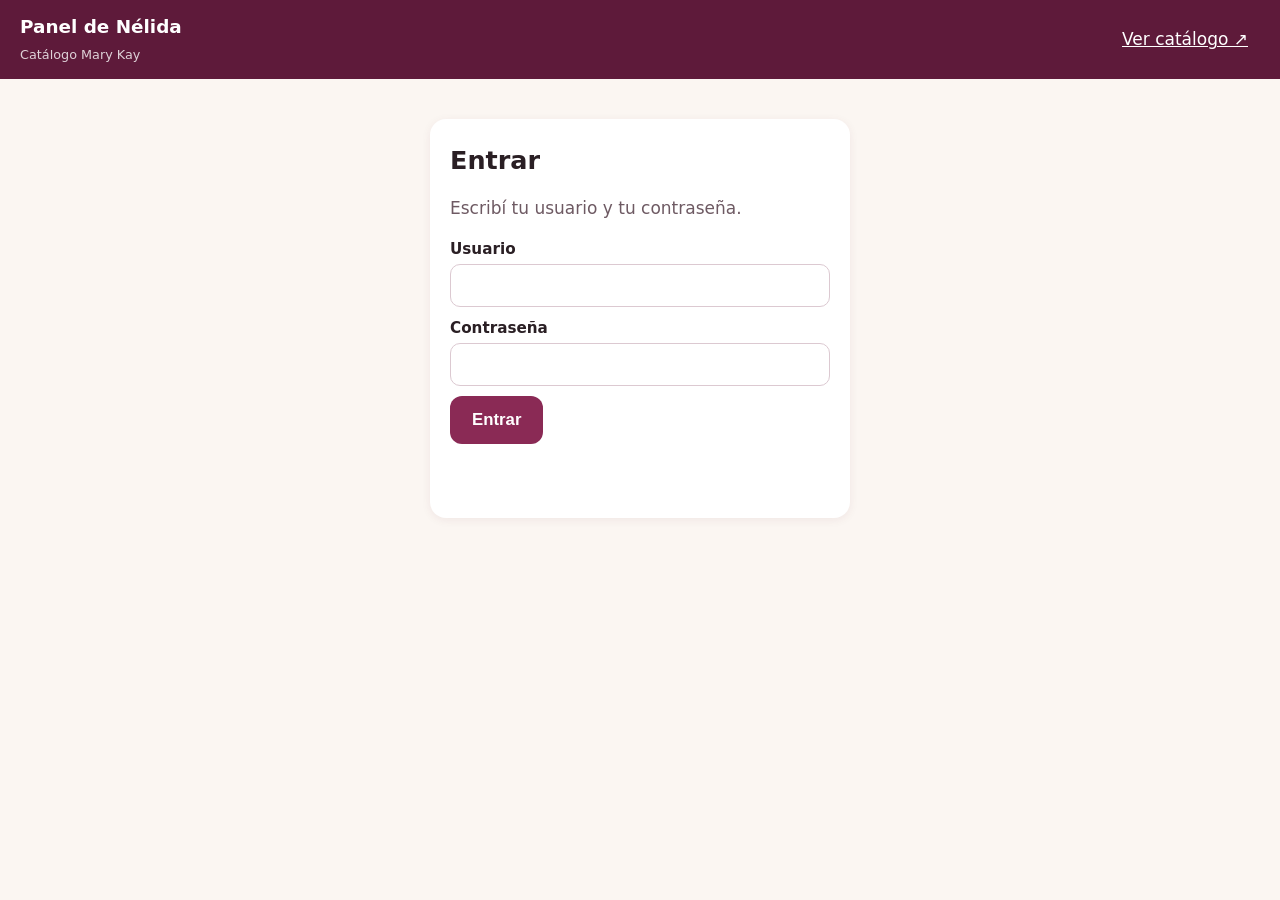
<file: admin.html>
<!DOCTYPE html>
<html lang="es-AR">
<head>
<meta charset="UTF-8">
<meta name="viewport" content="width=device-width, initial-scale=1.0">
<meta name="robots" content="noindex, nofollow">
<title>Panel de Nélida · Catálogo Mary Kay</title>
<link rel="icon" href="/favicon.svg" type="image/svg+xml">
<link rel="stylesheet" href="/admin.css">
</head>
<body>
<header class="top">
  <div><b>Panel de Nélida</b><span>Catálogo Mary Kay</span></div>
  <div class="top-right"><a href="/" target="_blank" rel="noopener">Ver catálogo ↗</a><button id="pwBtn" class="btn ghost hidden" type="button">Cambiar contraseña</button><button id="logoutBtn" class="btn ghost hidden">Salir</button></div>
</header>

<section id="loginView" class="card narrow">
  <h1>Entrar</h1>
  <p class="muted">Escribí tu usuario y tu contraseña.</p>
  <form id="loginForm" autocomplete="on">
    <label>Usuario<input id="loginEmail" type="text" required autocomplete="username" autocapitalize="none" autocorrect="off" spellcheck="false" inputmode="email"></label>
    <label>Contraseña<input id="loginPass" type="password" required autocomplete="current-password"></label>
    <button class="btn big" type="submit">Entrar</button>
    <p id="loginMsg" class="msg"></p>
  </form>
</section>

<main id="appView" class="hidden">
  <nav class="tabs" id="tabs">
    <button data-tab="productos" class="active">🛍 Productos</button>
    <button data-tab="estadisticas">📊 Visitas</button>
    <button data-tab="red">👭 Mi red</button>
    <button data-tab="ventas">💰 Ventas</button>
  </nav>

  <!-- PRODUCTOS -->
  <section id="tab-productos" class="tab">
    <div class="help">Cambiá el <b>precio</b> o el <b>stock</b> y tocá <b>Guardar cambios</b>. Si ponés stock <b>0</b>, en el catálogo aparece “Sin stock”. Si dejás el stock vacío, se muestra disponible.</div>
    <div class="toolbar">
      <input id="pSearch" type="search" placeholder="Buscar producto…">
      <select id="pCat"><option value="">Todas las categorías</option></select>
      <label class="check"><input type="checkbox" id="pOnlyOut"> Solo sin stock</label>
    </div>
    <div id="pList" class="plist"></div>
    <div class="savebar" id="saveBar"><span id="saveInfo">Sin cambios</span><button class="btn big" id="saveBtn" disabled>Guardar cambios</button></div>
  </section>

  <!-- ESTADÍSTICAS -->
  <section id="tab-estadisticas" class="tab hidden">
    <div class="toolbar"><label>Período <select id="sDays"><option value="7">Últimos 7 días</option><option value="30" selected>Últimos 30 días</option><option value="90">Últimos 90 días</option></select></label><button class="btn ghost" id="sReload">Actualizar</button></div>
    <div class="grid2">
      <div class="card"><h2>Visitas por día</h2><div id="sDaysTable"></div></div>
      <div class="card"><h2>Productos más mirados</h2><div id="sTop"></div></div>
    </div>
    <div class="card"><h2>Visitantes (anónimos) y qué miraron</h2><p class="muted small">Cada visitante es un código al azar de su navegador: no sabemos quién es.</p><div id="sVisitors"></div></div>
  </section>

  <!-- MI RED -->
  <section id="tab-red" class="tab hidden">
    <div class="grid2">
      <div class="card">
        <h2 id="mFormTitle">Sumar una persona</h2>
        <form id="mForm">
          <input type="hidden" id="mId">
          <label>Nombre *<input id="mName" required maxlength="120"></label>
          <label>Teléfono o contacto<input id="mContact" maxlength="120"></label>
          <label>Fecha de ingreso<input id="mJoined" type="date"></label>
          <label>¿Quién la sumó? (a cargo de)<select id="mSponsor"><option value="">— Directamente yo —</option></select></label>
          <label>Estado<select id="mStatus"><option value="activa">Activa</option><option value="inactiva">Inactiva</option></select></label>
          <label>Notas<textarea id="mNotes" rows="3"></textarea></label>
          <div class="row"><button class="btn big" type="submit">Guardar</button><button class="btn ghost" type="button" id="mCancel">Limpiar</button></div>
          <p id="mMsg" class="msg"></p>
        </form>
      </div>
      <div class="card"><h2>Mi red</h2><p class="muted small">Tocá un nombre para editarlo. Debajo de cada una aparecen las personas a su cargo.</p><div id="mTree"></div></div>
    </div>
  </section>

  <!-- VENTAS -->
  <section id="tab-ventas" class="tab hidden">
    <div class="grid2">
      <div class="card">
        <h2>Anotar una venta</h2>
        <form id="vForm">
          <label>Persona *<select id="vMember" required></select></label>
          <label>Fecha *<input id="vDate" type="date" required></label>
          <label>Monto ($) *<input id="vAmount" type="number" min="0" step="1" required inputmode="numeric"></label>
          <label>Productos / nota<textarea id="vDetail" rows="3"></textarea></label>
          <button class="btn big" type="submit">Guardar venta</button>
          <p id="vMsg" class="msg"></p>
        </form>
      </div>
      <div class="card"><h2>Totales por persona</h2><div id="vByMember"></div><h2>Totales por mes</h2><div id="vByMonth"></div></div>
    </div>
    <div class="card"><h2>Últimas ventas</h2><div id="vList"></div></div>
  </section>
</main>
<section id="pwView" class="card narrow hidden" aria-labelledby="pwTitle">
  <h2 id="pwTitle">Cambiar contraseña</h2>
  <p class="muted small">Mínimo 8 caracteres. Anotala en un lugar seguro.</p>
  <form id="pwForm" autocomplete="off">
    <input type="text" autocomplete="username" id="pwUser" hidden>
    <label>Contraseña actual<input id="pwOld" type="password" required autocomplete="current-password"></label>
    <label>Contraseña nueva<input id="pwNew" type="password" required minlength="8" autocomplete="new-password"></label>
    <label>Repetir contraseña nueva<input id="pwNew2" type="password" required minlength="8" autocomplete="new-password"></label>
    <button class="btn big" type="submit">Guardar contraseña</button>
    <button class="btn ghost" type="button" id="pwCancel">Cancelar</button>
    <p id="pwMsg" class="msg"></p>
  </form>
</section>
<div id="toast" class="toast"></div>
<script src="/admin.js" defer></script>
</body>
</html>
</file>
<file: admin.css>
:root{--berry:#8a2a55;--berry-deep:#5e1a3a;--blush:#f6e4ea;--paper:#fbf6f2;--ink:#2a1f24;--soft:#6e5a63;--ok:#2f7a4a;--bad:#b3261e}
*{box-sizing:border-box}body{margin:0;font-family:system-ui,-apple-system,"Segoe UI",Roboto,sans-serif;background:var(--paper);color:var(--ink);font-size:17px;line-height:1.45;padding-bottom:90px}
.hidden{display:none!important}
.top{display:flex;justify-content:space-between;align-items:center;padding:14px 20px;background:var(--berry-deep);color:#fff}
.top b{display:block;font-size:1.15rem}.top span{font-size:.8rem;opacity:.8}.top a{color:#fff;margin-right:12px}
.top-right{display:flex;align-items:center}
.card{background:#fff;border-radius:16px;padding:18px 20px;margin:16px;box-shadow:0 2px 10px rgba(94,26,58,.07)}
.narrow{max-width:420px;margin:40px auto}
h1{margin:.2em 0}h2{font-size:1.15rem;margin:.2em 0 .6em;color:var(--berry-deep)}
label{display:block;margin:10px 0;font-weight:600;font-size:.95rem}
input,select,textarea{display:block;width:100%;margin-top:4px;padding:11px 12px;font-size:1rem;border:1.5px solid #dcc9d1;border-radius:10px;background:#fff;font-family:inherit}
input:focus,select:focus,textarea:focus{outline:3px solid #f0c6d6;border-color:var(--berry)}
.btn{background:var(--berry);color:#fff;border:0;border-radius:12px;padding:10px 16px;font-size:1rem;font-weight:600;cursor:pointer}
.btn.big{padding:14px 22px;font-size:1.05rem}.btn.ghost{background:transparent;color:inherit;border:1.5px solid currentColor}
.top .btn.ghost{color:#fff}.btn:disabled{opacity:.45;cursor:default}
.btn.small{padding:6px 10px;font-size:.85rem}.btn.danger{background:var(--bad)}
.muted{color:var(--soft)}.small{font-size:.85rem}.msg{min-height:1.3em;font-weight:600}.msg.err{color:var(--bad)}.msg.ok{color:var(--ok)}
.tabs{display:flex;gap:8px;padding:12px 16px 0;flex-wrap:wrap;position:sticky;top:0;background:var(--paper);z-index:5}
.tabs button{flex:1;min-width:130px;padding:12px;border-radius:12px;border:1.5px solid #e2cfd7;background:#fff;font-size:1rem;font-weight:600;cursor:pointer;color:var(--berry-deep)}
.tabs button.active{background:var(--berry);color:#fff;border-color:var(--berry)}
.help{margin:16px;padding:12px 16px;background:var(--blush);border-radius:12px}
.toolbar{display:flex;gap:10px;flex-wrap:wrap;align-items:center;margin:0 16px}
.toolbar input,.toolbar select{width:auto;flex:1;min-width:180px}.toolbar label{margin:0}
.check{display:flex!important;align-items:center;gap:6px;font-weight:500}.check input{width:auto;margin:0}
.plist{margin:12px 16px}
.prow{display:grid;grid-template-columns:1fr 150px 110px 90px;gap:10px;align-items:center;background:#fff;border-radius:12px;padding:10px 14px;margin-bottom:8px;border:2px solid transparent}
.prow.changed{border-color:#e9a23b;background:#fff9ef}.prow.out{background:#f4f1f2}
.prow .pname b{display:block}.prow .pname small{color:var(--soft)}
.prow input{margin:0;padding:9px}.prow .lbl{font-size:.72rem;color:var(--soft);font-weight:600;display:block}
.prow .outbtn{font-size:.8rem;padding:8px;border-radius:10px;border:1.5px solid #ccc;background:#fff;cursor:pointer}
.cathead{margin:18px 4px 8px;color:var(--berry-deep);font-size:1.05rem}
@media(max-width:640px){.prow{grid-template-columns:1fr 1fr}.prow .pname{grid-column:1/-1}}
.savebar{position:fixed;left:0;right:0;bottom:0;display:flex;justify-content:space-between;align-items:center;gap:10px;padding:12px 18px;background:#fff;box-shadow:0 -3px 12px rgba(0,0,0,.08);z-index:10}
.grid2{display:grid;grid-template-columns:1fr 1fr}@media(max-width:860px){.grid2{grid-template-columns:1fr}}
table{width:100%;border-collapse:collapse;font-size:.95rem}th,td{text-align:left;padding:7px 6px;border-bottom:1px solid #eee;vertical-align:top}th{color:var(--soft);font-size:.8rem;text-transform:uppercase}
td.num,th.num{text-align:right}
.tree ul{list-style:none;padding-left:22px;margin:4px 0;border-left:2px solid #f0d9e2}.tree>ul{padding-left:0;border:0}
.tree li{margin:6px 0}.mem{cursor:pointer;padding:6px 10px;border-radius:10px;background:var(--blush);display:inline-block}
.mem.inactiva{opacity:.55;text-decoration:line-through}.mem small{color:var(--soft);margin-left:6px}
.row{display:flex;gap:10px}
.toast{position:fixed;left:50%;bottom:90px;transform:translateX(-50%);background:var(--ink);color:#fff;padding:12px 18px;border-radius:12px;opacity:0;transition:.3s;pointer-events:none;z-index:20}
.toast.show{opacity:1}
</file>
